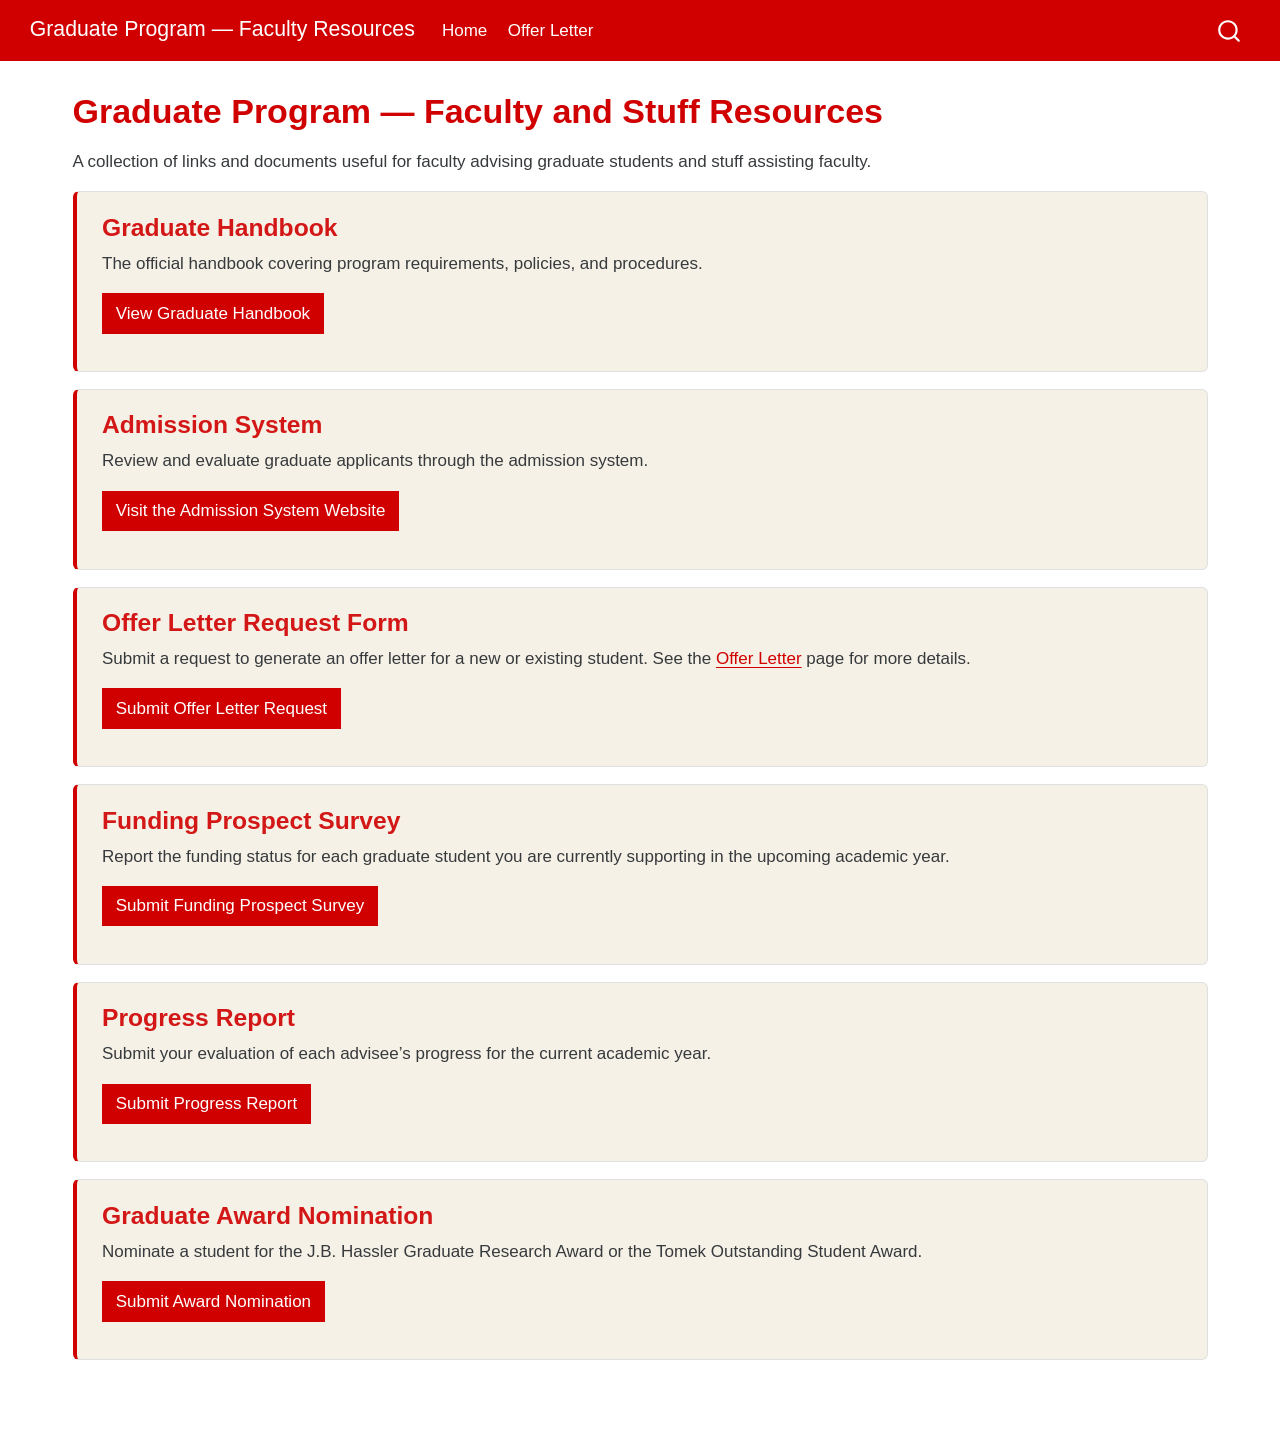
<file: docs/index.html>
<!DOCTYPE html>
<html xmlns="http://www.w3.org/1999/xhtml" lang="en" xml:lang="en"><head>

<meta charset="utf-8">
<meta name="generator" content="quarto-1.7.32">

<meta name="viewport" content="width=device-width, initial-scale=1.0, user-scalable=yes">


<title>Graduate Program — Faculty and Stuff Resources – Graduate Program — Faculty Resources</title>
<style>
code{white-space: pre-wrap;}
span.smallcaps{font-variant: small-caps;}
div.columns{display: flex; gap: min(4vw, 1.5em);}
div.column{flex: auto; overflow-x: auto;}
div.hanging-indent{margin-left: 1.5em; text-indent: -1.5em;}
ul.task-list{list-style: none;}
ul.task-list li input[type="checkbox"] {
  width: 0.8em;
  margin: 0 0.8em 0.2em -1em; /* quarto-specific, see https://github.com/quarto-dev/quarto-cli/issues/4556 */ 
  vertical-align: middle;
}
</style>


<script src="site_libs/quarto-nav/quarto-nav.js"></script>
<script src="site_libs/quarto-nav/headroom.min.js"></script>
<script src="site_libs/clipboard/clipboard.min.js"></script>
<script src="site_libs/quarto-search/autocomplete.umd.js"></script>
<script src="site_libs/quarto-search/fuse.min.js"></script>
<script src="site_libs/quarto-search/quarto-search.js"></script>
<meta name="quarto:offset" content="./">
<script src="site_libs/quarto-html/quarto.js" type="module"></script>
<script src="site_libs/quarto-html/tabsets/tabsets.js" type="module"></script>
<script src="site_libs/quarto-html/popper.min.js"></script>
<script src="site_libs/quarto-html/tippy.umd.min.js"></script>
<script src="site_libs/quarto-html/anchor.min.js"></script>
<link href="site_libs/quarto-html/tippy.css" rel="stylesheet">
<link href="site_libs/quarto-html/quarto-syntax-highlighting-37eea08aefeeee20ff55810ff984fec1.css" rel="stylesheet" id="quarto-text-highlighting-styles">
<script src="site_libs/bootstrap/bootstrap.min.js"></script>
<link href="site_libs/bootstrap/bootstrap-icons.css" rel="stylesheet">
<link href="site_libs/bootstrap/bootstrap-75c5edff197cda3cdc5ed9a841f1afc7.min.css" rel="stylesheet" append-hash="true" id="quarto-bootstrap" data-mode="light">
<script id="quarto-search-options" type="application/json">{
  "location": "navbar",
  "copy-button": false,
  "collapse-after": 3,
  "panel-placement": "end",
  "type": "overlay",
  "limit": 50,
  "keyboard-shortcut": [
    "f",
    "/",
    "s"
  ],
  "show-item-context": false,
  "language": {
    "search-no-results-text": "No results",
    "search-matching-documents-text": "matching documents",
    "search-copy-link-title": "Copy link to search",
    "search-hide-matches-text": "Hide additional matches",
    "search-more-match-text": "more match in this document",
    "search-more-matches-text": "more matches in this document",
    "search-clear-button-title": "Clear",
    "search-text-placeholder": "",
    "search-detached-cancel-button-title": "Cancel",
    "search-submit-button-title": "Submit",
    "search-label": "Search"
  }
}</script>


<meta property="og:title" content="Graduate Program — Faculty and Stuff Resources – Graduate Program — Faculty Resources">
<meta property="og:description" content="">
<meta property="og:site_name" content="Graduate Program — Faculty Resources">
</head>

<body class="nav-fixed quarto-light">

<div id="quarto-search-results"></div>
  <header id="quarto-header" class="headroom fixed-top">
    <nav class="navbar navbar-expand-lg " data-bs-theme="dark">
      <div class="navbar-container container-fluid">
      <div class="navbar-brand-container mx-auto">
    <a class="navbar-brand" href="./index.html">
    <span class="navbar-title">Graduate Program — Faculty Resources</span>
    </a>
  </div>
            <div id="quarto-search" class="" title="Search"></div>
          <button class="navbar-toggler" type="button" data-bs-toggle="collapse" data-bs-target="#navbarCollapse" aria-controls="navbarCollapse" role="menu" aria-expanded="false" aria-label="Toggle navigation" onclick="if (window.quartoToggleHeadroom) { window.quartoToggleHeadroom(); }">
  <span class="navbar-toggler-icon"></span>
</button>
          <div class="collapse navbar-collapse" id="navbarCollapse">
            <ul class="navbar-nav navbar-nav-scroll me-auto">
  <li class="nav-item">
    <a class="nav-link active" href="./index.html" aria-current="page"> 
<span class="menu-text">Home</span></a>
  </li>  
  <li class="nav-item">
    <a class="nav-link" href="./offer-letter.html"> 
<span class="menu-text">Offer Letter</span></a>
  </li>  
</ul>
          </div> <!-- /navcollapse -->
            <div class="quarto-navbar-tools">
</div>
      </div> <!-- /container-fluid -->
    </nav>
</header>
<!-- content -->
<div id="quarto-content" class="quarto-container page-columns page-rows-contents page-layout-full page-navbar">
<!-- sidebar -->
<!-- margin-sidebar -->
    
<!-- main -->
<main class="content column-page" id="quarto-document-content">

<header id="title-block-header" class="quarto-title-block default">
<div class="quarto-title">
<h1 class="title">Graduate Program — Faculty and Stuff Resources</h1>
</div>



<div class="quarto-title-meta column-page">

    
  
    
  </div>
  


</header>


<p>A collection of links and documents useful for faculty advising graduate students and stuff assisting faculty.</p>
<section id="graduate-handbook" class="level3 resource-card">
<h3 class="anchored" data-anchor-id="graduate-handbook">Graduate Handbook</h3>
<p>The official handbook covering program requirements, policies, and procedures.</p>
<p><a href="handbook/index.html" class="btn btn-primary">View Graduate Handbook</a></p>
</section>
<section id="admission-system" class="level3 resource-card">
<h3 class="anchored" data-anchor-id="admission-system">Admission System</h3>
<p>Review and evaluate graduate applicants through the admission system.</p>
<p><a href="http://go.unl.edu/grad-admit" class="btn btn-primary">Visit the Admission System Website</a></p>
</section>
<section id="offer-letter-request-form" class="level3 resource-card">
<h3 class="anchored" data-anchor-id="offer-letter-request-form">Offer Letter Request Form</h3>
<p>Submit a request to generate an offer letter for a new or existing student. See the <a href="./offer-letter.html">Offer Letter</a> page for more details.</p>
<p><a href="https://script.google.com/macros/s/AKfycbyHAvpu_tH0o9gO7aVUkWvyAjfIdNLRA--xH2B9jdLjE8R2g6spRIekLAWOMuSr9ptrMQ/exec" class="btn btn-primary">Submit Offer Letter Request</a></p>
</section>
<section id="funding-prospect-survey" class="level3 resource-card">
<h3 class="anchored" data-anchor-id="funding-prospect-survey">Funding Prospect Survey</h3>
<p>Report the funding status for each graduate student you are currently supporting in the upcoming academic year.</p>
<p><a href="https://script.google.com/macros/s/AKfycbzyhNea_V7bQaQnw_u6R6zon5amTZ_Pv9pOFje_9Xn8S6-_i98ggy11B7zNRjfDlcwp/exec" class="btn btn-primary">Submit Funding Prospect Survey</a></p>
</section>
<section id="progress-report" class="level3 resource-card">
<h3 class="anchored" data-anchor-id="progress-report">Progress Report</h3>
<p>Submit your evaluation of each advisee’s progress for the current academic year.</p>
<p><a href="https://script.google.com/macros/s/AKfycbxddpNMGXCWcf2VDLYydbAhO1SJfTt8M5uQpdWJ19H9t_Z2EggouKkk31lokQe4N_AfJw/exec" class="btn btn-primary">Submit Progress Report</a></p>
</section>
<section id="graduate-award-nomination" class="level3 resource-card">
<h3 class="anchored" data-anchor-id="graduate-award-nomination">Graduate Award Nomination</h3>
<p>Nominate a student for the J.B. Hassler Graduate Research Award or the Tomek Outstanding Student Award.</p>
<p><a href="https://script.google.com/macros/s/AKfycbxa7hXmOCkZhOEdfNa3gT23Lsm--2WcBTDQEy_qBX-O3TXoO_pQ0bZqVoCAgNmN1bB6hQ/exec" class="btn btn-primary">Submit Award Nomination</a></p>
</section>



</main> <!-- /main -->
<script id="quarto-html-after-body" type="application/javascript">
  window.document.addEventListener("DOMContentLoaded", function (event) {
    const icon = "";
    const anchorJS = new window.AnchorJS();
    anchorJS.options = {
      placement: 'right',
      icon: icon
    };
    anchorJS.add('.anchored');
    const isCodeAnnotation = (el) => {
      for (const clz of el.classList) {
        if (clz.startsWith('code-annotation-')) {                     
          return true;
        }
      }
      return false;
    }
    const onCopySuccess = function(e) {
      // button target
      const button = e.trigger;
      // don't keep focus
      button.blur();
      // flash "checked"
      button.classList.add('code-copy-button-checked');
      var currentTitle = button.getAttribute("title");
      button.setAttribute("title", "Copied!");
      let tooltip;
      if (window.bootstrap) {
        button.setAttribute("data-bs-toggle", "tooltip");
        button.setAttribute("data-bs-placement", "left");
        button.setAttribute("data-bs-title", "Copied!");
        tooltip = new bootstrap.Tooltip(button, 
          { trigger: "manual", 
            customClass: "code-copy-button-tooltip",
            offset: [0, -8]});
        tooltip.show();    
      }
      setTimeout(function() {
        if (tooltip) {
          tooltip.hide();
          button.removeAttribute("data-bs-title");
          button.removeAttribute("data-bs-toggle");
          button.removeAttribute("data-bs-placement");
        }
        button.setAttribute("title", currentTitle);
        button.classList.remove('code-copy-button-checked');
      }, 1000);
      // clear code selection
      e.clearSelection();
    }
    const getTextToCopy = function(trigger) {
        const codeEl = trigger.previousElementSibling.cloneNode(true);
        for (const childEl of codeEl.children) {
          if (isCodeAnnotation(childEl)) {
            childEl.remove();
          }
        }
        return codeEl.innerText;
    }
    const clipboard = new window.ClipboardJS('.code-copy-button:not([data-in-quarto-modal])', {
      text: getTextToCopy
    });
    clipboard.on('success', onCopySuccess);
    if (window.document.getElementById('quarto-embedded-source-code-modal')) {
      const clipboardModal = new window.ClipboardJS('.code-copy-button[data-in-quarto-modal]', {
        text: getTextToCopy,
        container: window.document.getElementById('quarto-embedded-source-code-modal')
      });
      clipboardModal.on('success', onCopySuccess);
    }
      var localhostRegex = new RegExp(/^(?:http|https):\/\/localhost\:?[0-9]*\//);
      var mailtoRegex = new RegExp(/^mailto:/);
        var filterRegex = new RegExp('/' + window.location.host + '/');
      var isInternal = (href) => {
          return filterRegex.test(href) || localhostRegex.test(href) || mailtoRegex.test(href);
      }
      // Inspect non-navigation links and adorn them if external
     var links = window.document.querySelectorAll('a[href]:not(.nav-link):not(.navbar-brand):not(.toc-action):not(.sidebar-link):not(.sidebar-item-toggle):not(.pagination-link):not(.no-external):not([aria-hidden]):not(.dropdown-item):not(.quarto-navigation-tool):not(.about-link)');
      for (var i=0; i<links.length; i++) {
        const link = links[i];
        if (!isInternal(link.href)) {
          // undo the damage that might have been done by quarto-nav.js in the case of
          // links that we want to consider external
          if (link.dataset.originalHref !== undefined) {
            link.href = link.dataset.originalHref;
          }
        }
      }
    function tippyHover(el, contentFn, onTriggerFn, onUntriggerFn) {
      const config = {
        allowHTML: true,
        maxWidth: 500,
        delay: 100,
        arrow: false,
        appendTo: function(el) {
            return el.parentElement;
        },
        interactive: true,
        interactiveBorder: 10,
        theme: 'quarto',
        placement: 'bottom-start',
      };
      if (contentFn) {
        config.content = contentFn;
      }
      if (onTriggerFn) {
        config.onTrigger = onTriggerFn;
      }
      if (onUntriggerFn) {
        config.onUntrigger = onUntriggerFn;
      }
      window.tippy(el, config); 
    }
    const noterefs = window.document.querySelectorAll('a[role="doc-noteref"]');
    for (var i=0; i<noterefs.length; i++) {
      const ref = noterefs[i];
      tippyHover(ref, function() {
        // use id or data attribute instead here
        let href = ref.getAttribute('data-footnote-href') || ref.getAttribute('href');
        try { href = new URL(href).hash; } catch {}
        const id = href.replace(/^#\/?/, "");
        const note = window.document.getElementById(id);
        if (note) {
          return note.innerHTML;
        } else {
          return "";
        }
      });
    }
    const xrefs = window.document.querySelectorAll('a.quarto-xref');
    const processXRef = (id, note) => {
      // Strip column container classes
      const stripColumnClz = (el) => {
        el.classList.remove("page-full", "page-columns");
        if (el.children) {
          for (const child of el.children) {
            stripColumnClz(child);
          }
        }
      }
      stripColumnClz(note)
      if (id === null || id.startsWith('sec-')) {
        // Special case sections, only their first couple elements
        const container = document.createElement("div");
        if (note.children && note.children.length > 2) {
          container.appendChild(note.children[0].cloneNode(true));
          for (let i = 1; i < note.children.length; i++) {
            const child = note.children[i];
            if (child.tagName === "P" && child.innerText === "") {
              continue;
            } else {
              container.appendChild(child.cloneNode(true));
              break;
            }
          }
          if (window.Quarto?.typesetMath) {
            window.Quarto.typesetMath(container);
          }
          return container.innerHTML
        } else {
          if (window.Quarto?.typesetMath) {
            window.Quarto.typesetMath(note);
          }
          return note.innerHTML;
        }
      } else {
        // Remove any anchor links if they are present
        const anchorLink = note.querySelector('a.anchorjs-link');
        if (anchorLink) {
          anchorLink.remove();
        }
        if (window.Quarto?.typesetMath) {
          window.Quarto.typesetMath(note);
        }
        if (note.classList.contains("callout")) {
          return note.outerHTML;
        } else {
          return note.innerHTML;
        }
      }
    }
    for (var i=0; i<xrefs.length; i++) {
      const xref = xrefs[i];
      tippyHover(xref, undefined, function(instance) {
        instance.disable();
        let url = xref.getAttribute('href');
        let hash = undefined; 
        if (url.startsWith('#')) {
          hash = url;
        } else {
          try { hash = new URL(url).hash; } catch {}
        }
        if (hash) {
          const id = hash.replace(/^#\/?/, "");
          const note = window.document.getElementById(id);
          if (note !== null) {
            try {
              const html = processXRef(id, note.cloneNode(true));
              instance.setContent(html);
            } finally {
              instance.enable();
              instance.show();
            }
          } else {
            // See if we can fetch this
            fetch(url.split('#')[0])
            .then(res => res.text())
            .then(html => {
              const parser = new DOMParser();
              const htmlDoc = parser.parseFromString(html, "text/html");
              const note = htmlDoc.getElementById(id);
              if (note !== null) {
                const html = processXRef(id, note);
                instance.setContent(html);
              } 
            }).finally(() => {
              instance.enable();
              instance.show();
            });
          }
        } else {
          // See if we can fetch a full url (with no hash to target)
          // This is a special case and we should probably do some content thinning / targeting
          fetch(url)
          .then(res => res.text())
          .then(html => {
            const parser = new DOMParser();
            const htmlDoc = parser.parseFromString(html, "text/html");
            const note = htmlDoc.querySelector('main.content');
            if (note !== null) {
              // This should only happen for chapter cross references
              // (since there is no id in the URL)
              // remove the first header
              if (note.children.length > 0 && note.children[0].tagName === "HEADER") {
                note.children[0].remove();
              }
              const html = processXRef(null, note);
              instance.setContent(html);
            } 
          }).finally(() => {
            instance.enable();
            instance.show();
          });
        }
      }, function(instance) {
      });
    }
        let selectedAnnoteEl;
        const selectorForAnnotation = ( cell, annotation) => {
          let cellAttr = 'data-code-cell="' + cell + '"';
          let lineAttr = 'data-code-annotation="' +  annotation + '"';
          const selector = 'span[' + cellAttr + '][' + lineAttr + ']';
          return selector;
        }
        const selectCodeLines = (annoteEl) => {
          const doc = window.document;
          const targetCell = annoteEl.getAttribute("data-target-cell");
          const targetAnnotation = annoteEl.getAttribute("data-target-annotation");
          const annoteSpan = window.document.querySelector(selectorForAnnotation(targetCell, targetAnnotation));
          const lines = annoteSpan.getAttribute("data-code-lines").split(",");
          const lineIds = lines.map((line) => {
            return targetCell + "-" + line;
          })
          let top = null;
          let height = null;
          let parent = null;
          if (lineIds.length > 0) {
              //compute the position of the single el (top and bottom and make a div)
              const el = window.document.getElementById(lineIds[0]);
              top = el.offsetTop;
              height = el.offsetHeight;
              parent = el.parentElement.parentElement;
            if (lineIds.length > 1) {
              const lastEl = window.document.getElementById(lineIds[lineIds.length - 1]);
              const bottom = lastEl.offsetTop + lastEl.offsetHeight;
              height = bottom - top;
            }
            if (top !== null && height !== null && parent !== null) {
              // cook up a div (if necessary) and position it 
              let div = window.document.getElementById("code-annotation-line-highlight");
              if (div === null) {
                div = window.document.createElement("div");
                div.setAttribute("id", "code-annotation-line-highlight");
                div.style.position = 'absolute';
                parent.appendChild(div);
              }
              div.style.top = top - 2 + "px";
              div.style.height = height + 4 + "px";
              div.style.left = 0;
              let gutterDiv = window.document.getElementById("code-annotation-line-highlight-gutter");
              if (gutterDiv === null) {
                gutterDiv = window.document.createElement("div");
                gutterDiv.setAttribute("id", "code-annotation-line-highlight-gutter");
                gutterDiv.style.position = 'absolute';
                const codeCell = window.document.getElementById(targetCell);
                const gutter = codeCell.querySelector('.code-annotation-gutter');
                gutter.appendChild(gutterDiv);
              }
              gutterDiv.style.top = top - 2 + "px";
              gutterDiv.style.height = height + 4 + "px";
            }
            selectedAnnoteEl = annoteEl;
          }
        };
        const unselectCodeLines = () => {
          const elementsIds = ["code-annotation-line-highlight", "code-annotation-line-highlight-gutter"];
          elementsIds.forEach((elId) => {
            const div = window.document.getElementById(elId);
            if (div) {
              div.remove();
            }
          });
          selectedAnnoteEl = undefined;
        };
          // Handle positioning of the toggle
      window.addEventListener(
        "resize",
        throttle(() => {
          elRect = undefined;
          if (selectedAnnoteEl) {
            selectCodeLines(selectedAnnoteEl);
          }
        }, 10)
      );
      function throttle(fn, ms) {
      let throttle = false;
      let timer;
        return (...args) => {
          if(!throttle) { // first call gets through
              fn.apply(this, args);
              throttle = true;
          } else { // all the others get throttled
              if(timer) clearTimeout(timer); // cancel #2
              timer = setTimeout(() => {
                fn.apply(this, args);
                timer = throttle = false;
              }, ms);
          }
        };
      }
        // Attach click handler to the DT
        const annoteDls = window.document.querySelectorAll('dt[data-target-cell]');
        for (const annoteDlNode of annoteDls) {
          annoteDlNode.addEventListener('click', (event) => {
            const clickedEl = event.target;
            if (clickedEl !== selectedAnnoteEl) {
              unselectCodeLines();
              const activeEl = window.document.querySelector('dt[data-target-cell].code-annotation-active');
              if (activeEl) {
                activeEl.classList.remove('code-annotation-active');
              }
              selectCodeLines(clickedEl);
              clickedEl.classList.add('code-annotation-active');
            } else {
              // Unselect the line
              unselectCodeLines();
              clickedEl.classList.remove('code-annotation-active');
            }
          });
        }
    const findCites = (el) => {
      const parentEl = el.parentElement;
      if (parentEl) {
        const cites = parentEl.dataset.cites;
        if (cites) {
          return {
            el,
            cites: cites.split(' ')
          };
        } else {
          return findCites(el.parentElement)
        }
      } else {
        return undefined;
      }
    };
    var bibliorefs = window.document.querySelectorAll('a[role="doc-biblioref"]');
    for (var i=0; i<bibliorefs.length; i++) {
      const ref = bibliorefs[i];
      const citeInfo = findCites(ref);
      if (citeInfo) {
        tippyHover(citeInfo.el, function() {
          var popup = window.document.createElement('div');
          citeInfo.cites.forEach(function(cite) {
            var citeDiv = window.document.createElement('div');
            citeDiv.classList.add('hanging-indent');
            citeDiv.classList.add('csl-entry');
            var biblioDiv = window.document.getElementById('ref-' + cite);
            if (biblioDiv) {
              citeDiv.innerHTML = biblioDiv.innerHTML;
            }
            popup.appendChild(citeDiv);
          });
          return popup.innerHTML;
        });
      }
    }
  });
  </script>
</div> <!-- /content -->




</body></html>
</file>
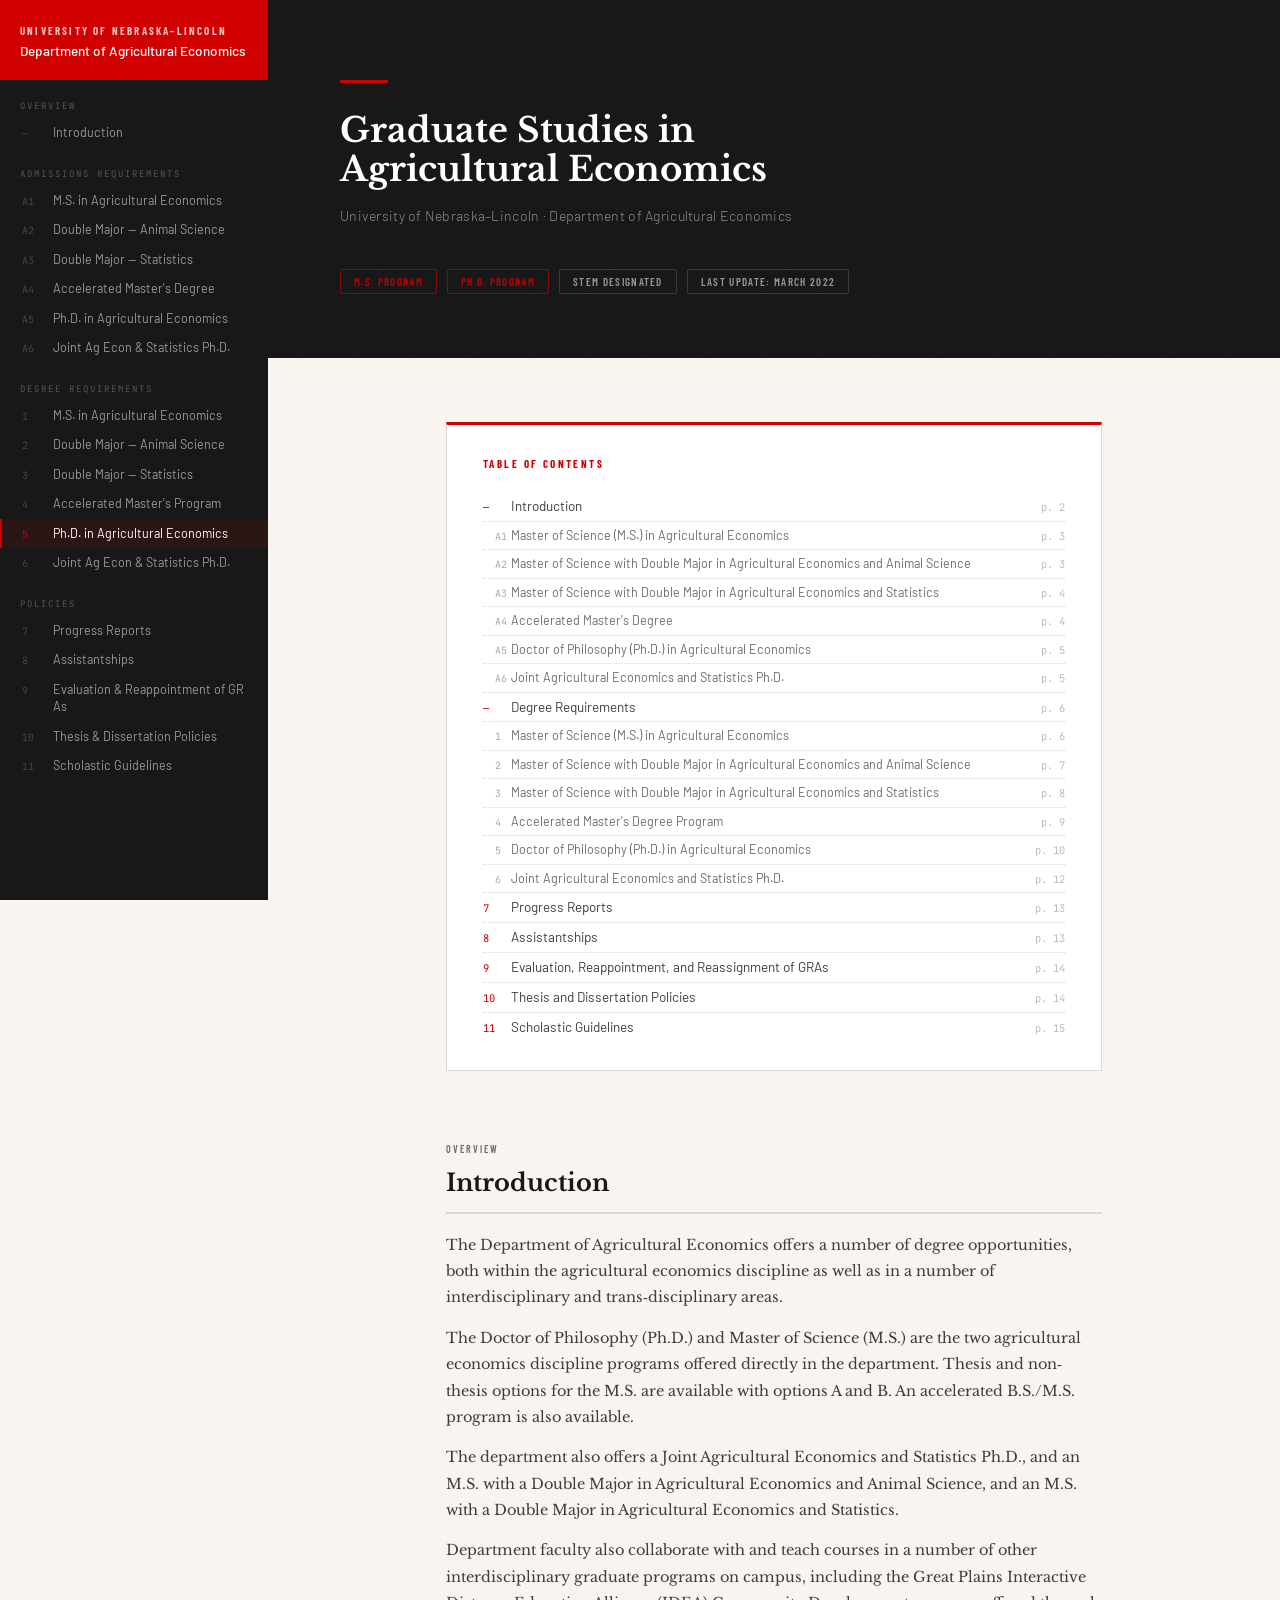
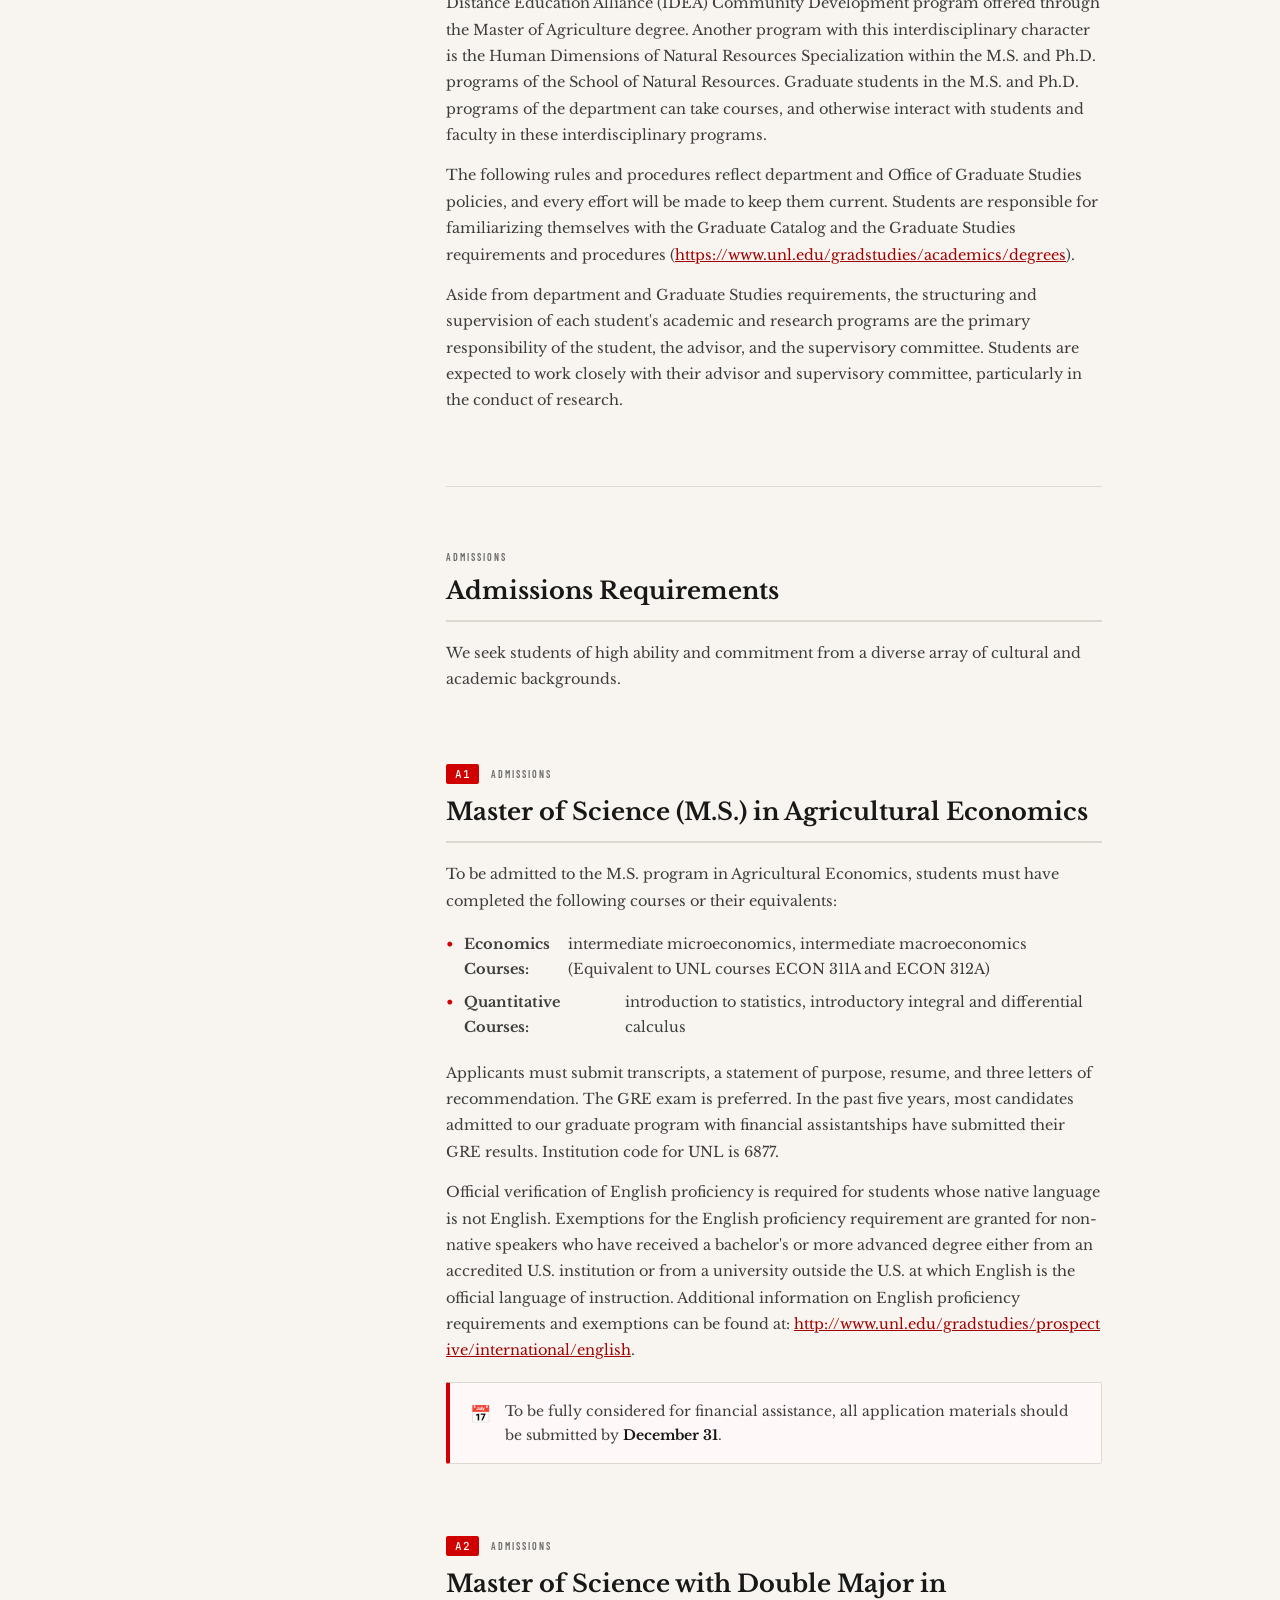
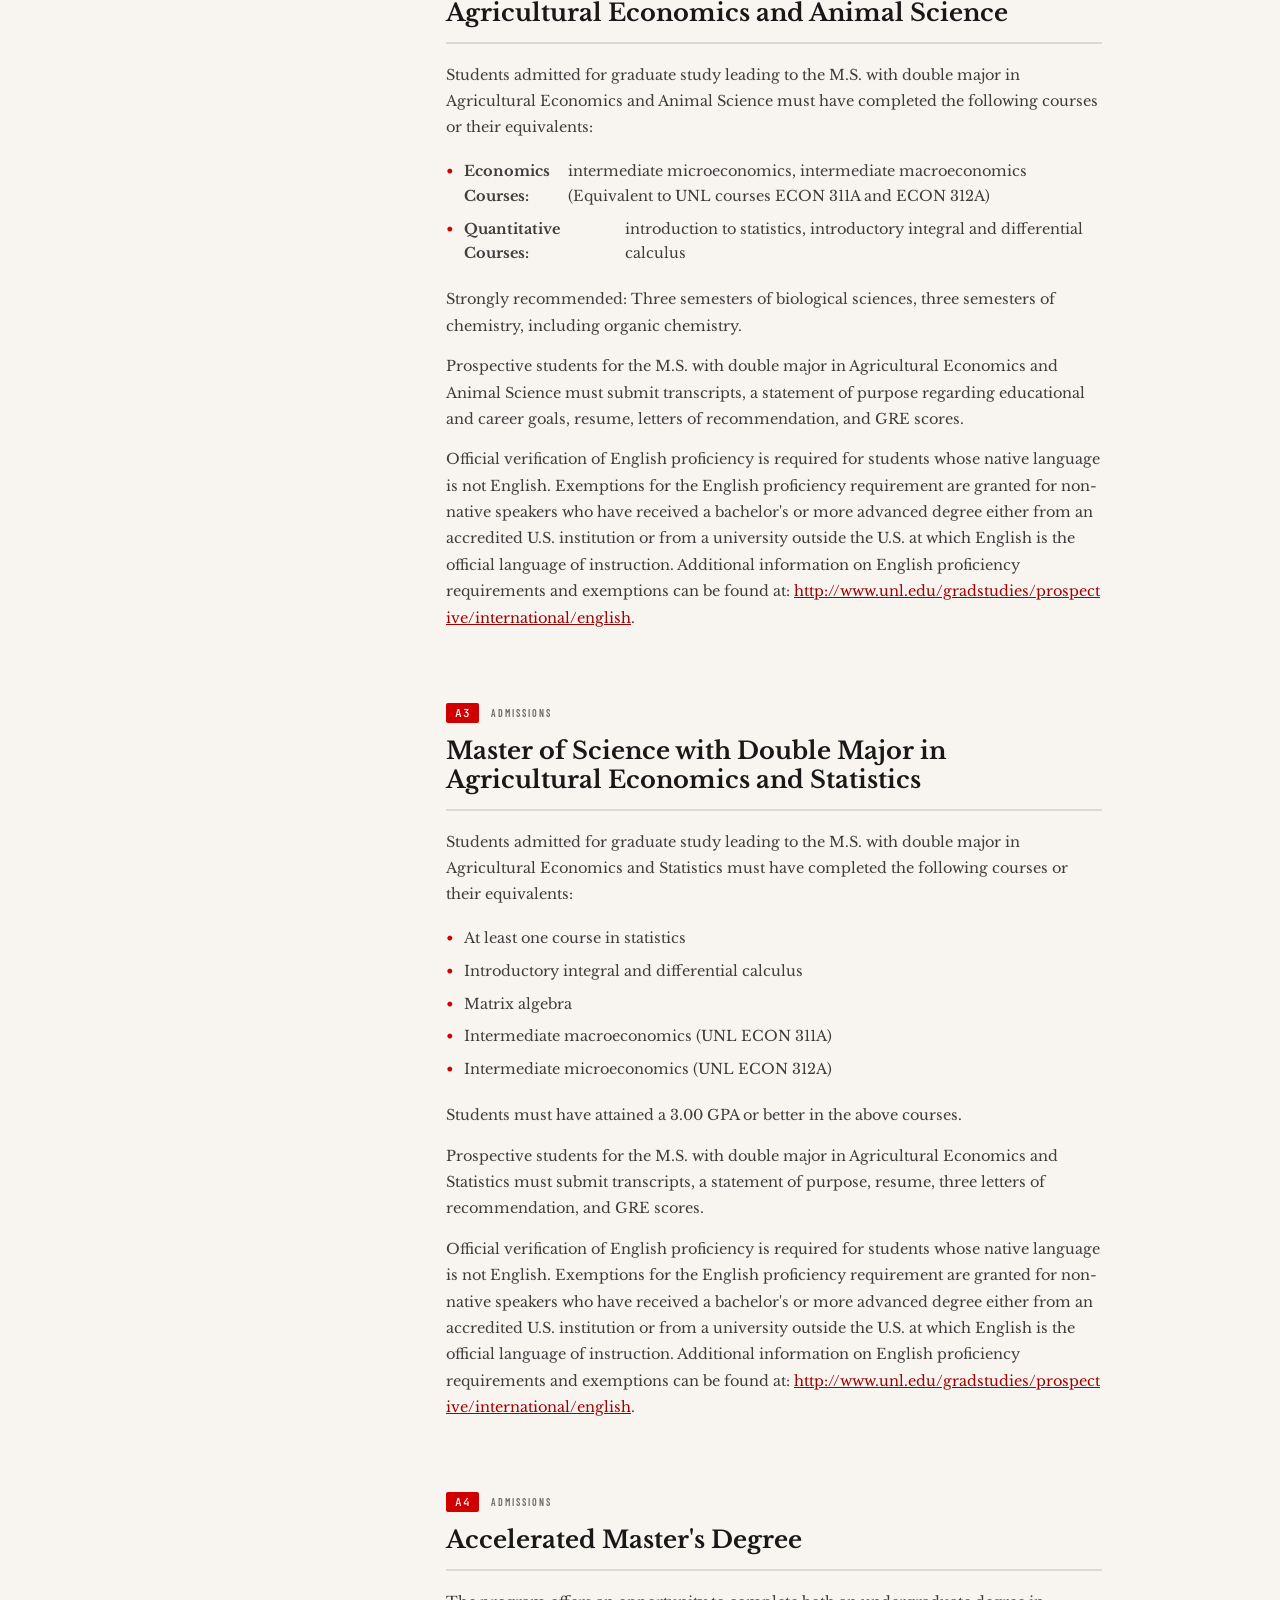
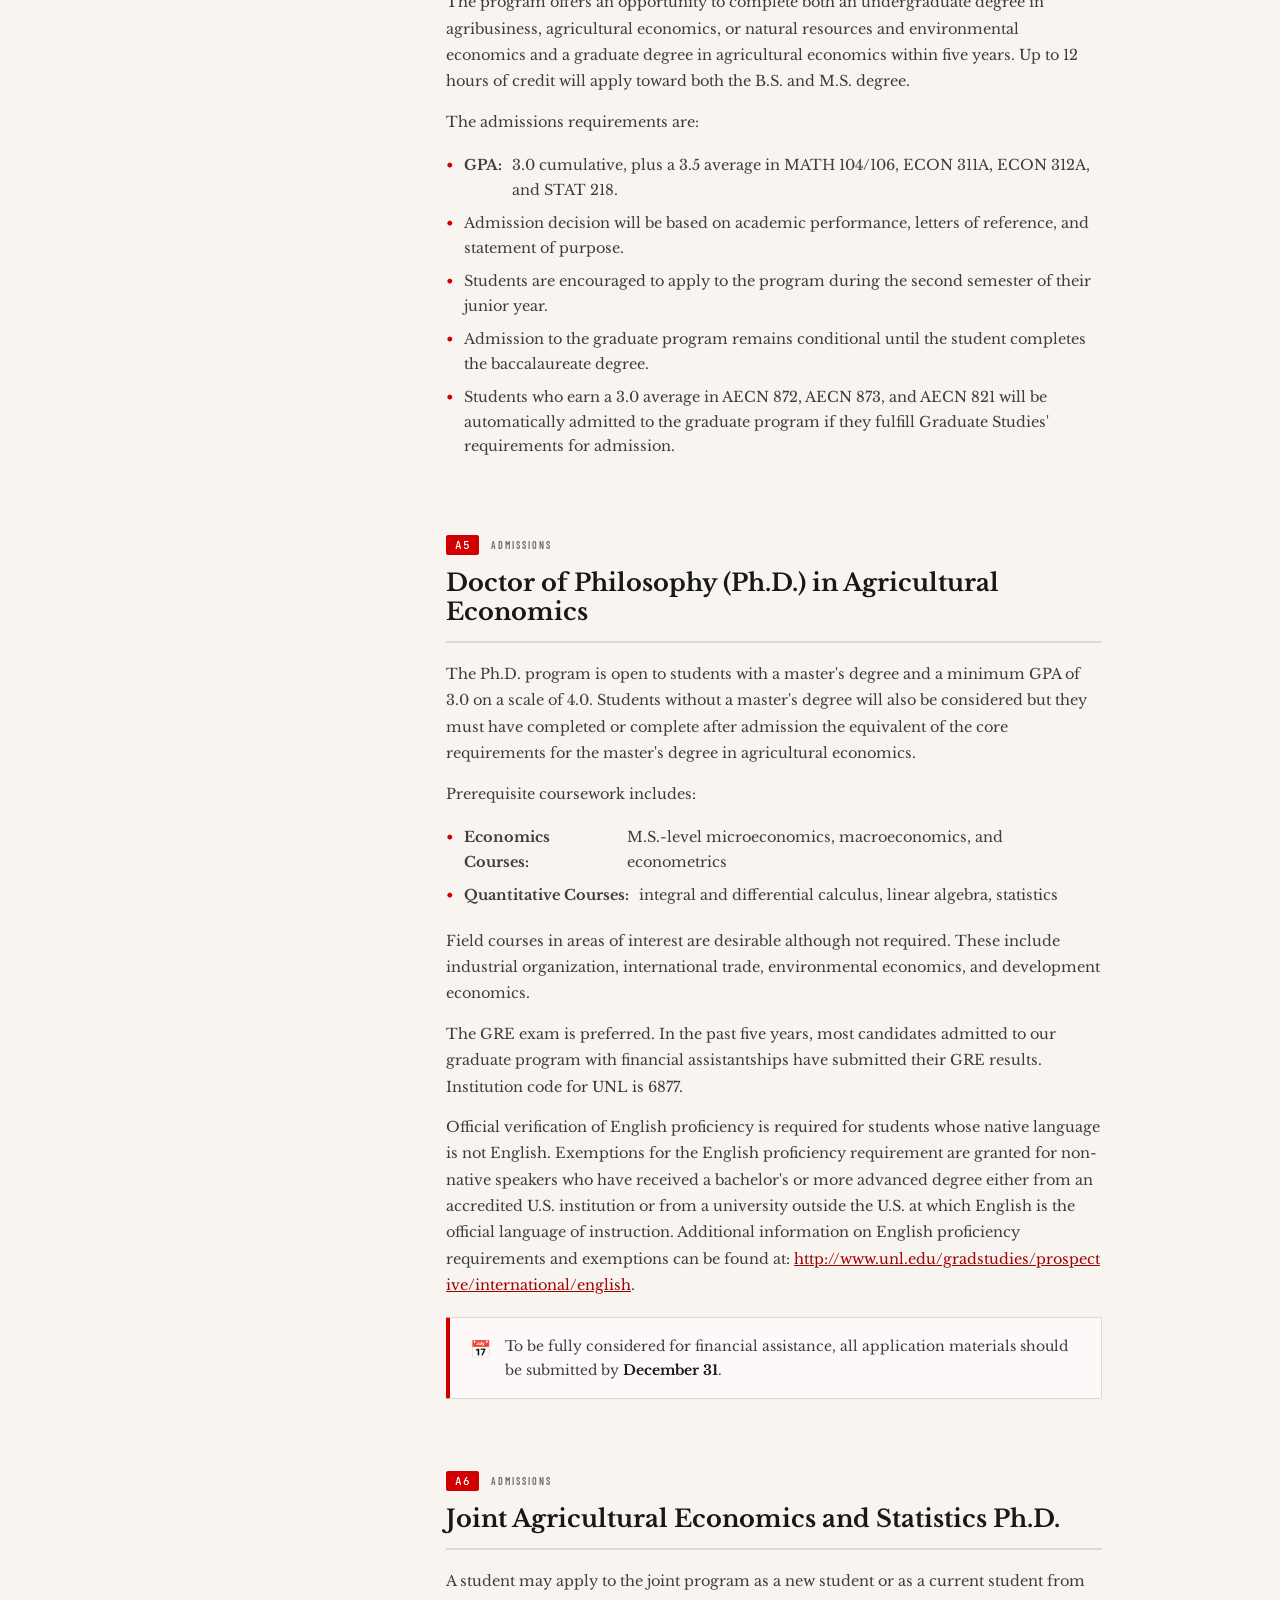
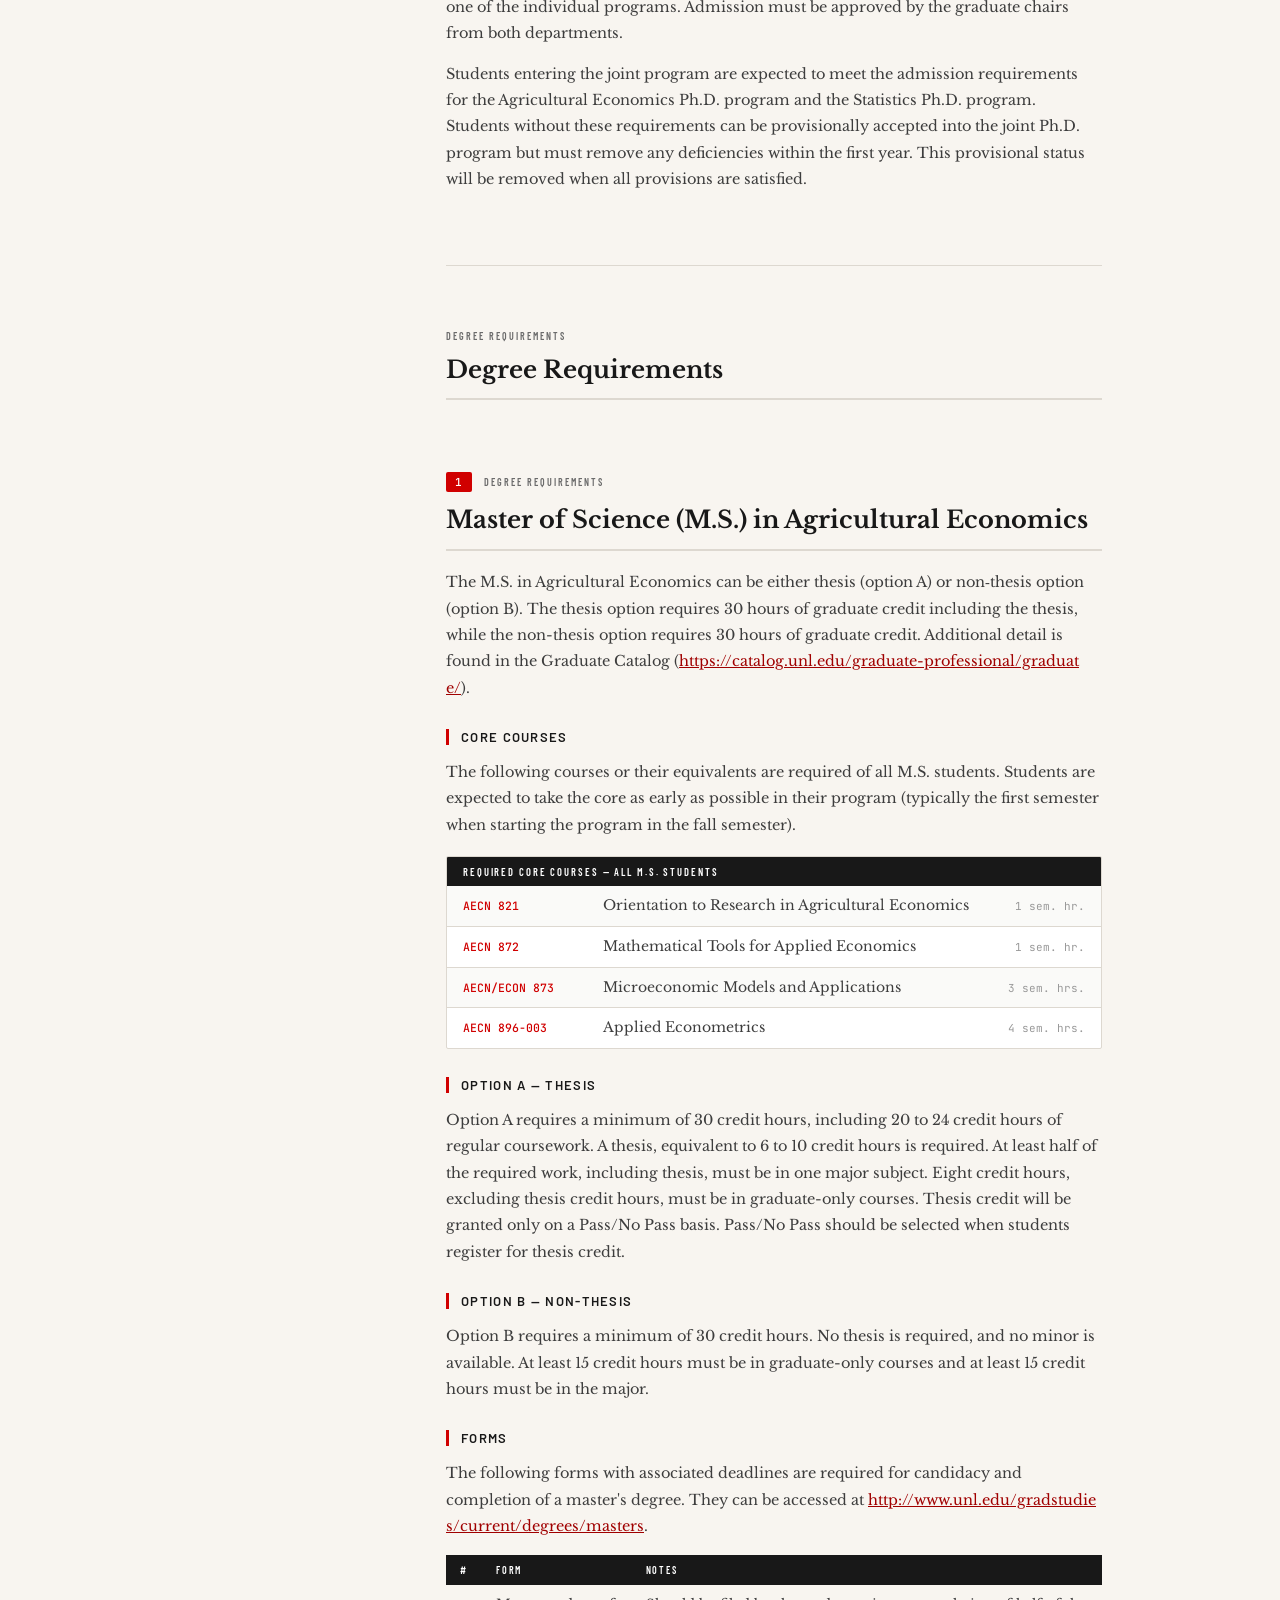
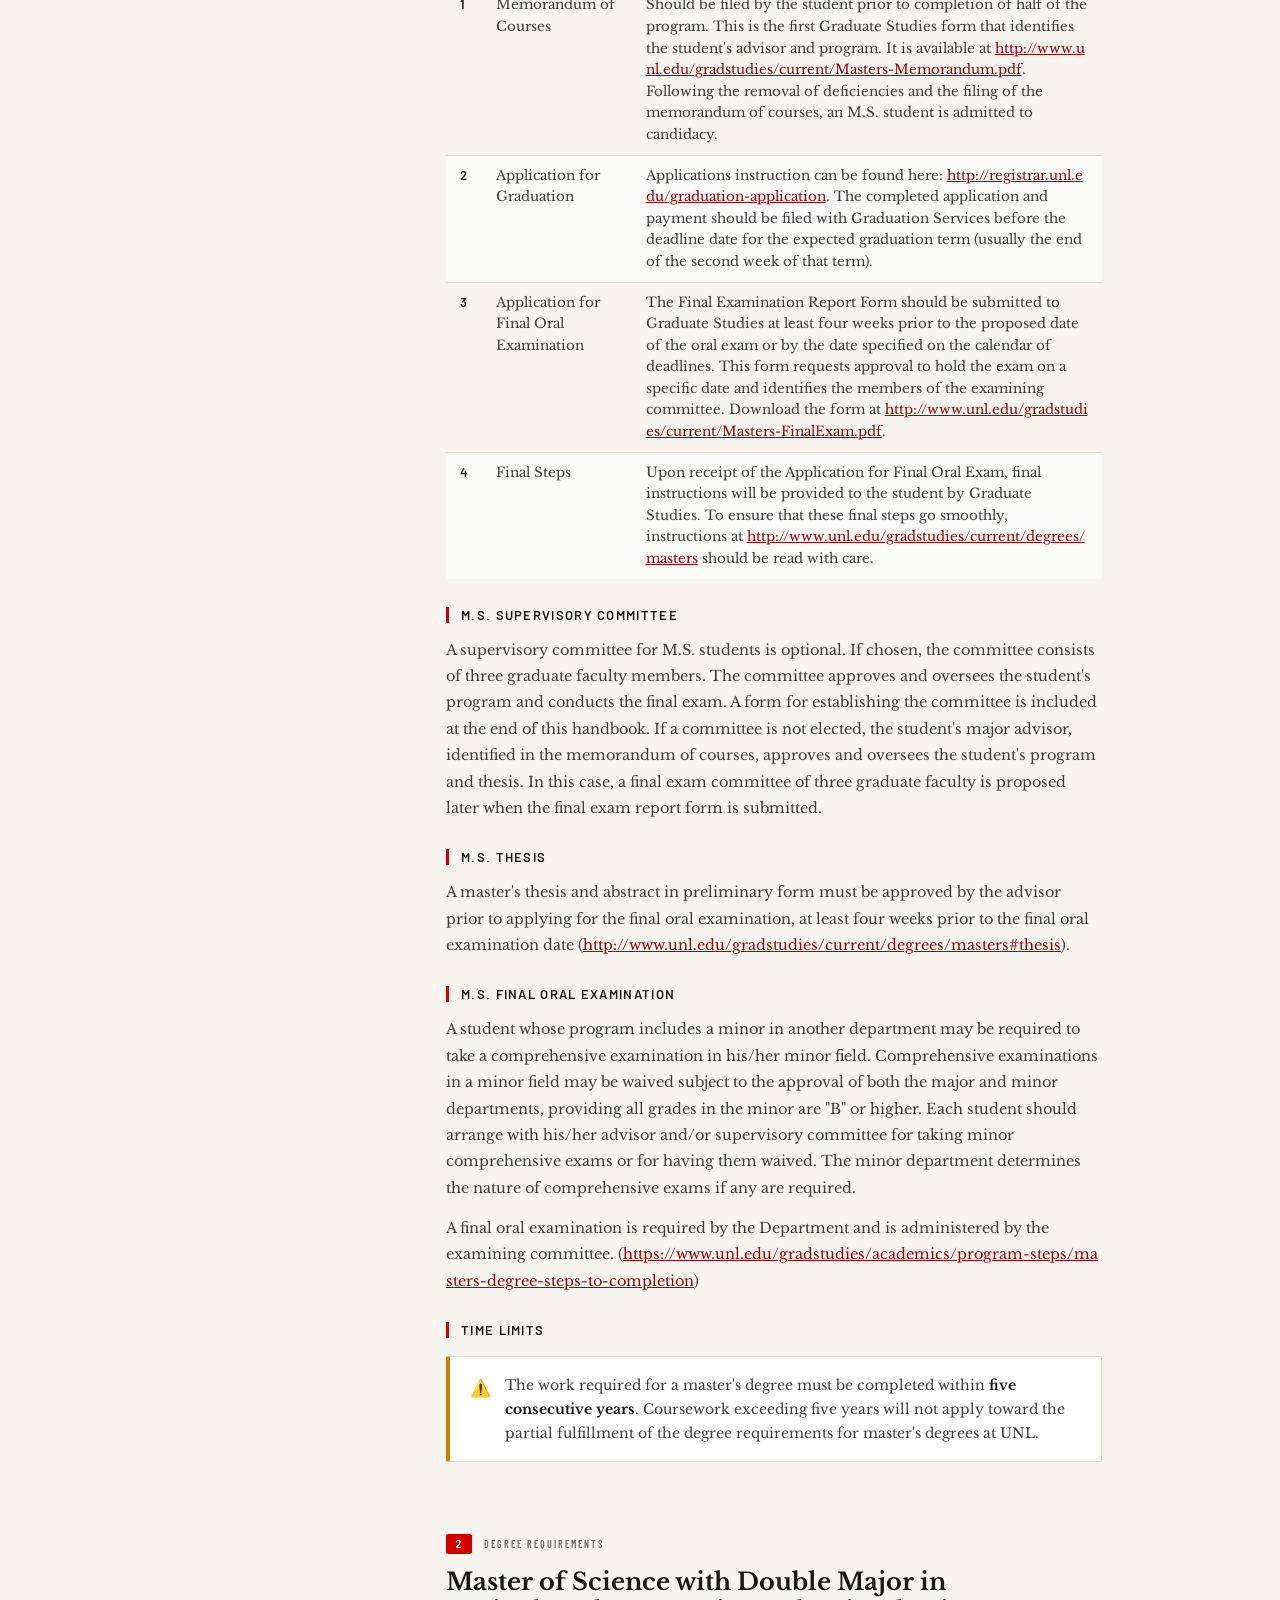
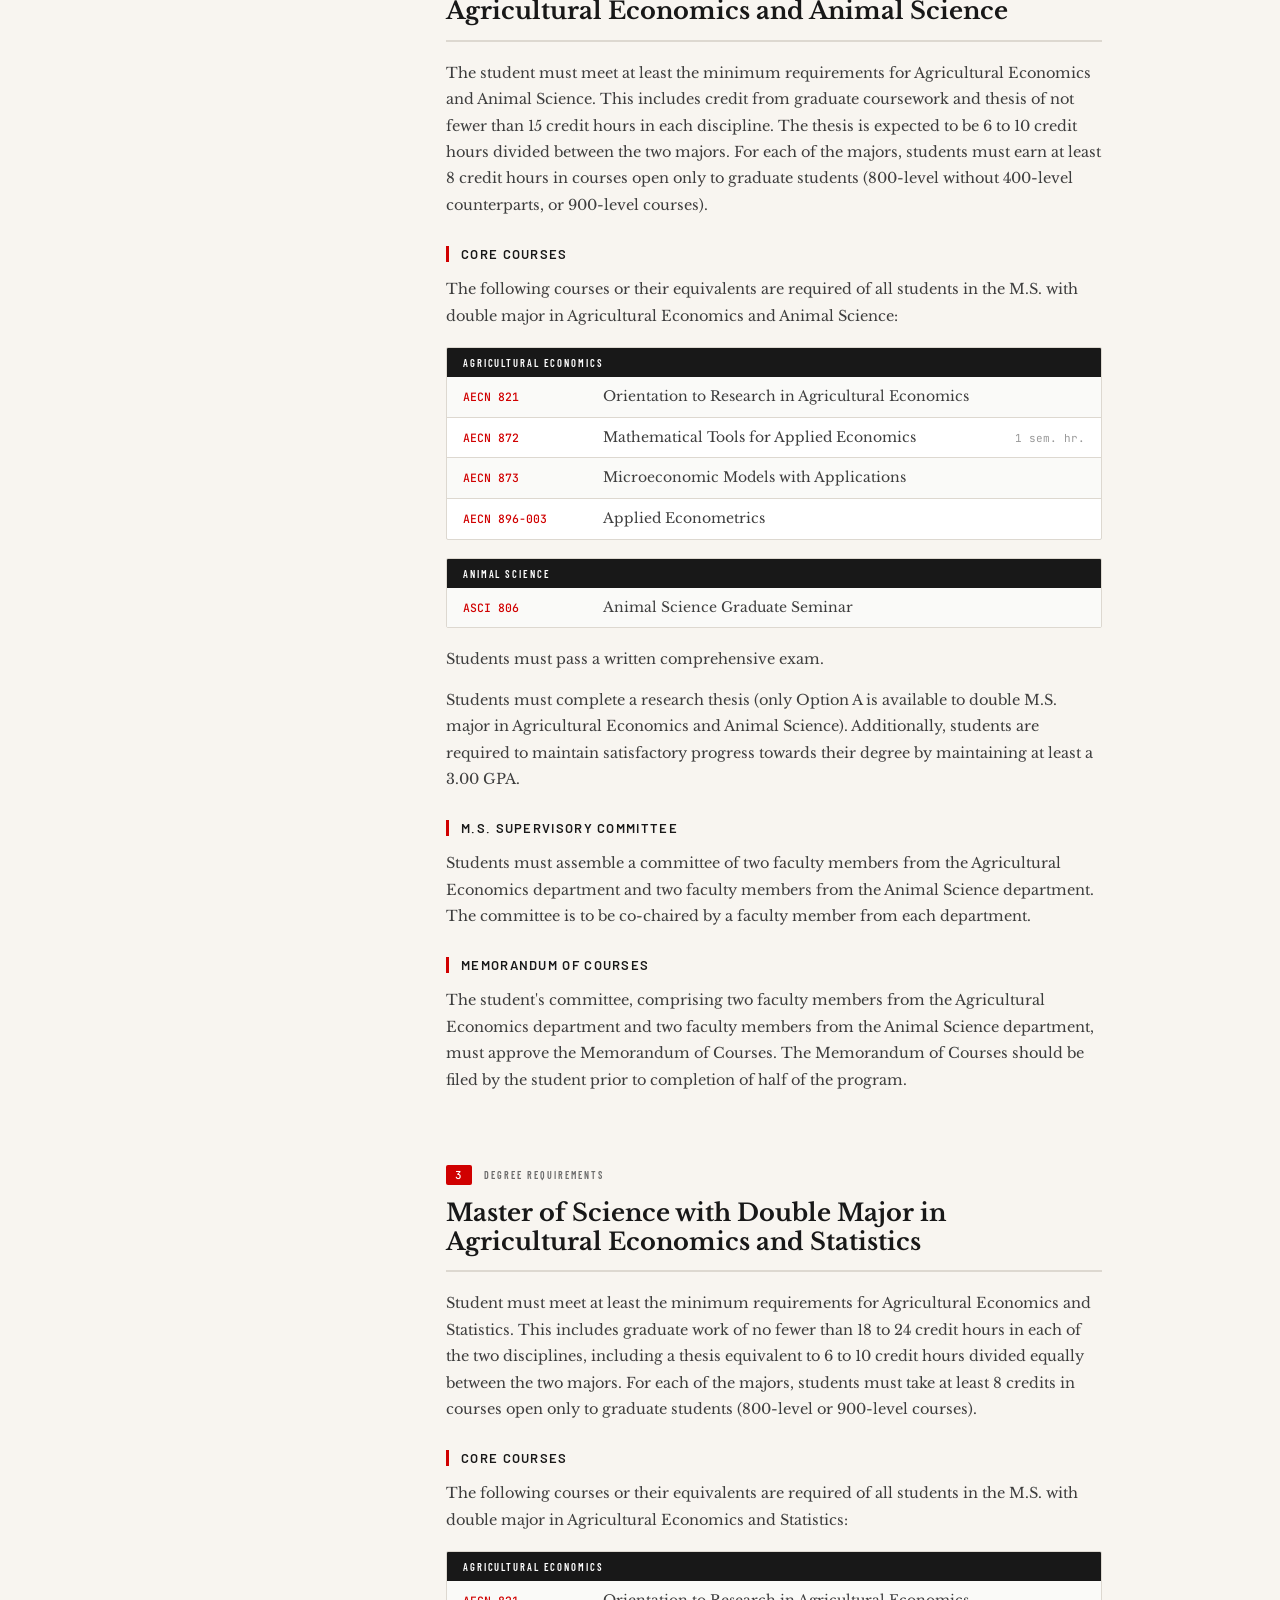
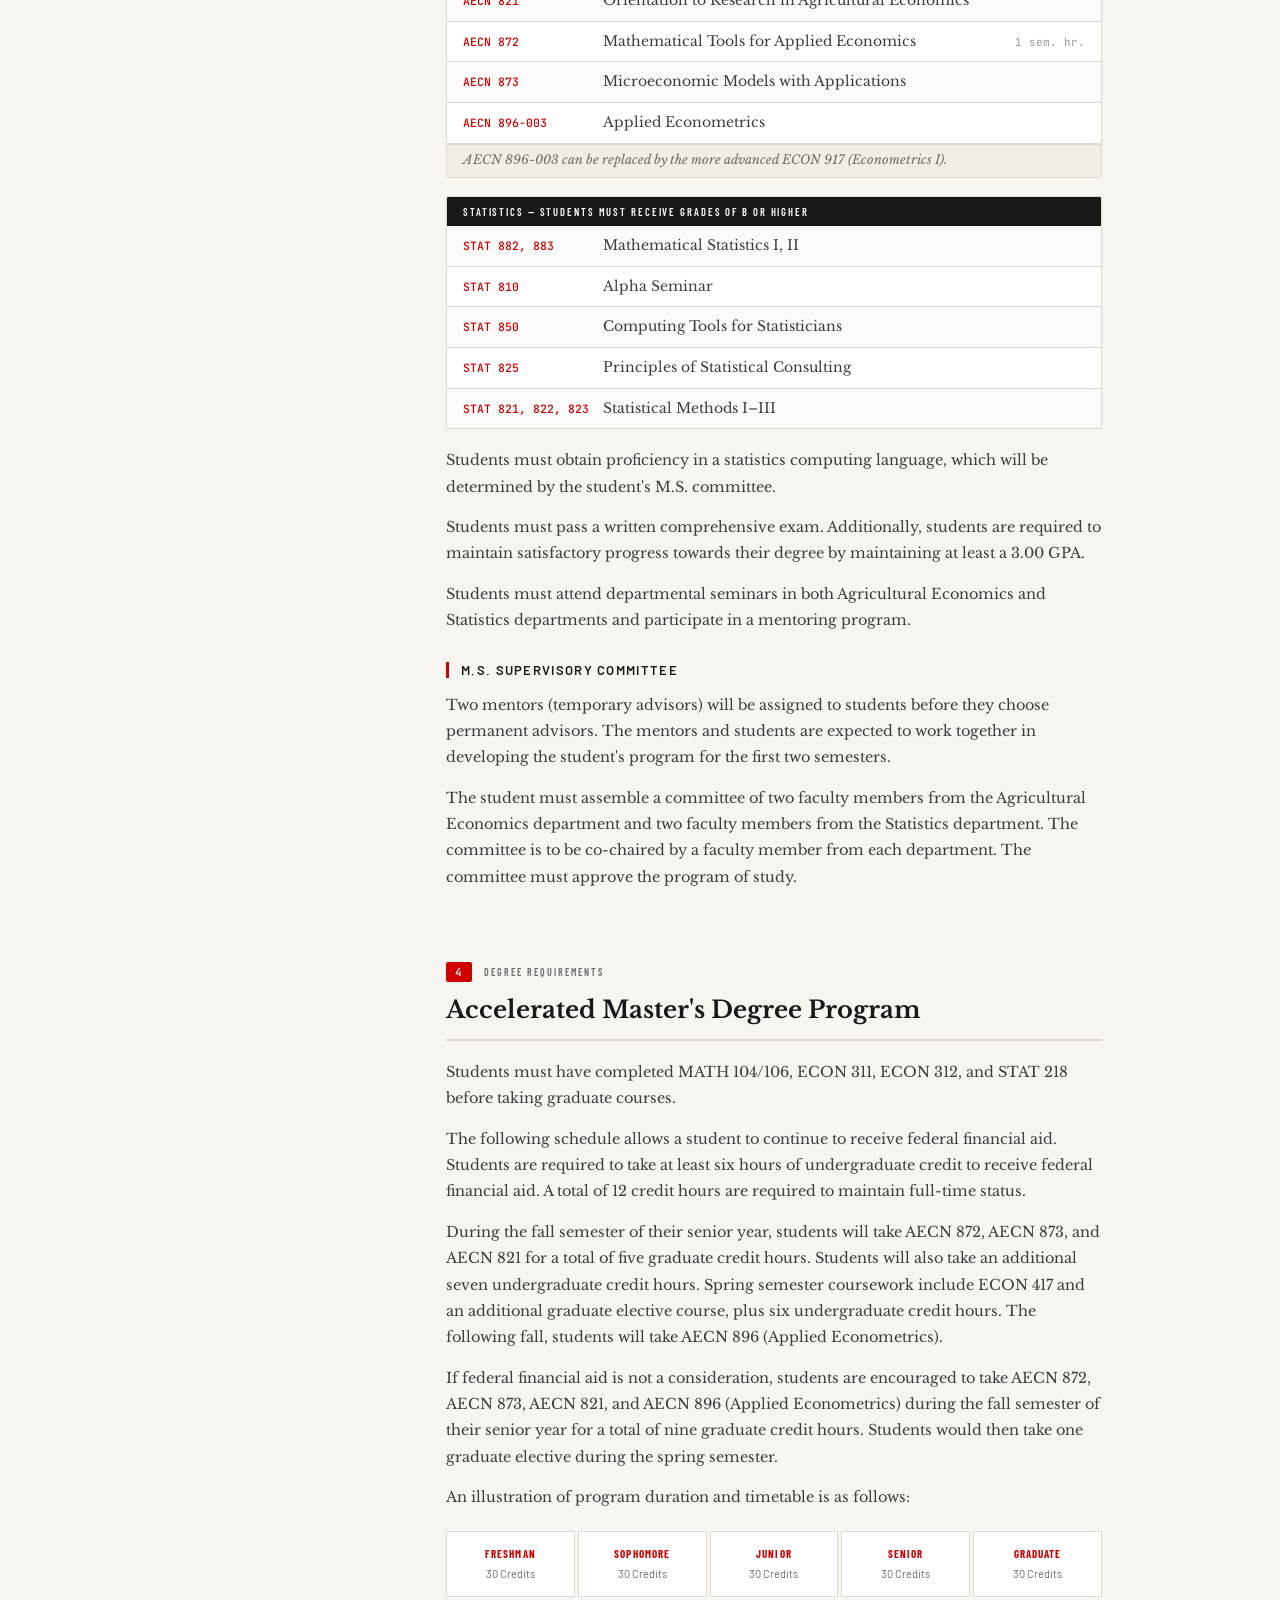
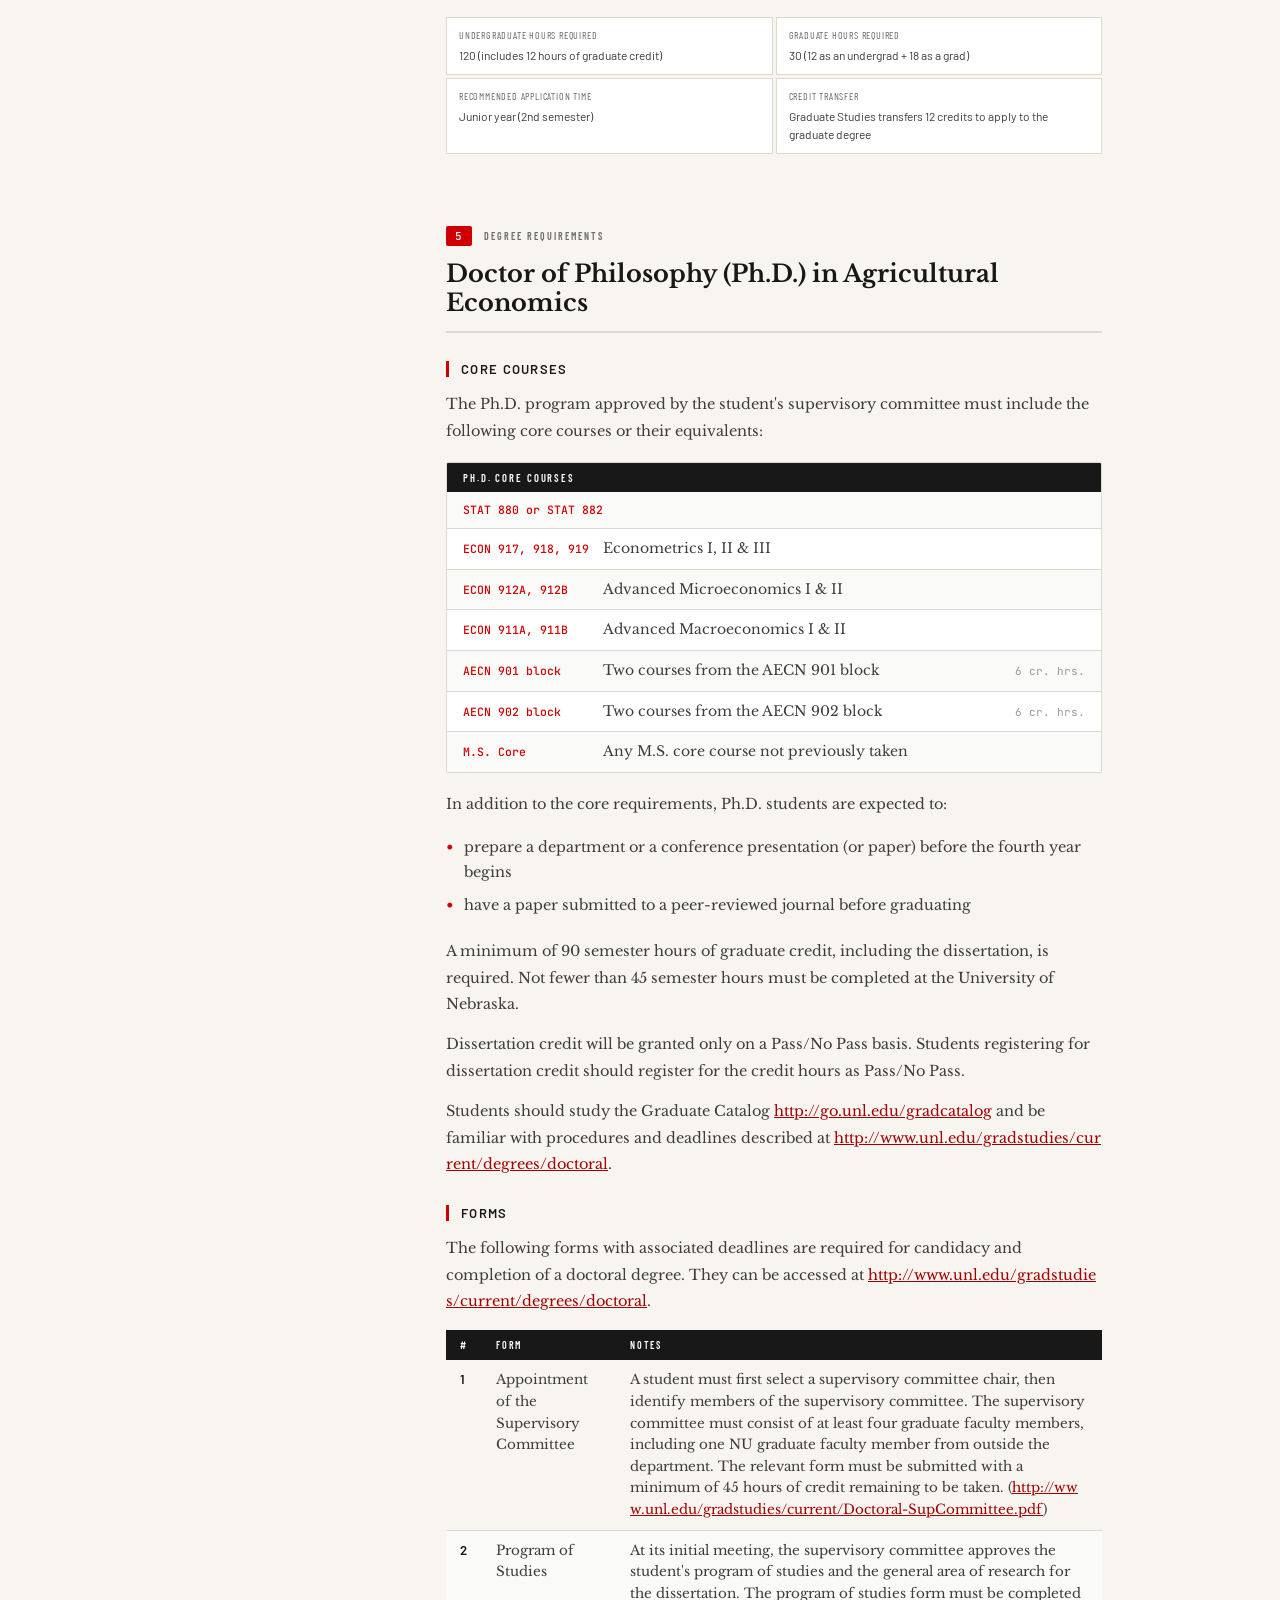
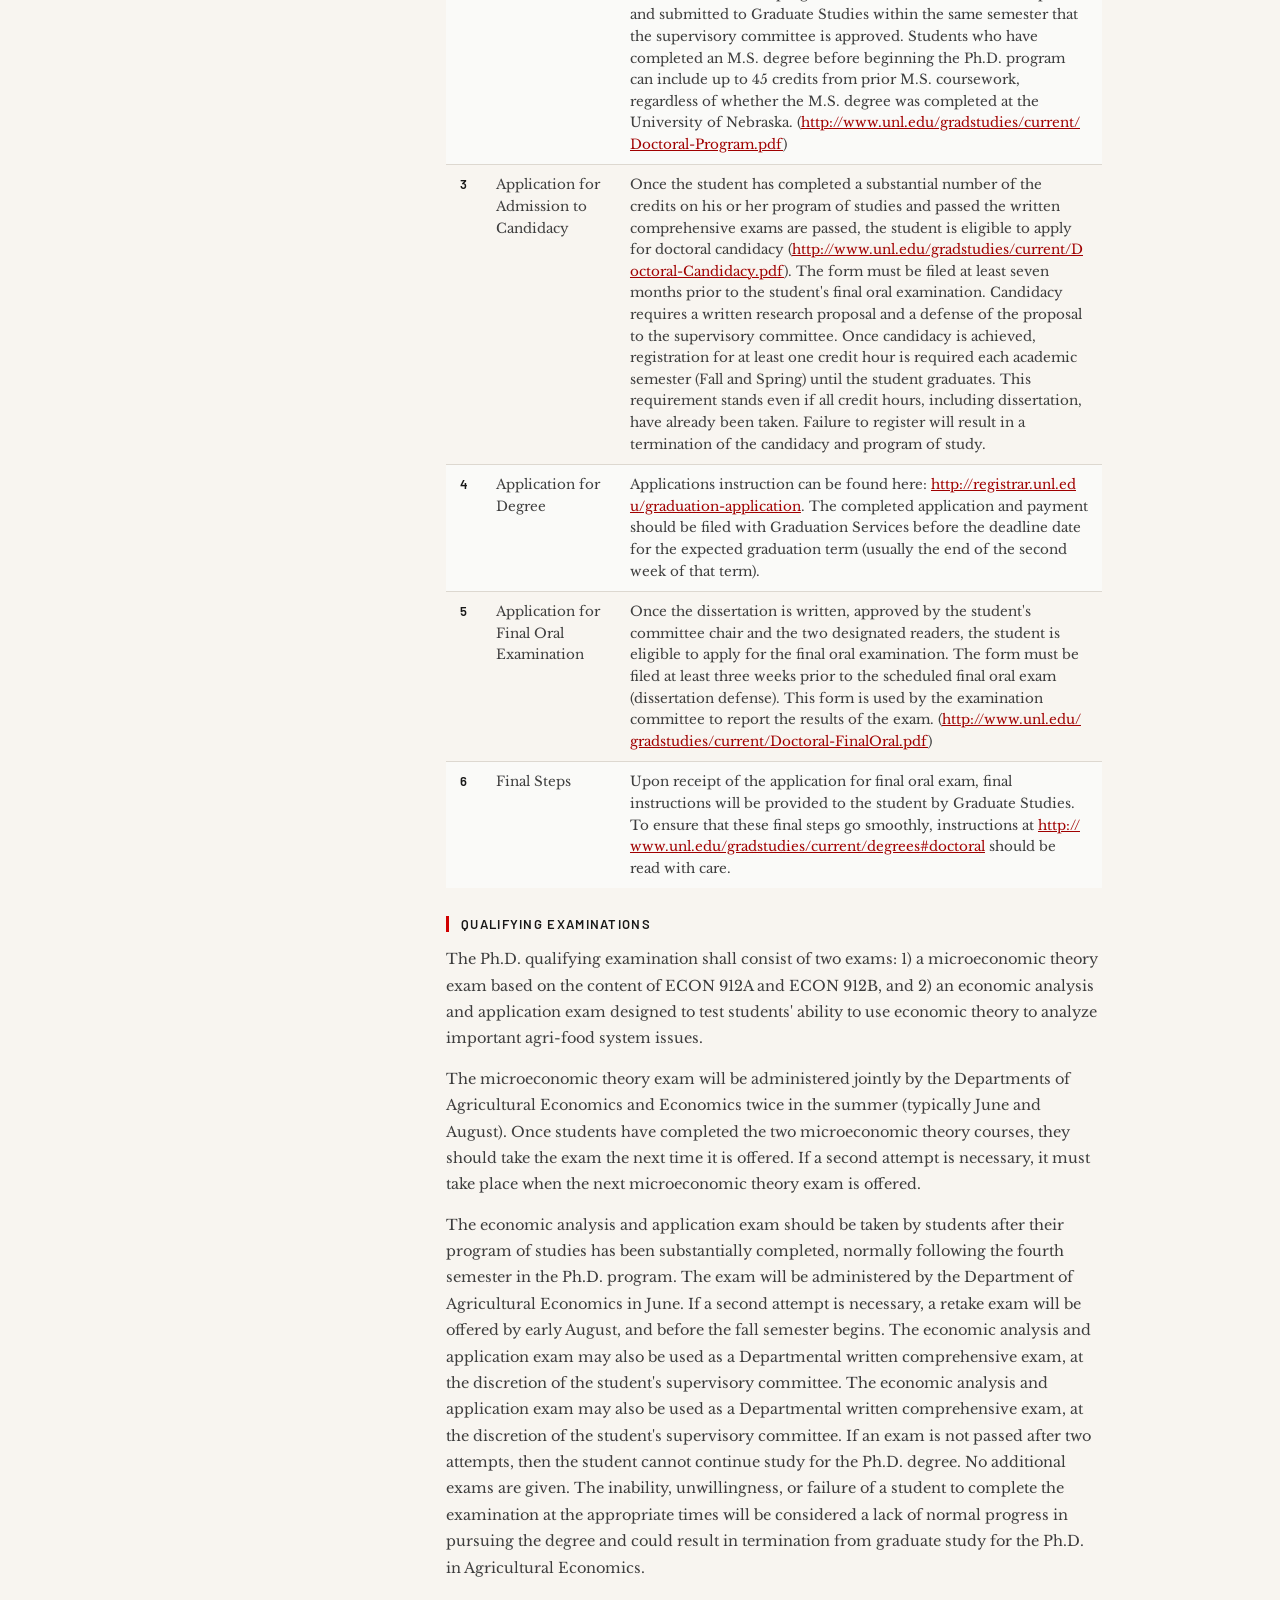
<file: handbook/index.html>
<!DOCTYPE html>
<html lang="en">
<head>
<meta charset="UTF-8">
<meta name="viewport" content="width=device-width, initial-scale=1.0">
<title>Graduate Studies in Agricultural Economics — University of Nebraska–Lincoln</title>
<link href="https://fonts.googleapis.com/css2?family=Libre+Baskerville:ital,wght@0,400;0,700;1,400&family=Barlow:wght@300;400;500;600&family=Barlow+Condensed:wght@500;600;700&family=JetBrains+Mono:wght@400;500&display=swap" rel="stylesheet">
<style>
  :root {
    --scarlet: #D00000;
    --scarlet-dark: #A00000;
    --cream: #F8F5F0;
    --white: #FFFFFF;
    --ink: #181818;
    --mid: #3D3D3D;
    --muted: #6B6B6B;
    --rule: #DDD8D0;
    --accent-bg: #F2EDE5;
    --sidebar-w: 268px;
  }

  *, *::before, *::after { box-sizing: border-box; margin: 0; padding: 0; }
  html { scroll-behavior: smooth; font-size: 16px; }

  body {
    font-family: 'Libre Baskerville', Georgia, serif;
    background: var(--cream);
    color: var(--ink);
    display: flex;
  }

  /* SIDEBAR */
  #sidebar {
    position: fixed;
    top: 0; left: 0;
    width: var(--sidebar-w);
    height: 100vh;
    background: var(--ink);
    overflow-y: auto;
    z-index: 200;
    display: flex;
    flex-direction: column;
  }
  #sidebar::-webkit-scrollbar { width: 3px; }
  #sidebar::-webkit-scrollbar-thumb { background: #444; }

  .sb-brand {
    background: var(--scarlet);
    padding: 24px 20px 20px;
    flex-shrink: 0;
  }
  .sb-brand .unl {
    font-family: 'Barlow Condensed', sans-serif;
    font-weight: 700;
    font-size: 11px;
    letter-spacing: 0.2em;
    text-transform: uppercase;
    color: rgba(255,255,255,0.75);
    margin-bottom: 5px;
  }
  .sb-brand .dept {
    font-family: 'Barlow', sans-serif;
    font-size: 13.5px;
    font-weight: 500;
    color: #fff;
    line-height: 1.35;
  }

  .sb-label {
    font-family: 'JetBrains Mono', monospace;
    font-size: 9px;
    letter-spacing: 0.22em;
    text-transform: uppercase;
    color: #555;
    padding: 20px 20px 6px;
  }

  #sidebar a {
    display: flex;
    align-items: baseline;
    gap: 9px;
    padding: 6px 20px;
    font-family: 'Barlow', sans-serif;
    font-size: 12.5px;
    font-weight: 400;
    color: #999;
    text-decoration: none;
    border-left: 2px solid transparent;
    line-height: 1.4;
    transition: color 0.12s, border-color 0.12s, background 0.12s;
  }
  #sidebar a .n {
    font-family: 'JetBrains Mono', monospace;
    font-size: 10px;
    color: #444;
    flex-shrink: 0;
    min-width: 22px;
  }
  #sidebar a:hover { color: #fff; background: rgba(255,255,255,0.05); border-left-color: #555; }
  #sidebar a.active { color: #fff; border-left-color: var(--scarlet); background: rgba(208,0,0,0.1); }
  #sidebar a.active .n { color: var(--scarlet); }

  /* MAIN */
  #main { margin-left: var(--sidebar-w); flex: 1; min-width: 0; }

  /* COVER */
  #cover {
    background: var(--ink);
    padding: 80px 72px 64px;
    position: relative;
    overflow: hidden;
  }
  #cover::after {
    content: '';
    position: absolute;
    inset: 0;
    background: repeating-linear-gradient(-45deg, transparent, transparent 40px, rgba(255,255,255,0.015) 40px, rgba(255,255,255,0.015) 41px);
    pointer-events: none;
  }
  .cover-rule { width: 48px; height: 3px; background: var(--scarlet); margin-bottom: 28px; }
  #cover h1 {
    font-family: 'Libre Baskerville', serif;
    font-size: 34px;
    font-weight: 700;
    color: #fff;
    line-height: 1.15;
    max-width: 560px;
    margin-bottom: 14px;
  }
  #cover .cover-sub {
    font-family: 'Barlow', sans-serif;
    font-size: 14px;
    font-weight: 300;
    color: rgba(255,255,255,0.5);
    margin-bottom: 40px;
    letter-spacing: 0.02em;
  }
  .cover-pills { display: flex; flex-wrap: wrap; gap: 10px; }
  .pill {
    font-family: 'Barlow Condensed', sans-serif;
    font-size: 11px;
    font-weight: 600;
    letter-spacing: 0.12em;
    text-transform: uppercase;
    padding: 5px 13px;
    border: 1px solid rgba(255,255,255,0.15);
    color: rgba(255,255,255,0.55);
    border-radius: 2px;
  }
  .pill.red { border-color: rgba(208,0,0,0.6); color: rgba(208,0,0,0.85); }

  /* CONTENT */
  #content { max-width: 800px; margin: 0 auto; padding: 64px 72px 100px; }

  /* TOC */
  .toc {
    border: 1px solid var(--rule);
    border-top: 3px solid var(--scarlet);
    background: var(--white);
    padding: 32px 36px 28px;
    margin-bottom: 72px;
  }
  .toc-heading {
    font-family: 'Barlow Condensed', sans-serif;
    font-size: 11px;
    font-weight: 700;
    letter-spacing: 0.22em;
    text-transform: uppercase;
    color: var(--scarlet);
    margin-bottom: 22px;
  }
  .toc ol { list-style: none; }
  .toc-item {
    display: flex;
    align-items: baseline;
    padding: 5px 0;
    border-bottom: 1px dotted var(--rule);
  }
  .toc-item:last-child { border-bottom: none; }
  .toc-num {
    font-family: 'JetBrains Mono', monospace;
    font-size: 10.5px;
    color: var(--scarlet);
    min-width: 28px;
    flex-shrink: 0;
  }
  .toc-item a {
    font-family: 'Barlow', sans-serif;
    font-size: 13.5px;
    font-weight: 400;
    color: var(--mid);
    text-decoration: none;
    flex: 1;
    line-height: 1.4;
  }
  .toc-item a:hover { color: var(--scarlet); }
  .toc-pg {
    font-family: 'JetBrains Mono', monospace;
    font-size: 10.5px;
    color: #bbb;
    margin-left: 12px;
    flex-shrink: 0;
  }
  .toc-sub .toc-num { color: #aaa; font-size: 10px; padding-left: 12px; }
  .toc-sub a { font-size: 12.5px; color: var(--muted); }

  /* SECTIONS */
  .section { margin-bottom: 72px; scroll-margin-top: 24px; }

  .sec-eyebrow { display: flex; align-items: center; gap: 12px; margin-bottom: 14px; }
  .sec-num {
    font-family: 'JetBrains Mono', monospace;
    font-size: 11px;
    font-weight: 500;
    color: var(--white);
    background: var(--scarlet);
    padding: 3px 9px;
    border-radius: 2px;
    letter-spacing: 0.06em;
  }
  .sec-tag {
    font-family: 'Barlow Condensed', sans-serif;
    font-size: 10px;
    font-weight: 600;
    letter-spacing: 0.2em;
    text-transform: uppercase;
    color: var(--muted);
  }

  .section > h2 {
    font-family: 'Libre Baskerville', serif;
    font-size: 24px;
    font-weight: 700;
    color: var(--ink);
    line-height: 1.2;
    margin-bottom: 18px;
    padding-bottom: 14px;
    border-bottom: 2px solid var(--rule);
  }

  .subsection { margin: 28px 0 0; }
  .subsection h3 {
    font-family: 'Barlow', sans-serif;
    font-size: 13px;
    font-weight: 600;
    letter-spacing: 0.1em;
    text-transform: uppercase;
    color: var(--ink);
    margin-bottom: 14px;
    padding-left: 12px;
    border-left: 3px solid var(--scarlet);
  }

  /* BODY TEXT */
  p {
    font-size: 14.5px;
    line-height: 1.82;
    color: var(--mid);
    margin-bottom: 14px;
  }
  p:last-child { margin-bottom: 0; }
  a { color: var(--scarlet-dark); word-break: break-all; }
  a:hover { text-decoration: underline; }

  /* BULLET LISTS */
  .doc-list { list-style: none; margin: 12px 0 16px; }
  .doc-list li {
    display: flex;
    gap: 10px;
    align-items: flex-start;
    font-size: 14.5px;
    line-height: 1.72;
    color: var(--mid);
    padding: 4px 0;
  }
  .doc-list li::before {
    content: '•';
    color: var(--scarlet);
    font-size: 16px;
    line-height: 1.55;
    flex-shrink: 0;
  }
  .doc-list.numbered { counter-reset: item; }
  .doc-list.numbered li::before {
    content: counter(item) ')';
    counter-increment: item;
    font-family: 'JetBrains Mono', monospace;
    font-size: 11px;
    color: var(--scarlet);
    min-width: 20px;
    padding-top: 3px;
    line-height: 1.9;
  }

  /* COURSE BOX */
  .course-box { border: 1px solid var(--rule); background: var(--white); margin: 18px 0; overflow: hidden; border-radius: 2px; }
  .course-box-head {
    background: var(--ink);
    color: white;
    font-family: 'Barlow Condensed', sans-serif;
    font-size: 10.5px;
    font-weight: 600;
    letter-spacing: 0.18em;
    text-transform: uppercase;
    padding: 8px 16px;
  }
  .course-row {
    display: flex;
    gap: 0;
    align-items: baseline;
    padding: 9px 16px;
    border-bottom: 1px solid var(--rule);
    font-size: 14px;
    line-height: 1.55;
  }
  .course-row:last-child { border-bottom: none; }
  .course-row:nth-child(even) { background: #FAFAF8; }
  .course-code {
    font-family: 'JetBrains Mono', monospace;
    font-size: 11.5px;
    font-weight: 500;
    color: var(--scarlet);
    min-width: 140px;
    flex-shrink: 0;
  }
  .course-title { color: var(--mid); flex: 1; }
  .course-cr {
    font-family: 'JetBrains Mono', monospace;
    font-size: 11px;
    color: #999;
    margin-left: 12px;
    flex-shrink: 0;
    white-space: nowrap;
  }
  .course-note {
    font-size: 12.5px;
    color: var(--muted);
    font-style: italic;
    padding: 7px 16px 10px;
    border-top: 1px solid var(--rule);
    background: var(--accent-bg);
  }

  /* CALLOUT */
  .callout {
    display: flex;
    gap: 14px;
    padding: 16px 20px;
    margin: 18px 0;
    border-radius: 2px;
    border: 1px solid var(--rule);
    background: var(--white);
    font-size: 14px;
    line-height: 1.72;
    color: var(--mid);
  }
  .callout.warn { border-left: 4px solid #D08000; }
  .callout.deadline { border-left: 4px solid var(--scarlet); background: #FFF8F8; }
  .callout-icon { font-size: 17px; flex-shrink: 0; margin-top: 1px; }
  .callout strong { color: var(--ink); }

  /* FORMS TABLE */
  .forms-table { width: 100%; border-collapse: collapse; font-size: 13.5px; margin: 16px 0; }
  .forms-table th {
    background: var(--ink);
    color: white;
    font-family: 'Barlow Condensed', sans-serif;
    font-size: 10px;
    letter-spacing: 0.18em;
    text-transform: uppercase;
    font-weight: 600;
    padding: 9px 14px;
    text-align: left;
  }
  .forms-table td {
    padding: 9px 14px;
    border-bottom: 1px solid var(--rule);
    color: var(--mid);
    line-height: 1.6;
    vertical-align: top;
    font-size: 13.5px;
  }
  .forms-table tr:last-child td { border-bottom: none; }
  .forms-table tr:nth-child(even) td { background: #FAFAF8; }
  .forms-table td:first-child {
    font-family: 'Barlow', sans-serif;
    font-weight: 600;
    color: var(--ink);
    white-space: nowrap;
    font-size: 13px;
  }

  /* PROGRAM GRID */
  .program-grid { display: grid; grid-template-columns: repeat(5, 1fr); gap: 3px; margin: 20px 0; }
  .pg-cell {
    background: var(--white);
    border: 1px solid var(--rule);
    padding: 14px 10px;
    font-family: 'Barlow', sans-serif;
    font-size: 12px;
    text-align: center;
    line-height: 1.4;
  }
  .pg-cell .yr {
    font-family: 'Barlow Condensed', sans-serif;
    font-weight: 700;
    font-size: 11px;
    letter-spacing: 0.1em;
    text-transform: uppercase;
    color: var(--scarlet);
    display: block;
    margin-bottom: 4px;
  }
  .pg-cell .cr { color: var(--muted); font-size: 11px; }
  .pg-sub {
    display: grid;
    grid-template-columns: 1fr 1fr;
    gap: 3px;
    margin-top: 3px;
  }
  .pg-sub-item {
    background: var(--white);
    border: 1px solid var(--rule);
    padding: 10px 12px;
    font-family: 'Barlow', sans-serif;
    font-size: 12px;
    color: var(--mid);
    line-height: 1.5;
  }
  .pg-sub-item .label {
    font-size: 10px;
    color: var(--muted);
    display: block;
    font-family: 'Barlow Condensed', sans-serif;
    letter-spacing: 0.08em;
    text-transform: uppercase;
    margin-bottom: 3px;
  }

  /* DIVIDER */
  .sdiv { border: none; border-top: 1px solid var(--rule); margin: 64px 0; }

  /* FOOTER */
  #footer {
    background: var(--ink);
    margin-left: var(--sidebar-w);
    padding: 36px 72px;
    font-family: 'Barlow', sans-serif;
    font-size: 12px;
    color: #555;
    line-height: 1.7;
  }
  #footer strong { color: #999; }
  #footer a { color: #777; word-break: break-all; }

  @media (max-width: 880px) {
    :root { --sidebar-w: 0px; }
    #sidebar { display: none; }
    #main { margin-left: 0; }
    #footer { margin-left: 0; }
    #content { padding: 40px 24px 80px; }
    #cover { padding: 48px 24px 44px; }
  }
</style>
</head>
<body>

<aside id="sidebar">
  <div class="sb-brand">
    <div class="unl">University of Nebraska–Lincoln</div>
    <div class="dept">Department of Agricultural Economics</div>
  </div>

  <div class="sb-label">Overview</div>
  <a href="#intro"><span class="n">—</span>Introduction</a>

  <div class="sb-label">Admissions Requirements</div>
  <a href="#adm-ms"><span class="n">A1</span>M.S. in Agricultural Economics</a>
  <a href="#adm-double-as"><span class="n">A2</span>Double Major — Animal Science</a>
  <a href="#adm-double-stat"><span class="n">A3</span>Double Major — Statistics</a>
  <a href="#adm-accel"><span class="n">A4</span>Accelerated Master's Degree</a>
  <a href="#adm-phd"><span class="n">A5</span>Ph.D. in Agricultural Economics</a>
  <a href="#adm-joint"><span class="n">A6</span>Joint Ag Econ &amp; Statistics Ph.D.</a>

  <div class="sb-label">Degree Requirements</div>
  <a href="#req-ms"><span class="n">1</span>M.S. in Agricultural Economics</a>
  <a href="#req-double-as"><span class="n">2</span>Double Major — Animal Science</a>
  <a href="#req-double-stat"><span class="n">3</span>Double Major — Statistics</a>
  <a href="#req-accel"><span class="n">4</span>Accelerated Master's Program</a>
  <a href="#req-phd"><span class="n">5</span>Ph.D. in Agricultural Economics</a>
  <a href="#req-joint"><span class="n">6</span>Joint Ag Econ &amp; Statistics Ph.D.</a>

  <div class="sb-label">Policies</div>
  <a href="#progress"><span class="n">7</span>Progress Reports</a>
  <a href="#assistantships"><span class="n">8</span>Assistantships</a>
  <a href="#evaluation"><span class="n">9</span>Evaluation &amp; Reappointment of GRAs</a>
  <a href="#thesis-policies"><span class="n">10</span>Thesis &amp; Dissertation Policies</a>
  <a href="#scholastic"><span class="n">11</span>Scholastic Guidelines</a>
</aside>

<div id="main">

  <header id="cover">
    <div class="cover-rule"></div>
    <h1>Graduate Studies in Agricultural Economics</h1>
    <p class="cover-sub">University of Nebraska–Lincoln · Department of Agricultural Economics</p>
    <div class="cover-pills">
      <div class="pill red">M.S. Program</div>
      <div class="pill red">Ph.D. Program</div>
      <div class="pill">STEM Designated</div>
      <div class="pill">Last Update: March 2022</div>
    </div>
  </header>

  <div id="content">

    <!-- TABLE OF CONTENTS -->
    <div class="toc" id="toc">
      <div class="toc-heading">Table of Contents</div>
      <ol>
        <li class="toc-item"><span class="toc-num">—</span><a href="#intro">Introduction</a><span class="toc-pg">p. 2</span></li>
        <li class="toc-item toc-sub"><span class="toc-num">A1</span><a href="#adm-ms">Master of Science (M.S.) in Agricultural Economics</a><span class="toc-pg">p. 3</span></li>
        <li class="toc-item toc-sub"><span class="toc-num">A2</span><a href="#adm-double-as">Master of Science with Double Major in Agricultural Economics and Animal Science</a><span class="toc-pg">p. 3</span></li>
        <li class="toc-item toc-sub"><span class="toc-num">A3</span><a href="#adm-double-stat">Master of Science with Double Major in Agricultural Economics and Statistics</a><span class="toc-pg">p. 4</span></li>
        <li class="toc-item toc-sub"><span class="toc-num">A4</span><a href="#adm-accel">Accelerated Master's Degree</a><span class="toc-pg">p. 4</span></li>
        <li class="toc-item toc-sub"><span class="toc-num">A5</span><a href="#adm-phd">Doctor of Philosophy (Ph.D.) in Agricultural Economics</a><span class="toc-pg">p. 5</span></li>
        <li class="toc-item toc-sub"><span class="toc-num">A6</span><a href="#adm-joint">Joint Agricultural Economics and Statistics Ph.D.</a><span class="toc-pg">p. 5</span></li>
        <li class="toc-item"><span class="toc-num">—</span><a href="#degree-req-header">Degree Requirements</a><span class="toc-pg">p. 6</span></li>
        <li class="toc-item toc-sub"><span class="toc-num">1</span><a href="#req-ms">Master of Science (M.S.) in Agricultural Economics</a><span class="toc-pg">p. 6</span></li>
        <li class="toc-item toc-sub"><span class="toc-num">2</span><a href="#req-double-as">Master of Science with Double Major in Agricultural Economics and Animal Science</a><span class="toc-pg">p. 7</span></li>
        <li class="toc-item toc-sub"><span class="toc-num">3</span><a href="#req-double-stat">Master of Science with Double Major in Agricultural Economics and Statistics</a><span class="toc-pg">p. 8</span></li>
        <li class="toc-item toc-sub"><span class="toc-num">4</span><a href="#req-accel">Accelerated Master's Degree Program</a><span class="toc-pg">p. 9</span></li>
        <li class="toc-item toc-sub"><span class="toc-num">5</span><a href="#req-phd">Doctor of Philosophy (Ph.D.) in Agricultural Economics</a><span class="toc-pg">p. 10</span></li>
        <li class="toc-item toc-sub"><span class="toc-num">6</span><a href="#req-joint">Joint Agricultural Economics and Statistics Ph.D.</a><span class="toc-pg">p. 12</span></li>
        <li class="toc-item"><span class="toc-num">7</span><a href="#progress">Progress Reports</a><span class="toc-pg">p. 13</span></li>
        <li class="toc-item"><span class="toc-num">8</span><a href="#assistantships">Assistantships</a><span class="toc-pg">p. 13</span></li>
        <li class="toc-item"><span class="toc-num">9</span><a href="#evaluation">Evaluation, Reappointment, and Reassignment of GRAs</a><span class="toc-pg">p. 14</span></li>
        <li class="toc-item"><span class="toc-num">10</span><a href="#thesis-policies">Thesis and Dissertation Policies</a><span class="toc-pg">p. 14</span></li>
        <li class="toc-item"><span class="toc-num">11</span><a href="#scholastic">Scholastic Guidelines</a><span class="toc-pg">p. 15</span></li>
      </ol>
    </div>

    <!-- INTRODUCTION -->
    <section class="section" id="intro">
      <div class="sec-eyebrow"><span class="sec-tag">Overview</span></div>
      <h2>Introduction</h2>
      <p>The Department of Agricultural Economics offers a number of degree opportunities, both within the agricultural economics discipline as well as in a number of interdisciplinary and trans‐disciplinary areas.</p>
      <p>The Doctor of Philosophy (Ph.D.) and Master of Science (M.S.) are the two agricultural economics discipline programs offered directly in the department. Thesis and non‐thesis options for the M.S. are available with options A and B. An accelerated B.S./M.S. program is also available.</p>
      <p>The department also offers a Joint Agricultural Economics and Statistics Ph.D., and an M.S. with a Double Major in Agricultural Economics and Animal Science, and an M.S. with a Double Major in Agricultural Economics and Statistics.</p>
      <p>Department faculty also collaborate with and teach courses in a number of other interdisciplinary graduate programs on campus, including the Great Plains Interactive Distance Education Alliance (IDEA) Community Development program offered through the Master of Agriculture degree. Another program with this interdisciplinary character is the Human Dimensions of Natural Resources Specialization within the M.S. and Ph.D. programs of the School of Natural Resources. Graduate students in the M.S. and Ph.D. programs of the department can take courses, and otherwise interact with students and faculty in these interdisciplinary programs.</p>
      <p>The following rules and procedures reflect department and Office of Graduate Studies policies, and every effort will be made to keep them current. Students are responsible for familiarizing themselves with the Graduate Catalog and the Graduate Studies requirements and procedures (<a href="https://www.unl.edu/gradstudies/academics/degrees">https://www.unl.edu/gradstudies/academics/degrees</a>).</p>
      <p>Aside from department and Graduate Studies requirements, the structuring and supervision of each student's academic and research programs are the primary responsibility of the student, the advisor, and the supervisory committee. Students are expected to work closely with their advisor and supervisory committee, particularly in the conduct of research.</p>
    </section>

    <hr class="sdiv">

    <!-- ADMISSIONS HEADER -->
    <section class="section" id="admissions-header">
      <div class="sec-eyebrow"><span class="sec-tag">Admissions</span></div>
      <h2>Admissions Requirements</h2>
      <p>We seek students of high ability and commitment from a diverse array of cultural and academic backgrounds.</p>
    </section>

    <!-- A1 -->
    <section class="section" id="adm-ms">
      <div class="sec-eyebrow"><span class="sec-num">A1</span><span class="sec-tag">Admissions</span></div>
      <h2>Master of Science (M.S.) in Agricultural Economics</h2>
      <p>To be admitted to the M.S. program in Agricultural Economics, students must have completed the following courses or their equivalents:</p>
      <ul class="doc-list">
        <li><strong>Economics Courses:</strong> intermediate microeconomics, intermediate macroeconomics (Equivalent to UNL courses ECON 311A and ECON 312A)</li>
        <li><strong>Quantitative Courses:</strong> introduction to statistics, introductory integral and differential calculus</li>
      </ul>
      <p>Applicants must submit transcripts, a statement of purpose, resume, and three letters of recommendation. The GRE exam is preferred. In the past five years, most candidates admitted to our graduate program with financial assistantships have submitted their GRE results. Institution code for UNL is 6877.</p>
      <p>Official verification of English proficiency is required for students whose native language is not English. Exemptions for the English proficiency requirement are granted for non-native speakers who have received a bachelor's or more advanced degree either from an accredited U.S. institution or from a university outside the U.S. at which English is the official language of instruction. Additional information on English proficiency requirements and exemptions can be found at: <a href="http://www.unl.edu/gradstudies/prospective/international/english">http://www.unl.edu/gradstudies/prospective/international/english</a>.</p>
      <div class="callout deadline"><span class="callout-icon">📅</span><span>To be fully considered for financial assistance, all application materials should be submitted by <strong>December 31</strong>.</span></div>
    </section>

    <!-- A2 -->
    <section class="section" id="adm-double-as">
      <div class="sec-eyebrow"><span class="sec-num">A2</span><span class="sec-tag">Admissions</span></div>
      <h2>Master of Science with Double Major in Agricultural Economics and Animal Science</h2>
      <p>Students admitted for graduate study leading to the M.S. with double major in Agricultural Economics and Animal Science must have completed the following courses or their equivalents:</p>
      <ul class="doc-list">
        <li><strong>Economics Courses:</strong> intermediate microeconomics, intermediate macroeconomics (Equivalent to UNL courses ECON 311A and ECON 312A)</li>
        <li><strong>Quantitative Courses:</strong> introduction to statistics, introductory integral and differential calculus</li>
      </ul>
      <p>Strongly recommended: Three semesters of biological sciences, three semesters of chemistry, including organic chemistry.</p>
      <p>Prospective students for the M.S. with double major in Agricultural Economics and Animal Science must submit transcripts, a statement of purpose regarding educational and career goals, resume, letters of recommendation, and GRE scores.</p>
      <p>Official verification of English proficiency is required for students whose native language is not English. Exemptions for the English proficiency requirement are granted for non-native speakers who have received a bachelor's or more advanced degree either from an accredited U.S. institution or from a university outside the U.S. at which English is the official language of instruction. Additional information on English proficiency requirements and exemptions can be found at: <a href="http://www.unl.edu/gradstudies/prospective/international/english">http://www.unl.edu/gradstudies/prospective/international/english</a>.</p>
    </section>

    <!-- A3 -->
    <section class="section" id="adm-double-stat">
      <div class="sec-eyebrow"><span class="sec-num">A3</span><span class="sec-tag">Admissions</span></div>
      <h2>Master of Science with Double Major in Agricultural Economics and Statistics</h2>
      <p>Students admitted for graduate study leading to the M.S. with double major in Agricultural Economics and Statistics must have completed the following courses or their equivalents:</p>
      <ul class="doc-list">
        <li>At least one course in statistics</li>
        <li>Introductory integral and differential calculus</li>
        <li>Matrix algebra</li>
        <li>Intermediate macroeconomics (UNL ECON 311A)</li>
        <li>Intermediate microeconomics (UNL ECON 312A)</li>
      </ul>
      <p>Students must have attained a 3.00 GPA or better in the above courses.</p>
      <p>Prospective students for the M.S. with double major in Agricultural Economics and Statistics must submit transcripts, a statement of purpose, resume, three letters of recommendation, and GRE scores.</p>
      <p>Official verification of English proficiency is required for students whose native language is not English. Exemptions for the English proficiency requirement are granted for non-native speakers who have received a bachelor's or more advanced degree either from an accredited U.S. institution or from a university outside the U.S. at which English is the official language of instruction. Additional information on English proficiency requirements and exemptions can be found at: <a href="http://www.unl.edu/gradstudies/prospective/international/english">http://www.unl.edu/gradstudies/prospective/international/english</a>.</p>
    </section>

    <!-- A4 -->
    <section class="section" id="adm-accel">
      <div class="sec-eyebrow"><span class="sec-num">A4</span><span class="sec-tag">Admissions</span></div>
      <h2>Accelerated Master's Degree</h2>
      <p>The program offers an opportunity to complete both an undergraduate degree in agribusiness, agricultural economics, or natural resources and environmental economics and a graduate degree in agricultural economics within five years. Up to 12 hours of credit will apply toward both the B.S. and M.S. degree.</p>
      <p>The admissions requirements are:</p>
      <ul class="doc-list">
        <li><strong>GPA:</strong> 3.0 cumulative, plus a 3.5 average in MATH 104/106, ECON 311A, ECON 312A, and STAT 218.</li>
        <li>Admission decision will be based on academic performance, letters of reference, and statement of purpose.</li>
        <li>Students are encouraged to apply to the program during the second semester of their junior year.</li>
        <li>Admission to the graduate program remains conditional until the student completes the baccalaureate degree.</li>
        <li>Students who earn a 3.0 average in AECN 872, AECN 873, and AECN 821 will be automatically admitted to the graduate program if they fulfill Graduate Studies' requirements for admission.</li>
      </ul>
    </section>

    <!-- A5 -->
    <section class="section" id="adm-phd">
      <div class="sec-eyebrow"><span class="sec-num">A5</span><span class="sec-tag">Admissions</span></div>
      <h2>Doctor of Philosophy (Ph.D.) in Agricultural Economics</h2>
      <p>The Ph.D. program is open to students with a master's degree and a minimum GPA of 3.0 on a scale of 4.0. Students without a master's degree will also be considered but they must have completed or complete after admission the equivalent of the core requirements for the master's degree in agricultural economics.</p>
      <p>Prerequisite coursework includes:</p>
      <ul class="doc-list">
        <li><strong>Economics Courses:</strong> M.S.-level microeconomics, macroeconomics, and econometrics</li>
        <li><strong>Quantitative Courses:</strong> integral and differential calculus, linear algebra, statistics</li>
      </ul>
      <p>Field courses in areas of interest are desirable although not required. These include industrial organization, international trade, environmental economics, and development economics.</p>
      <p>The GRE exam is preferred. In the past five years, most candidates admitted to our graduate program with financial assistantships have submitted their GRE results. Institution code for UNL is 6877.</p>
      <p>Official verification of English proficiency is required for students whose native language is not English. Exemptions for the English proficiency requirement are granted for non-native speakers who have received a bachelor's or more advanced degree either from an accredited U.S. institution or from a university outside the U.S. at which English is the official language of instruction. Additional information on English proficiency requirements and exemptions can be found at: <a href="http://www.unl.edu/gradstudies/prospective/international/english">http://www.unl.edu/gradstudies/prospective/international/english</a>.</p>
      <div class="callout deadline"><span class="callout-icon">📅</span><span>To be fully considered for financial assistance, all application materials should be submitted by <strong>December 31</strong>.</span></div>
    </section>

    <!-- A6 -->
    <section class="section" id="adm-joint">
      <div class="sec-eyebrow"><span class="sec-num">A6</span><span class="sec-tag">Admissions</span></div>
      <h2>Joint Agricultural Economics and Statistics Ph.D.</h2>
      <p>A student may apply to the joint program as a new student or as a current student from one of the individual programs. Admission must be approved by the graduate chairs from both departments.</p>
      <p>Students entering the joint program are expected to meet the admission requirements for the Agricultural Economics Ph.D. program and the Statistics Ph.D. program. Students without these requirements can be provisionally accepted into the joint Ph.D. program but must remove any deficiencies within the first year. This provisional status will be removed when all provisions are satisfied.</p>
    </section>

    <hr class="sdiv">

    <!-- DEGREE REQUIREMENTS HEADER -->
    <section class="section" id="degree-req-header">
      <div class="sec-eyebrow"><span class="sec-tag">Degree Requirements</span></div>
      <h2>Degree Requirements</h2>
    </section>

    <!-- 1 -->
    <section class="section" id="req-ms">
      <div class="sec-eyebrow"><span class="sec-num">1</span><span class="sec-tag">Degree Requirements</span></div>
      <h2>Master of Science (M.S.) in Agricultural Economics</h2>
      <p>The M.S. in Agricultural Economics can be either thesis (option A) or non‐thesis option (option B). The thesis option requires 30 hours of graduate credit including the thesis, while the non-thesis option requires 30 hours of graduate credit. Additional detail is found in the Graduate Catalog (<a href="https://catalog.unl.edu/graduate-professional/graduate/">https://catalog.unl.edu/graduate-professional/graduate/</a>).</p>

      <div class="subsection">
        <h3>Core Courses</h3>
        <p>The following courses or their equivalents are required of all M.S. students. Students are expected to take the core as early as possible in their program (typically the first semester when starting the program in the fall semester).</p>
        <div class="course-box">
          <div class="course-box-head">Required Core Courses — All M.S. Students</div>
          <div class="course-row"><span class="course-code">AECN 821</span><span class="course-title">Orientation to Research in Agricultural Economics</span><span class="course-cr">1 sem. hr.</span></div>
          <div class="course-row"><span class="course-code">AECN 872</span><span class="course-title">Mathematical Tools for Applied Economics</span><span class="course-cr">1 sem. hr.</span></div>
          <div class="course-row"><span class="course-code">AECN/ECON 873</span><span class="course-title">Microeconomic Models and Applications</span><span class="course-cr">3 sem. hrs.</span></div>
          <div class="course-row"><span class="course-code">AECN 896-003</span><span class="course-title">Applied Econometrics</span><span class="course-cr">4 sem. hrs.</span></div>
        </div>
      </div>

      <div class="subsection">
        <h3>Option A — Thesis</h3>
        <p>Option A requires a minimum of 30 credit hours, including 20 to 24 credit hours of regular coursework. A thesis, equivalent to 6 to 10 credit hours is required. At least half of the required work, including thesis, must be in one major subject. Eight credit hours, excluding thesis credit hours, must be in graduate-only courses. Thesis credit will be granted only on a Pass/No Pass basis. Pass/No Pass should be selected when students register for thesis credit.</p>
      </div>

      <div class="subsection">
        <h3>Option B — Non-Thesis</h3>
        <p>Option B requires a minimum of 30 credit hours. No thesis is required, and no minor is available. At least 15 credit hours must be in graduate-only courses and at least 15 credit hours must be in the major.</p>
      </div>

      <div class="subsection">
        <h3>Forms</h3>
        <p>The following forms with associated deadlines are required for candidacy and completion of a master's degree. They can be accessed at <a href="http://www.unl.edu/gradstudies/current/degrees/masters">http://www.unl.edu/gradstudies/current/degrees/masters</a>.</p>
        <table class="forms-table">
          <thead><tr><th>#</th><th>Form</th><th>Notes</th></tr></thead>
          <tbody>
            <tr><td>1</td><td>Memorandum of Courses</td><td>Should be filed by the student prior to completion of half of the program. This is the first Graduate Studies form that identifies the student's advisor and program. It is available at <a href="http://www.unl.edu/gradstudies/current/Masters-Memorandum.pdf">http://www.unl.edu/gradstudies/current/Masters-Memorandum.pdf</a>. Following the removal of deficiencies and the filing of the memorandum of courses, an M.S. student is admitted to candidacy.</td></tr>
            <tr><td>2</td><td>Application for Graduation</td><td>Applications instruction can be found here: <a href="http://registrar.unl.edu/graduation-application">http://registrar.unl.edu/graduation-application</a>. The completed application and payment should be filed with Graduation Services before the deadline date for the expected graduation term (usually the end of the second week of that term).</td></tr>
            <tr><td>3</td><td>Application for Final Oral Examination</td><td>The Final Examination Report Form should be submitted to Graduate Studies at least four weeks prior to the proposed date of the oral exam or by the date specified on the calendar of deadlines. This form requests approval to hold the exam on a specific date and identifies the members of the examining committee. Download the form at <a href="http://www.unl.edu/gradstudies/current/Masters-FinalExam.pdf">http://www.unl.edu/gradstudies/current/Masters-FinalExam.pdf</a>.</td></tr>
            <tr><td>4</td><td>Final Steps</td><td>Upon receipt of the Application for Final Oral Exam, final instructions will be provided to the student by Graduate Studies. To ensure that these final steps go smoothly, instructions at <a href="http://www.unl.edu/gradstudies/current/degrees/masters">http://www.unl.edu/gradstudies/current/degrees/masters</a> should be read with care.</td></tr>
          </tbody>
        </table>
      </div>

      <div class="subsection">
        <h3>M.S. Supervisory Committee</h3>
        <p>A supervisory committee for M.S. students is optional. If chosen, the committee consists of three graduate faculty members. The committee approves and oversees the student's program and conducts the final exam. A form for establishing the committee is included at the end of this handbook. If a committee is not elected, the student's major advisor, identified in the memorandum of courses, approves and oversees the student's program and thesis. In this case, a final exam committee of three graduate faculty is proposed later when the final exam report form is submitted.</p>
      </div>

      <div class="subsection">
        <h3>M.S. Thesis</h3>
        <p>A master's thesis and abstract in preliminary form must be approved by the advisor prior to applying for the final oral examination, at least four weeks prior to the final oral examination date (<a href="http://www.unl.edu/gradstudies/current/degrees/masters#thesis">http://www.unl.edu/gradstudies/current/degrees/masters#thesis</a>).</p>
      </div>

      <div class="subsection">
        <h3>M.S. Final Oral Examination</h3>
        <p>A student whose program includes a minor in another department may be required to take a comprehensive examination in his/her minor field. Comprehensive examinations in a minor field may be waived subject to the approval of both the major and minor departments, providing all grades in the minor are "B" or higher. Each student should arrange with his/her advisor and/or supervisory committee for taking minor comprehensive exams or for having them waived. The minor department determines the nature of comprehensive exams if any are required.</p>
        <p>A final oral examination is required by the Department and is administered by the examining committee. (<a href="https://www.unl.edu/gradstudies/academics/program-steps/masters-degree-steps-to-completion">https://www.unl.edu/gradstudies/academics/program-steps/masters-degree-steps-to-completion</a>)</p>
      </div>

      <div class="subsection">
        <h3>Time Limits</h3>
        <div class="callout warn"><span class="callout-icon">⚠️</span><span>The work required for a master's degree must be completed within <strong>five consecutive years</strong>. Coursework exceeding five years will not apply toward the partial fulfillment of the degree requirements for master's degrees at UNL.</span></div>
      </div>
    </section>

    <!-- 2 -->
    <section class="section" id="req-double-as">
      <div class="sec-eyebrow"><span class="sec-num">2</span><span class="sec-tag">Degree Requirements</span></div>
      <h2>Master of Science with Double Major in Agricultural Economics and Animal Science</h2>
      <p>The student must meet at least the minimum requirements for Agricultural Economics and Animal Science. This includes credit from graduate coursework and thesis of not fewer than 15 credit hours in each discipline. The thesis is expected to be 6 to 10 credit hours divided between the two majors. For each of the majors, students must earn at least 8 credit hours in courses open only to graduate students (800-level without 400-level counterparts, or 900-level courses).</p>

      <div class="subsection">
        <h3>Core Courses</h3>
        <p>The following courses or their equivalents are required of all students in the M.S. with double major in Agricultural Economics and Animal Science:</p>
        <div class="course-box">
          <div class="course-box-head">Agricultural Economics</div>
          <div class="course-row"><span class="course-code">AECN 821</span><span class="course-title">Orientation to Research in Agricultural Economics</span></div>
          <div class="course-row"><span class="course-code">AECN 872</span><span class="course-title">Mathematical Tools for Applied Economics</span><span class="course-cr">1 sem. hr.</span></div>
          <div class="course-row"><span class="course-code">AECN 873</span><span class="course-title">Microeconomic Models with Applications</span></div>
          <div class="course-row"><span class="course-code">AECN 896-003</span><span class="course-title">Applied Econometrics</span></div>
        </div>
        <div class="course-box">
          <div class="course-box-head">Animal Science</div>
          <div class="course-row"><span class="course-code">ASCI 806</span><span class="course-title">Animal Science Graduate Seminar</span></div>
        </div>
      </div>

      <p>Students must pass a written comprehensive exam.</p>
      <p>Students must complete a research thesis (only Option A is available to double M.S. major in Agricultural Economics and Animal Science). Additionally, students are required to maintain satisfactory progress towards their degree by maintaining at least a 3.00 GPA.</p>

      <div class="subsection">
        <h3>M.S. Supervisory Committee</h3>
        <p>Students must assemble a committee of two faculty members from the Agricultural Economics department and two faculty members from the Animal Science department. The committee is to be co-chaired by a faculty member from each department.</p>
      </div>

      <div class="subsection">
        <h3>Memorandum of Courses</h3>
        <p>The student's committee, comprising two faculty members from the Agricultural Economics department and two faculty members from the Animal Science department, must approve the Memorandum of Courses. The Memorandum of Courses should be filed by the student prior to completion of half of the program.</p>
      </div>
    </section>

    <!-- 3 -->
    <section class="section" id="req-double-stat">
      <div class="sec-eyebrow"><span class="sec-num">3</span><span class="sec-tag">Degree Requirements</span></div>
      <h2>Master of Science with Double Major in Agricultural Economics and Statistics</h2>
      <p>Student must meet at least the minimum requirements for Agricultural Economics and Statistics. This includes graduate work of no fewer than 18 to 24 credit hours in each of the two disciplines, including a thesis equivalent to 6 to 10 credit hours divided equally between the two majors. For each of the majors, students must take at least 8 credits in courses open only to graduate students (800-level or 900-level courses).</p>

      <div class="subsection">
        <h3>Core Courses</h3>
        <p>The following courses or their equivalents are required of all students in the M.S. with double major in Agricultural Economics and Statistics:</p>
        <div class="course-box">
          <div class="course-box-head">Agricultural Economics</div>
          <div class="course-row"><span class="course-code">AECN 821</span><span class="course-title">Orientation to Research in Agricultural Economics</span></div>
          <div class="course-row"><span class="course-code">AECN 872</span><span class="course-title">Mathematical Tools for Applied Economics</span><span class="course-cr">1 sem. hr.</span></div>
          <div class="course-row"><span class="course-code">AECN 873</span><span class="course-title">Microeconomic Models with Applications</span></div>
          <div class="course-row"><span class="course-code">AECN 896-003</span><span class="course-title">Applied Econometrics</span></div>
          <div class="course-note">AECN 896-003 can be replaced by the more advanced ECON 917 (Econometrics I).</div>
        </div>
        <div class="course-box">
          <div class="course-box-head">Statistics — Students must receive grades of B or higher</div>
          <div class="course-row"><span class="course-code">STAT 882, 883</span><span class="course-title">Mathematical Statistics I, II</span></div>
          <div class="course-row"><span class="course-code">STAT 810</span><span class="course-title">Alpha Seminar</span></div>
          <div class="course-row"><span class="course-code">STAT 850</span><span class="course-title">Computing Tools for Statisticians</span></div>
          <div class="course-row"><span class="course-code">STAT 825</span><span class="course-title">Principles of Statistical Consulting</span></div>
          <div class="course-row"><span class="course-code">STAT 821, 822, 823</span><span class="course-title">Statistical Methods I–III</span></div>
        </div>
      </div>

      <p>Students must obtain proficiency in a statistics computing language, which will be determined by the student's M.S. committee.</p>
      <p>Students must pass a written comprehensive exam. Additionally, students are required to maintain satisfactory progress towards their degree by maintaining at least a 3.00 GPA.</p>
      <p>Students must attend departmental seminars in both Agricultural Economics and Statistics departments and participate in a mentoring program.</p>

      <div class="subsection">
        <h3>M.S. Supervisory Committee</h3>
        <p>Two mentors (temporary advisors) will be assigned to students before they choose permanent advisors. The mentors and students are expected to work together in developing the student's program for the first two semesters.</p>
        <p>The student must assemble a committee of two faculty members from the Agricultural Economics department and two faculty members from the Statistics department. The committee is to be co-chaired by a faculty member from each department. The committee must approve the program of study.</p>
      </div>
    </section>

    <!-- 4 -->
    <section class="section" id="req-accel">
      <div class="sec-eyebrow"><span class="sec-num">4</span><span class="sec-tag">Degree Requirements</span></div>
      <h2>Accelerated Master's Degree Program</h2>
      <p>Students must have completed MATH 104/106, ECON 311, ECON 312, and STAT 218 before taking graduate courses.</p>
      <p>The following schedule allows a student to continue to receive federal financial aid. Students are required to take at least six hours of undergraduate credit to receive federal financial aid. A total of 12 credit hours are required to maintain full-time status.</p>
      <p>During the fall semester of their senior year, students will take AECN 872, AECN 873, and AECN 821 for a total of five graduate credit hours. Students will also take an additional seven undergraduate credit hours. Spring semester coursework include ECON 417 and an additional graduate elective course, plus six undergraduate credit hours. The following fall, students will take AECN 896 (Applied Econometrics).</p>
      <p>If federal financial aid is not a consideration, students are encouraged to take AECN 872, AECN 873, AECN 821, and AECN 896 (Applied Econometrics) during the fall semester of their senior year for a total of nine graduate credit hours. Students would then take one graduate elective during the spring semester.</p>
      <p>An illustration of program duration and timetable is as follows:</p>

      <div class="program-grid">
        <div class="pg-cell"><span class="yr">Freshman</span><span class="cr">30 Credits</span></div>
        <div class="pg-cell"><span class="yr">Sophomore</span><span class="cr">30 Credits</span></div>
        <div class="pg-cell"><span class="yr">Junior</span><span class="cr">30 Credits</span></div>
        <div class="pg-cell"><span class="yr">Senior</span><span class="cr">30 Credits</span></div>
        <div class="pg-cell"><span class="yr">Graduate</span><span class="cr">30 Credits</span></div>
      </div>
      <div class="pg-sub">
        <div class="pg-sub-item"><span class="label">Undergraduate hours required</span>120 (includes 12 hours of graduate credit)</div>
        <div class="pg-sub-item"><span class="label">Graduate hours required</span>30 (12 as an undergrad + 18 as a grad)</div>
        <div class="pg-sub-item"><span class="label">Recommended application time</span>Junior year (2nd semester)</div>
        <div class="pg-sub-item"><span class="label">Credit transfer</span>Graduate Studies transfers 12 credits to apply to the graduate degree</div>
      </div>
    </section>

    <!-- 5 -->
    <section class="section" id="req-phd">
      <div class="sec-eyebrow"><span class="sec-num">5</span><span class="sec-tag">Degree Requirements</span></div>
      <h2>Doctor of Philosophy (Ph.D.) in Agricultural Economics</h2>

      <div class="subsection">
        <h3>Core Courses</h3>
        <p>The Ph.D. program approved by the student's supervisory committee must include the following core courses or their equivalents:</p>
        <div class="course-box">
          <div class="course-box-head">Ph.D. Core Courses</div>
          <div class="course-row"><span class="course-code">STAT 880 or STAT 882</span><span class="course-title"></span></div>
          <div class="course-row"><span class="course-code">ECON 917, 918, 919</span><span class="course-title">Econometrics I, II &amp; III</span></div>
          <div class="course-row"><span class="course-code">ECON 912A, 912B</span><span class="course-title">Advanced Microeconomics I &amp; II</span></div>
          <div class="course-row"><span class="course-code">ECON 911A, 911B</span><span class="course-title">Advanced Macroeconomics I &amp; II</span></div>
          <div class="course-row"><span class="course-code">AECN 901 block</span><span class="course-title">Two courses from the AECN 901 block</span><span class="course-cr">6 cr. hrs.</span></div>
          <div class="course-row"><span class="course-code">AECN 902 block</span><span class="course-title">Two courses from the AECN 902 block</span><span class="course-cr">6 cr. hrs.</span></div>
          <div class="course-row"><span class="course-code">M.S. Core</span><span class="course-title">Any M.S. core course not previously taken</span></div>
        </div>
      </div>

      <p>In addition to the core requirements, Ph.D. students are expected to:</p>
      <ul class="doc-list">
        <li>prepare a department or a conference presentation (or paper) before the fourth year begins</li>
        <li>have a paper submitted to a peer-reviewed journal before graduating</li>
      </ul>

      <p>A minimum of 90 semester hours of graduate credit, including the dissertation, is required. Not fewer than 45 semester hours must be completed at the University of Nebraska.</p>
      <p>Dissertation credit will be granted only on a Pass/No Pass basis. Students registering for dissertation credit should register for the credit hours as Pass/No Pass.</p>
      <p>Students should study the Graduate Catalog <a href="http://go.unl.edu/gradcatalog">http://go.unl.edu/gradcatalog</a> and be familiar with procedures and deadlines described at <a href="http://www.unl.edu/gradstudies/current/degrees/doctoral">http://www.unl.edu/gradstudies/current/degrees/doctoral</a>.</p>

      <div class="subsection">
        <h3>Forms</h3>
        <p>The following forms with associated deadlines are required for candidacy and completion of a doctoral degree. They can be accessed at <a href="http://www.unl.edu/gradstudies/current/degrees/doctoral">http://www.unl.edu/gradstudies/current/degrees/doctoral</a>.</p>
        <table class="forms-table">
          <thead><tr><th>#</th><th>Form</th><th>Notes</th></tr></thead>
          <tbody>
            <tr><td>1</td><td>Appointment of the Supervisory Committee</td><td>A student must first select a supervisory committee chair, then identify members of the supervisory committee. The supervisory committee must consist of at least four graduate faculty members, including one NU graduate faculty member from outside the department. The relevant form must be submitted with a minimum of 45 hours of credit remaining to be taken. (<a href="http://www.unl.edu/gradstudies/current/Doctoral-SupCommittee.pdf">http://www.unl.edu/gradstudies/current/Doctoral-SupCommittee.pdf</a>)</td></tr>
            <tr><td>2</td><td>Program of Studies</td><td>At its initial meeting, the supervisory committee approves the student's program of studies and the general area of research for the dissertation. The program of studies form must be completed and submitted to Graduate Studies within the same semester that the supervisory committee is approved. Students who have completed an M.S. degree before beginning the Ph.D. program can include up to 45 credits from prior M.S. coursework, regardless of whether the M.S. degree was completed at the University of Nebraska. (<a href="http://www.unl.edu/gradstudies/current/Doctoral-Program.pdf">http://www.unl.edu/gradstudies/current/Doctoral-Program.pdf</a>)</td></tr>
            <tr><td>3</td><td>Application for Admission to Candidacy</td><td>Once the student has completed a substantial number of the credits on his or her program of studies and passed the written comprehensive exams are passed, the student is eligible to apply for doctoral candidacy (<a href="http://www.unl.edu/gradstudies/current/Doctoral-Candidacy.pdf">http://www.unl.edu/gradstudies/current/Doctoral-Candidacy.pdf</a>). The form must be filed at least seven months prior to the student's final oral examination. Candidacy requires a written research proposal and a defense of the proposal to the supervisory committee. Once candidacy is achieved, registration for at least one credit hour is required each academic semester (Fall and Spring) until the student graduates. This requirement stands even if all credit hours, including dissertation, have already been taken. Failure to register will result in a termination of the candidacy and program of study.</td></tr>
            <tr><td>4</td><td>Application for Degree</td><td>Applications instruction can be found here: <a href="http://registrar.unl.edu/graduation-application">http://registrar.unl.edu/graduation-application</a>. The completed application and payment should be filed with Graduation Services before the deadline date for the expected graduation term (usually the end of the second week of that term).</td></tr>
            <tr><td>5</td><td>Application for Final Oral Examination</td><td>Once the dissertation is written, approved by the student's committee chair and the two designated readers, the student is eligible to apply for the final oral examination. The form must be filed at least three weeks prior to the scheduled final oral exam (dissertation defense). This form is used by the examination committee to report the results of the exam. (<a href="http://www.unl.edu/gradstudies/current/Doctoral-FinalOral.pdf">http://www.unl.edu/gradstudies/current/Doctoral-FinalOral.pdf</a>)</td></tr>
            <tr><td>6</td><td>Final Steps</td><td>Upon receipt of the application for final oral exam, final instructions will be provided to the student by Graduate Studies. To ensure that these final steps go smoothly, instructions at <a href="http://www.unl.edu/gradstudies/current/degrees#doctoral">http://www.unl.edu/gradstudies/current/degrees#doctoral</a> should be read with care.</td></tr>
          </tbody>
        </table>
      </div>

      <div class="subsection">
        <h3>Qualifying Examinations</h3>
        <p>The Ph.D. qualifying examination shall consist of two exams: 1) a microeconomic theory exam based on the content of ECON 912A and ECON 912B, and 2) an economic analysis and application exam designed to test students' ability to use economic theory to analyze important agri-food system issues.</p>
        <p>The microeconomic theory exam will be administered jointly by the Departments of Agricultural Economics and Economics twice in the summer (typically June and August). Once students have completed the two microeconomic theory courses, they should take the exam the next time it is offered. If a second attempt is necessary, it must take place when the next microeconomic theory exam is offered.</p>
        <p>The economic analysis and application exam should be taken by students after their program of studies has been substantially completed, normally following the fourth semester in the Ph.D. program. The exam will be administered by the Department of Agricultural Economics in June. If a second attempt is necessary, a retake exam will be offered by early August, and before the fall semester begins. The economic analysis and application exam may also be used as a Departmental written comprehensive exam, at the discretion of the student's supervisory committee. The economic analysis and application exam may also be used as a Departmental written comprehensive exam, at the discretion of the student's supervisory committee. If an exam is not passed after two attempts, then the student cannot continue study for the Ph.D. degree. No additional exams are given. The inability, unwillingness, or failure of a student to complete the examination at the appropriate times will be considered a lack of normal progress in pursuing the degree and could result in termination from graduate study for the Ph.D. in Agricultural Economics.</p>
      </div>

      <div class="subsection">
        <h3>Comprehensive Examination</h3>
        <p>Students must pass a written comprehensive examination after their program of studies has been substantially completed, as mandated by Graduate Studies (<a href="https://catalog.unl.edu/graduateprofessional/graduate/degrees/doctoral/#exam">https://catalog.unl.edu/graduateprofessional/graduate/degrees/doctoral/#exam</a>). The examination is administered by the student's supervisory committee and may include an oral exam at the discretion of the supervisory committee. If the student has a minor, the minor department normally administers a comprehensive exam in its field.</p>
        <p>The student's supervisory committee may elect the qualifying examinations as the written component of the student's comprehensive exam.</p>
      </div>

      <div class="subsection">
        <h3>Final Oral Examination (Dissertation Defense)</h3>
        <p>The student's supervisory committee conducts the final oral examination, which normally consists of a dissertation defense. It is open to members of the university and the public, while at the end of the public hearing there will be a closed questioning portion of the exam (<a href="https://catalog.unl.edu/graduateprofessional/graduate/degrees/doctoral/#dissertation">https://catalog.unl.edu/graduateprofessional/graduate/degrees/doctoral/#dissertation</a>).</p>
      </div>
    </section>

    <!-- 6 -->
    <section class="section" id="req-joint">
      <div class="sec-eyebrow"><span class="sec-num">6</span><span class="sec-tag">Degree Requirements</span></div>
      <h2>Joint Agricultural Economics and Statistics Ph.D.</h2>

      <div class="subsection">
        <h3>Supervisory Committee</h3>
        <p>Equal numbers of faculty from each department must serve on the committee. This committee consists of two advisors and two readers, where each department needs to be represented by an advisor and a reader. A faculty member cannot serve as both an advisor and a reader. The committee composition needs to be approved by the graduate chairs from both departments.</p>
      </div>

      <div class="subsection">
        <h3>Program of Studies</h3>
        <p>The following courses must be included on the Program of Studies:</p>
        <ul class="doc-list">
          <li><strong>Statistics:</strong> All core courses from the M.S. in Statistics program; 15 additional credit hours of 900-level courses, excluding STAT 997 and STAT 999</li>
          <li><strong>Agricultural Economics:</strong> ECON 917, 918, 919, 912A, 912B, 911A, and 911B; two courses from the AECN 901 offerings and two courses from the AECN 902 offerings</li>
        </ul>
      </div>

      <div class="subsection">
        <h3>Dissertation</h3>
        <p>The dissertation will be developed under the supervision of the advisors on a topic approved by the student's supervisory committee. Students are expected to make meaningful research contributions to both agricultural economics and statistics.</p>
      </div>

      <div class="subsection">
        <h3>Examinations</h3>
        <p>Students need to pass the following exams:</p>
        <ul class="doc-list">
          <li>The Ph.D. Qualifying and Ph.D. Comprehensive Exams required for a Statistics-only major and for an Agricultural Economics-only major</li>
          <li>The final oral exam over the dissertation research</li>
        </ul>
      </div>
    </section>

    <hr class="sdiv">

    <!-- 7 -->
    <section class="section" id="progress">
      <div class="sec-eyebrow"><span class="sec-num">7</span><span class="sec-tag">Policies</span></div>
      <h2>Progress Reports</h2>
      <p>All students are required to file yearly progress reports, normally at the end of the spring semester. These reports will include courses taken, grades received, a summary of research, teaching and extension activities, and a status report regarding whether various milestones have been achieved, such as: selection of major professor, appointment of supervisory committee, filing of memorandum of courses, qualifying exams completed, and comprehensive exams/admission to candidacy status. This information must be submitted by the student through their advisor, who is responsible for forwarding it to the graduate committee.</p>
    </section>

    <!-- 8 -->
    <section class="section" id="assistantships">
      <div class="sec-eyebrow"><span class="sec-num">8</span><span class="sec-tag">Policies</span></div>
      <h2>Assistantships</h2>
      <p>Graduate research assistantships (GRA) are awarded to full‐time students, normally on an annual basis, either from departmental funds which include Agricultural Research Division (ARD) funds or funds obtained by individual faculty from grants or other sources. GRAs require students to work for a specified number of assistantship hours per week and may or may not entail tuition remission.</p>
      <p>All GRAs are assigned a research advisor by the graduate committee and department head. The research advisor assigns and supervises their research responsibilities and may also advise on academic issues.</p>
      <p>Students may choose a major advisor or supervisory committee chair different from their current research advisor. GRAs report on their assistantship activities in their annual report to the graduate committee. Reports from those students receiving ARD funds are forwarded to the chair of the graduate committee, who is responsible for monitoring the use of ARD resources.</p>
      <p>Students interested in changing to a different advisor are encouraged to visit with the graduate committee chair. The committee graduate chair will work with each student and his/her advisors to implement the change, subject to the approval of the advisor to whom the student wishes to transfer.</p>
      <p>Assistantship responsibilities may or may not relate directly to the desired topic of thesis or dissertation research. Master's students are expected to choose a major advisor prior to or at the completion of half of the master's program and work closely with the major professor to prepare the thesis proposal. Ph.D. students are expected to choose a supervisory committee chair prior to or at the completion of more than half of the post‐bachelor's program of study (including transfer credits) and work with the major professor to prepare the dissertation proposal.</p>
      <p>Most graduate students in the Department of Agricultural Economics receive financial assistantships, through either grant or ARD funding. This funding may or may not be for work directly related to a student's MS thesis or dissertation research. The following provides some guidance about work expectations for ARD funding. These guidelines were developed with the expectations of a 12-month assistantship in mind.</p>
      <p>Assistantships that are provided through grants are managed through the faculty supervisor. While faculty members may use these same guidelines, students should confirm expectations with the faculty supervisor.</p>
      <ul class="doc-list numbered">
        <li>Assistantships are based on an expectation of 19.6 hours of work per week for the duration of the assistantship (typically 12 months).</li>
        <li>Within reason, there is some flexibility for a student to reduce work hours during critical periods (e.g., final exams, qualifiers) with an expectation that the reduced hours are made up during a period without classes (e.g., winter break, summer break). A student should discuss any need for flexibility with his/her supervisor.</li>
        <li>In addition to the week between Christmas and New Year's Day (the university is closed for this week), students are permitted up to three weeks of vacation away from Lincoln each year. Any additional time away may result in a reduction of funding.</li>
        <li>Students are expected to get approval from their supervisor when making travel plans in advance of booking tickets.</li>
        <li>Students are expected to discuss additional research, teaching, and outside opportunities with their supervisor before applying for them.</li>
        <li>Time away from Lincoln for other research opportunities (e.g., internships) may require a reduction in assistantship funding for the duration of the other opportunity.</li>
        <li>In the case of extenuating circumstances, students should discuss their leave needs with their supervisor and the graduate committee chair.</li>
        <li>For students on ARD assistantships, accommodations are available for medical reasons, including (but not limited to): birth of a child, serious health condition of student or spouse, child, or parent, hospitalization, and surgery (see the reasons for taking leave under the UNL FMLA guidelines at <a href="https://hr.unl.edu/er/fmla/">https://hr.unl.edu/er/fmla/</a>). Students on grant-funded assistantships should discuss funding and the situation with their supervisor. All students are expected to maintain communication about such needs with their supervisor.</li>
      </ul>
      <p>Once a thesis or dissertation proposal is approved, assistantship efforts are typically credited for the thesis or dissertation research. Guidelines for graduate assistantships are updated by the Office of Graduate Studies annually. See current guidelines at <a href="http://www.unl.edu/gradstudies/current/funding">http://www.unl.edu/gradstudies/current/funding</a>.</p>
    </section>

    <!-- 9 -->
    <section class="section" id="evaluation">
      <div class="sec-eyebrow"><span class="sec-num">9</span><span class="sec-tag">Policies</span></div>
      <h2>Evaluation, Reappointment, and Reassignment of GRAs</h2>
      <p>The graduate committee will consider reappointment of graduate assistants after progress reports are submitted at the end of the spring semester, with results announced by early summer. Reappointments will be based on the student's academic record, progress reports, and an evaluation of the research assistant by the research supervisor. M.S. students on ARD funds will automatically be considered for a renewal for a second and final year subject to funding and satisfactory performance. Ph.D. students on ARD funds will be considered for renewal up to a maximum of a fourth year, subject to funding and satisfactory performance. M.S. and Ph.D. students on grant-funded GRAs are eligible for ARD assistantships when grant funding expires if they were recommended by the graduate committee for assistantships upon admission. These students will be eligible for five years total of funding. Normally, renewal of grant-funded GRAs is at the discretion of the faculty member who obtained the grant.</p>
    </section>

    <!-- 10 -->
    <section class="section" id="thesis-policies">
      <div class="sec-eyebrow"><span class="sec-num">10</span><span class="sec-tag">Policies</span></div>
      <h2>Thesis and Dissertation Policies</h2>
      <p>Final versions of the thesis or dissertation must be submitted to ProQuest and to UNL Digital Commons. See the steps to completion (Master's Degree or PhD Degree) for more information.</p>

      <div class="subsection">
        <h3>Academic Leave of Absence</h3>
        <p>Military leave of up to two weeks per year with pay is granted. If the duration of the leave is more than two weeks, the additional leave is granted as leave without pay. The student is responsible for scheduling any make‐up work with his/her advisor.</p>
        <p>Students should inform their advisors in advance of their leave intentions. Their advisor must approve annual leave for students on assistantship in advance. Failure to do so may result in leave without pay.</p>
      </div>
    </section>

    <!-- 11 -->
    <section class="section" id="scholastic">
      <div class="sec-eyebrow"><span class="sec-num">11</span><span class="sec-tag">Policies</span></div>
      <h2>Scholastic Guidelines</h2>
      <p>The department's graduate program is designed to help students to further their understanding about the science and philosophy of economics, as well as its practical applications. Students are expected to read widely in the scholarly literature, including journal articles, books, and other related material, during the program. Students are also expected to be good departmental citizens and actively participate in research seminars and related scholarly activities. The graduate program is largely about self‐study on the part of each student, which is enabled by courses that also draw on this same scholarly literature. In terms of specific courses, the goal is to improve student understanding of the science behind each course, as reflected in materials referenced and otherwise made available to students during the course. One indicator of student progress in this quest is given by the grades earned in each course and the overall GPA maintained throughout the program.</p>
      <p>The graduate committee will assess progress in annual reviews of grades and research accomplishments. Students are expected to maintain a GPA of 3.0 for all graduate courses taken. Even if the GPA is 3.0 or better, however, if grades of less than B are earned in core courses, the student is expected to study these materials on their own, and perhaps even go through such courses a second time, to develop the proficiency needed in these key areas.</p>
      <p>All students will be placed on probation the first semester that the overall GPA falls below 3.0. After a second consecutive semester with a GPA below 3.0, a student will generally be dismissed from the program after review by the Graduate Committee. The student who is on a GRA or other funding source will also generally lose financial support at this time. Any student who has been dropped from the program may apply to the graduate committee for reinstatement. Reinstatement requires evidence of potential for satisfactory performance. The recommendation of the student's advisor will be a major factor when considering reinstatement.</p>
    </section>

  </div><!-- /content -->

  <footer id="footer">
    <strong>Graduate Studies in Agricultural Economics</strong> · University of Nebraska–Lincoln<br>
    The University of Nebraska does not discriminate based upon any protected status. Please see <a href="https://go.unl.edu/nondiscrimination">go.unl.edu/nondiscrimination</a>.<br>
    Last Update: March 2022
  </footer>

</div><!-- /main -->

<script>
  const sections = document.querySelectorAll('.section[id]');
  const links = document.querySelectorAll('#sidebar a[href^="#"]');
  const observer = new IntersectionObserver(entries => {
    entries.forEach(e => {
      if (e.isIntersecting) {
        links.forEach(l => l.classList.remove('active'));
        const match = document.querySelector(`#sidebar a[href="#${e.target.id}"]`);
        if (match) match.classList.add('active');
      }
    });
  }, { rootMargin: '-15% 0px -75% 0px' });
  sections.forEach(s => observer.observe(s));
</script>
</body>
</html>
</file>
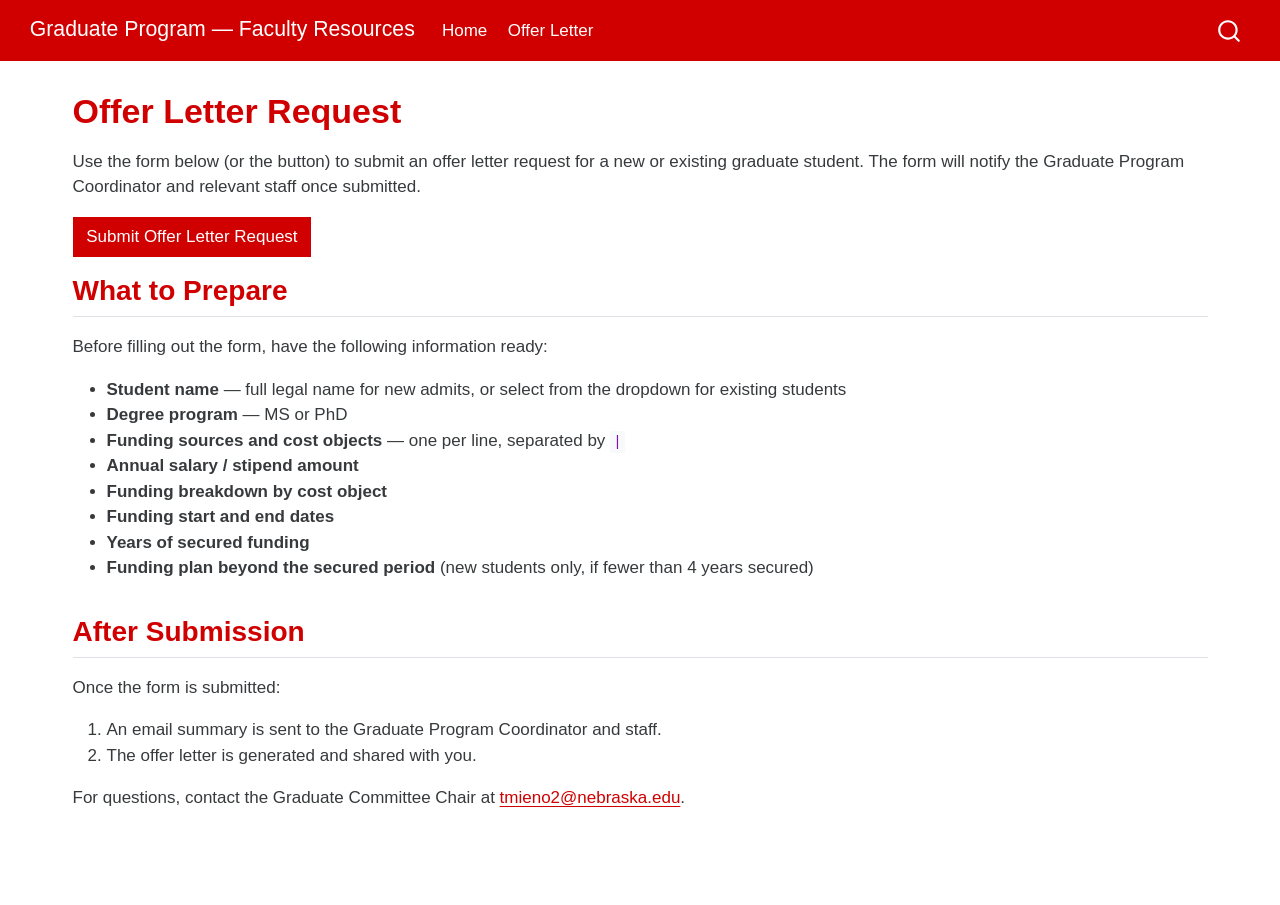
<file: docs/offer-letter.html>
<!DOCTYPE html>
<html xmlns="http://www.w3.org/1999/xhtml" lang="en" xml:lang="en"><head>

<meta charset="utf-8">
<meta name="generator" content="quarto-1.7.32">

<meta name="viewport" content="width=device-width, initial-scale=1.0, user-scalable=yes">


<title>Offer Letter Request – Graduate Program — Faculty Resources</title>
<style>
code{white-space: pre-wrap;}
span.smallcaps{font-variant: small-caps;}
div.columns{display: flex; gap: min(4vw, 1.5em);}
div.column{flex: auto; overflow-x: auto;}
div.hanging-indent{margin-left: 1.5em; text-indent: -1.5em;}
ul.task-list{list-style: none;}
ul.task-list li input[type="checkbox"] {
  width: 0.8em;
  margin: 0 0.8em 0.2em -1em; /* quarto-specific, see https://github.com/quarto-dev/quarto-cli/issues/4556 */ 
  vertical-align: middle;
}
</style>


<script src="site_libs/quarto-nav/quarto-nav.js"></script>
<script src="site_libs/quarto-nav/headroom.min.js"></script>
<script src="site_libs/clipboard/clipboard.min.js"></script>
<script src="site_libs/quarto-search/autocomplete.umd.js"></script>
<script src="site_libs/quarto-search/fuse.min.js"></script>
<script src="site_libs/quarto-search/quarto-search.js"></script>
<meta name="quarto:offset" content="./">
<script src="site_libs/quarto-html/quarto.js" type="module"></script>
<script src="site_libs/quarto-html/tabsets/tabsets.js" type="module"></script>
<script src="site_libs/quarto-html/popper.min.js"></script>
<script src="site_libs/quarto-html/tippy.umd.min.js"></script>
<script src="site_libs/quarto-html/anchor.min.js"></script>
<link href="site_libs/quarto-html/tippy.css" rel="stylesheet">
<link href="site_libs/quarto-html/quarto-syntax-highlighting-37eea08aefeeee20ff55810ff984fec1.css" rel="stylesheet" id="quarto-text-highlighting-styles">
<script src="site_libs/bootstrap/bootstrap.min.js"></script>
<link href="site_libs/bootstrap/bootstrap-icons.css" rel="stylesheet">
<link href="site_libs/bootstrap/bootstrap-75c5edff197cda3cdc5ed9a841f1afc7.min.css" rel="stylesheet" append-hash="true" id="quarto-bootstrap" data-mode="light">
<script id="quarto-search-options" type="application/json">{
  "location": "navbar",
  "copy-button": false,
  "collapse-after": 3,
  "panel-placement": "end",
  "type": "overlay",
  "limit": 50,
  "keyboard-shortcut": [
    "f",
    "/",
    "s"
  ],
  "show-item-context": false,
  "language": {
    "search-no-results-text": "No results",
    "search-matching-documents-text": "matching documents",
    "search-copy-link-title": "Copy link to search",
    "search-hide-matches-text": "Hide additional matches",
    "search-more-match-text": "more match in this document",
    "search-more-matches-text": "more matches in this document",
    "search-clear-button-title": "Clear",
    "search-text-placeholder": "",
    "search-detached-cancel-button-title": "Cancel",
    "search-submit-button-title": "Submit",
    "search-label": "Search"
  }
}</script>


<meta property="og:title" content="Offer Letter Request – Graduate Program — Faculty Resources">
<meta property="og:description" content="">
<meta property="og:site_name" content="Graduate Program — Faculty Resources">
</head>

<body class="nav-fixed quarto-light">

<div id="quarto-search-results"></div>
  <header id="quarto-header" class="headroom fixed-top">
    <nav class="navbar navbar-expand-lg " data-bs-theme="dark">
      <div class="navbar-container container-fluid">
      <div class="navbar-brand-container mx-auto">
    <a class="navbar-brand" href="./index.html">
    <span class="navbar-title">Graduate Program — Faculty Resources</span>
    </a>
  </div>
            <div id="quarto-search" class="" title="Search"></div>
          <button class="navbar-toggler" type="button" data-bs-toggle="collapse" data-bs-target="#navbarCollapse" aria-controls="navbarCollapse" role="menu" aria-expanded="false" aria-label="Toggle navigation" onclick="if (window.quartoToggleHeadroom) { window.quartoToggleHeadroom(); }">
  <span class="navbar-toggler-icon"></span>
</button>
          <div class="collapse navbar-collapse" id="navbarCollapse">
            <ul class="navbar-nav navbar-nav-scroll me-auto">
  <li class="nav-item">
    <a class="nav-link" href="./index.html"> 
<span class="menu-text">Home</span></a>
  </li>  
  <li class="nav-item">
    <a class="nav-link active" href="./offer-letter.html" aria-current="page"> 
<span class="menu-text">Offer Letter</span></a>
  </li>  
</ul>
          </div> <!-- /navcollapse -->
            <div class="quarto-navbar-tools">
</div>
      </div> <!-- /container-fluid -->
    </nav>
</header>
<!-- content -->
<div id="quarto-content" class="quarto-container page-columns page-rows-contents page-layout-full page-navbar">
<!-- sidebar -->
<!-- margin-sidebar -->
    
<!-- main -->
<main class="content column-page" id="quarto-document-content">

<header id="title-block-header" class="quarto-title-block default">
<div class="quarto-title">
<h1 class="title">Offer Letter Request</h1>
</div>



<div class="quarto-title-meta column-page">

    
  
    
  </div>
  


</header>


<p>Use the form below (or the button) to submit an offer letter request for a new or existing graduate student. The form will notify the Graduate Program Coordinator and relevant staff once submitted.</p>
<p><a href="https://docs.google.com/forms/d/e/1FAIpQLSeupuR_eY2r1kgI58g_GwN_kWPKI2zisCxuJLwsuDWDa9odgg/viewform" class="btn btn-primary">Submit Offer Letter Request</a></p>
<section id="what-to-prepare" class="level2">
<h2 class="anchored" data-anchor-id="what-to-prepare">What to Prepare</h2>
<p>Before filling out the form, have the following information ready:</p>
<ul>
<li><strong>Student name</strong> — full legal name for new admits, or select from the dropdown for existing students</li>
<li><strong>Degree program</strong> — MS or PhD</li>
<li><strong>Funding sources and cost objects</strong> — one per line, separated by <code>|</code></li>
<li><strong>Annual salary / stipend amount</strong></li>
<li><strong>Funding breakdown by cost object</strong></li>
<li><strong>Funding start and end dates</strong></li>
<li><strong>Years of secured funding</strong></li>
<li><strong>Funding plan beyond the secured period</strong> (new students only, if fewer than 4 years secured)</li>
</ul>
</section>
<section id="after-submission" class="level2">
<h2 class="anchored" data-anchor-id="after-submission">After Submission</h2>
<p>Once the form is submitted:</p>
<ol type="1">
<li>An email summary is sent to the Graduate Program Coordinator and staff.</li>
<li>The offer letter is generated and shared with you.</li>
</ol>
<p>For questions, contact the Graduate Committee Chair at <a href="mailto:tmieno2@nebraska.edu">tmieno2@nebraska.edu</a>.</p>


</section>

</main> <!-- /main -->
<script id="quarto-html-after-body" type="application/javascript">
  window.document.addEventListener("DOMContentLoaded", function (event) {
    const icon = "";
    const anchorJS = new window.AnchorJS();
    anchorJS.options = {
      placement: 'right',
      icon: icon
    };
    anchorJS.add('.anchored');
    const isCodeAnnotation = (el) => {
      for (const clz of el.classList) {
        if (clz.startsWith('code-annotation-')) {                     
          return true;
        }
      }
      return false;
    }
    const onCopySuccess = function(e) {
      // button target
      const button = e.trigger;
      // don't keep focus
      button.blur();
      // flash "checked"
      button.classList.add('code-copy-button-checked');
      var currentTitle = button.getAttribute("title");
      button.setAttribute("title", "Copied!");
      let tooltip;
      if (window.bootstrap) {
        button.setAttribute("data-bs-toggle", "tooltip");
        button.setAttribute("data-bs-placement", "left");
        button.setAttribute("data-bs-title", "Copied!");
        tooltip = new bootstrap.Tooltip(button, 
          { trigger: "manual", 
            customClass: "code-copy-button-tooltip",
            offset: [0, -8]});
        tooltip.show();    
      }
      setTimeout(function() {
        if (tooltip) {
          tooltip.hide();
          button.removeAttribute("data-bs-title");
          button.removeAttribute("data-bs-toggle");
          button.removeAttribute("data-bs-placement");
        }
        button.setAttribute("title", currentTitle);
        button.classList.remove('code-copy-button-checked');
      }, 1000);
      // clear code selection
      e.clearSelection();
    }
    const getTextToCopy = function(trigger) {
        const codeEl = trigger.previousElementSibling.cloneNode(true);
        for (const childEl of codeEl.children) {
          if (isCodeAnnotation(childEl)) {
            childEl.remove();
          }
        }
        return codeEl.innerText;
    }
    const clipboard = new window.ClipboardJS('.code-copy-button:not([data-in-quarto-modal])', {
      text: getTextToCopy
    });
    clipboard.on('success', onCopySuccess);
    if (window.document.getElementById('quarto-embedded-source-code-modal')) {
      const clipboardModal = new window.ClipboardJS('.code-copy-button[data-in-quarto-modal]', {
        text: getTextToCopy,
        container: window.document.getElementById('quarto-embedded-source-code-modal')
      });
      clipboardModal.on('success', onCopySuccess);
    }
      var localhostRegex = new RegExp(/^(?:http|https):\/\/localhost\:?[0-9]*\//);
      var mailtoRegex = new RegExp(/^mailto:/);
        var filterRegex = new RegExp('/' + window.location.host + '/');
      var isInternal = (href) => {
          return filterRegex.test(href) || localhostRegex.test(href) || mailtoRegex.test(href);
      }
      // Inspect non-navigation links and adorn them if external
     var links = window.document.querySelectorAll('a[href]:not(.nav-link):not(.navbar-brand):not(.toc-action):not(.sidebar-link):not(.sidebar-item-toggle):not(.pagination-link):not(.no-external):not([aria-hidden]):not(.dropdown-item):not(.quarto-navigation-tool):not(.about-link)');
      for (var i=0; i<links.length; i++) {
        const link = links[i];
        if (!isInternal(link.href)) {
          // undo the damage that might have been done by quarto-nav.js in the case of
          // links that we want to consider external
          if (link.dataset.originalHref !== undefined) {
            link.href = link.dataset.originalHref;
          }
        }
      }
    function tippyHover(el, contentFn, onTriggerFn, onUntriggerFn) {
      const config = {
        allowHTML: true,
        maxWidth: 500,
        delay: 100,
        arrow: false,
        appendTo: function(el) {
            return el.parentElement;
        },
        interactive: true,
        interactiveBorder: 10,
        theme: 'quarto',
        placement: 'bottom-start',
      };
      if (contentFn) {
        config.content = contentFn;
      }
      if (onTriggerFn) {
        config.onTrigger = onTriggerFn;
      }
      if (onUntriggerFn) {
        config.onUntrigger = onUntriggerFn;
      }
      window.tippy(el, config); 
    }
    const noterefs = window.document.querySelectorAll('a[role="doc-noteref"]');
    for (var i=0; i<noterefs.length; i++) {
      const ref = noterefs[i];
      tippyHover(ref, function() {
        // use id or data attribute instead here
        let href = ref.getAttribute('data-footnote-href') || ref.getAttribute('href');
        try { href = new URL(href).hash; } catch {}
        const id = href.replace(/^#\/?/, "");
        const note = window.document.getElementById(id);
        if (note) {
          return note.innerHTML;
        } else {
          return "";
        }
      });
    }
    const xrefs = window.document.querySelectorAll('a.quarto-xref');
    const processXRef = (id, note) => {
      // Strip column container classes
      const stripColumnClz = (el) => {
        el.classList.remove("page-full", "page-columns");
        if (el.children) {
          for (const child of el.children) {
            stripColumnClz(child);
          }
        }
      }
      stripColumnClz(note)
      if (id === null || id.startsWith('sec-')) {
        // Special case sections, only their first couple elements
        const container = document.createElement("div");
        if (note.children && note.children.length > 2) {
          container.appendChild(note.children[0].cloneNode(true));
          for (let i = 1; i < note.children.length; i++) {
            const child = note.children[i];
            if (child.tagName === "P" && child.innerText === "") {
              continue;
            } else {
              container.appendChild(child.cloneNode(true));
              break;
            }
          }
          if (window.Quarto?.typesetMath) {
            window.Quarto.typesetMath(container);
          }
          return container.innerHTML
        } else {
          if (window.Quarto?.typesetMath) {
            window.Quarto.typesetMath(note);
          }
          return note.innerHTML;
        }
      } else {
        // Remove any anchor links if they are present
        const anchorLink = note.querySelector('a.anchorjs-link');
        if (anchorLink) {
          anchorLink.remove();
        }
        if (window.Quarto?.typesetMath) {
          window.Quarto.typesetMath(note);
        }
        if (note.classList.contains("callout")) {
          return note.outerHTML;
        } else {
          return note.innerHTML;
        }
      }
    }
    for (var i=0; i<xrefs.length; i++) {
      const xref = xrefs[i];
      tippyHover(xref, undefined, function(instance) {
        instance.disable();
        let url = xref.getAttribute('href');
        let hash = undefined; 
        if (url.startsWith('#')) {
          hash = url;
        } else {
          try { hash = new URL(url).hash; } catch {}
        }
        if (hash) {
          const id = hash.replace(/^#\/?/, "");
          const note = window.document.getElementById(id);
          if (note !== null) {
            try {
              const html = processXRef(id, note.cloneNode(true));
              instance.setContent(html);
            } finally {
              instance.enable();
              instance.show();
            }
          } else {
            // See if we can fetch this
            fetch(url.split('#')[0])
            .then(res => res.text())
            .then(html => {
              const parser = new DOMParser();
              const htmlDoc = parser.parseFromString(html, "text/html");
              const note = htmlDoc.getElementById(id);
              if (note !== null) {
                const html = processXRef(id, note);
                instance.setContent(html);
              } 
            }).finally(() => {
              instance.enable();
              instance.show();
            });
          }
        } else {
          // See if we can fetch a full url (with no hash to target)
          // This is a special case and we should probably do some content thinning / targeting
          fetch(url)
          .then(res => res.text())
          .then(html => {
            const parser = new DOMParser();
            const htmlDoc = parser.parseFromString(html, "text/html");
            const note = htmlDoc.querySelector('main.content');
            if (note !== null) {
              // This should only happen for chapter cross references
              // (since there is no id in the URL)
              // remove the first header
              if (note.children.length > 0 && note.children[0].tagName === "HEADER") {
                note.children[0].remove();
              }
              const html = processXRef(null, note);
              instance.setContent(html);
            } 
          }).finally(() => {
            instance.enable();
            instance.show();
          });
        }
      }, function(instance) {
      });
    }
        let selectedAnnoteEl;
        const selectorForAnnotation = ( cell, annotation) => {
          let cellAttr = 'data-code-cell="' + cell + '"';
          let lineAttr = 'data-code-annotation="' +  annotation + '"';
          const selector = 'span[' + cellAttr + '][' + lineAttr + ']';
          return selector;
        }
        const selectCodeLines = (annoteEl) => {
          const doc = window.document;
          const targetCell = annoteEl.getAttribute("data-target-cell");
          const targetAnnotation = annoteEl.getAttribute("data-target-annotation");
          const annoteSpan = window.document.querySelector(selectorForAnnotation(targetCell, targetAnnotation));
          const lines = annoteSpan.getAttribute("data-code-lines").split(",");
          const lineIds = lines.map((line) => {
            return targetCell + "-" + line;
          })
          let top = null;
          let height = null;
          let parent = null;
          if (lineIds.length > 0) {
              //compute the position of the single el (top and bottom and make a div)
              const el = window.document.getElementById(lineIds[0]);
              top = el.offsetTop;
              height = el.offsetHeight;
              parent = el.parentElement.parentElement;
            if (lineIds.length > 1) {
              const lastEl = window.document.getElementById(lineIds[lineIds.length - 1]);
              const bottom = lastEl.offsetTop + lastEl.offsetHeight;
              height = bottom - top;
            }
            if (top !== null && height !== null && parent !== null) {
              // cook up a div (if necessary) and position it 
              let div = window.document.getElementById("code-annotation-line-highlight");
              if (div === null) {
                div = window.document.createElement("div");
                div.setAttribute("id", "code-annotation-line-highlight");
                div.style.position = 'absolute';
                parent.appendChild(div);
              }
              div.style.top = top - 2 + "px";
              div.style.height = height + 4 + "px";
              div.style.left = 0;
              let gutterDiv = window.document.getElementById("code-annotation-line-highlight-gutter");
              if (gutterDiv === null) {
                gutterDiv = window.document.createElement("div");
                gutterDiv.setAttribute("id", "code-annotation-line-highlight-gutter");
                gutterDiv.style.position = 'absolute';
                const codeCell = window.document.getElementById(targetCell);
                const gutter = codeCell.querySelector('.code-annotation-gutter');
                gutter.appendChild(gutterDiv);
              }
              gutterDiv.style.top = top - 2 + "px";
              gutterDiv.style.height = height + 4 + "px";
            }
            selectedAnnoteEl = annoteEl;
          }
        };
        const unselectCodeLines = () => {
          const elementsIds = ["code-annotation-line-highlight", "code-annotation-line-highlight-gutter"];
          elementsIds.forEach((elId) => {
            const div = window.document.getElementById(elId);
            if (div) {
              div.remove();
            }
          });
          selectedAnnoteEl = undefined;
        };
          // Handle positioning of the toggle
      window.addEventListener(
        "resize",
        throttle(() => {
          elRect = undefined;
          if (selectedAnnoteEl) {
            selectCodeLines(selectedAnnoteEl);
          }
        }, 10)
      );
      function throttle(fn, ms) {
      let throttle = false;
      let timer;
        return (...args) => {
          if(!throttle) { // first call gets through
              fn.apply(this, args);
              throttle = true;
          } else { // all the others get throttled
              if(timer) clearTimeout(timer); // cancel #2
              timer = setTimeout(() => {
                fn.apply(this, args);
                timer = throttle = false;
              }, ms);
          }
        };
      }
        // Attach click handler to the DT
        const annoteDls = window.document.querySelectorAll('dt[data-target-cell]');
        for (const annoteDlNode of annoteDls) {
          annoteDlNode.addEventListener('click', (event) => {
            const clickedEl = event.target;
            if (clickedEl !== selectedAnnoteEl) {
              unselectCodeLines();
              const activeEl = window.document.querySelector('dt[data-target-cell].code-annotation-active');
              if (activeEl) {
                activeEl.classList.remove('code-annotation-active');
              }
              selectCodeLines(clickedEl);
              clickedEl.classList.add('code-annotation-active');
            } else {
              // Unselect the line
              unselectCodeLines();
              clickedEl.classList.remove('code-annotation-active');
            }
          });
        }
    const findCites = (el) => {
      const parentEl = el.parentElement;
      if (parentEl) {
        const cites = parentEl.dataset.cites;
        if (cites) {
          return {
            el,
            cites: cites.split(' ')
          };
        } else {
          return findCites(el.parentElement)
        }
      } else {
        return undefined;
      }
    };
    var bibliorefs = window.document.querySelectorAll('a[role="doc-biblioref"]');
    for (var i=0; i<bibliorefs.length; i++) {
      const ref = bibliorefs[i];
      const citeInfo = findCites(ref);
      if (citeInfo) {
        tippyHover(citeInfo.el, function() {
          var popup = window.document.createElement('div');
          citeInfo.cites.forEach(function(cite) {
            var citeDiv = window.document.createElement('div');
            citeDiv.classList.add('hanging-indent');
            citeDiv.classList.add('csl-entry');
            var biblioDiv = window.document.getElementById('ref-' + cite);
            if (biblioDiv) {
              citeDiv.innerHTML = biblioDiv.innerHTML;
            }
            popup.appendChild(citeDiv);
          });
          return popup.innerHTML;
        });
      }
    }
  });
  </script>
</div> <!-- /content -->




</body></html>
</file>
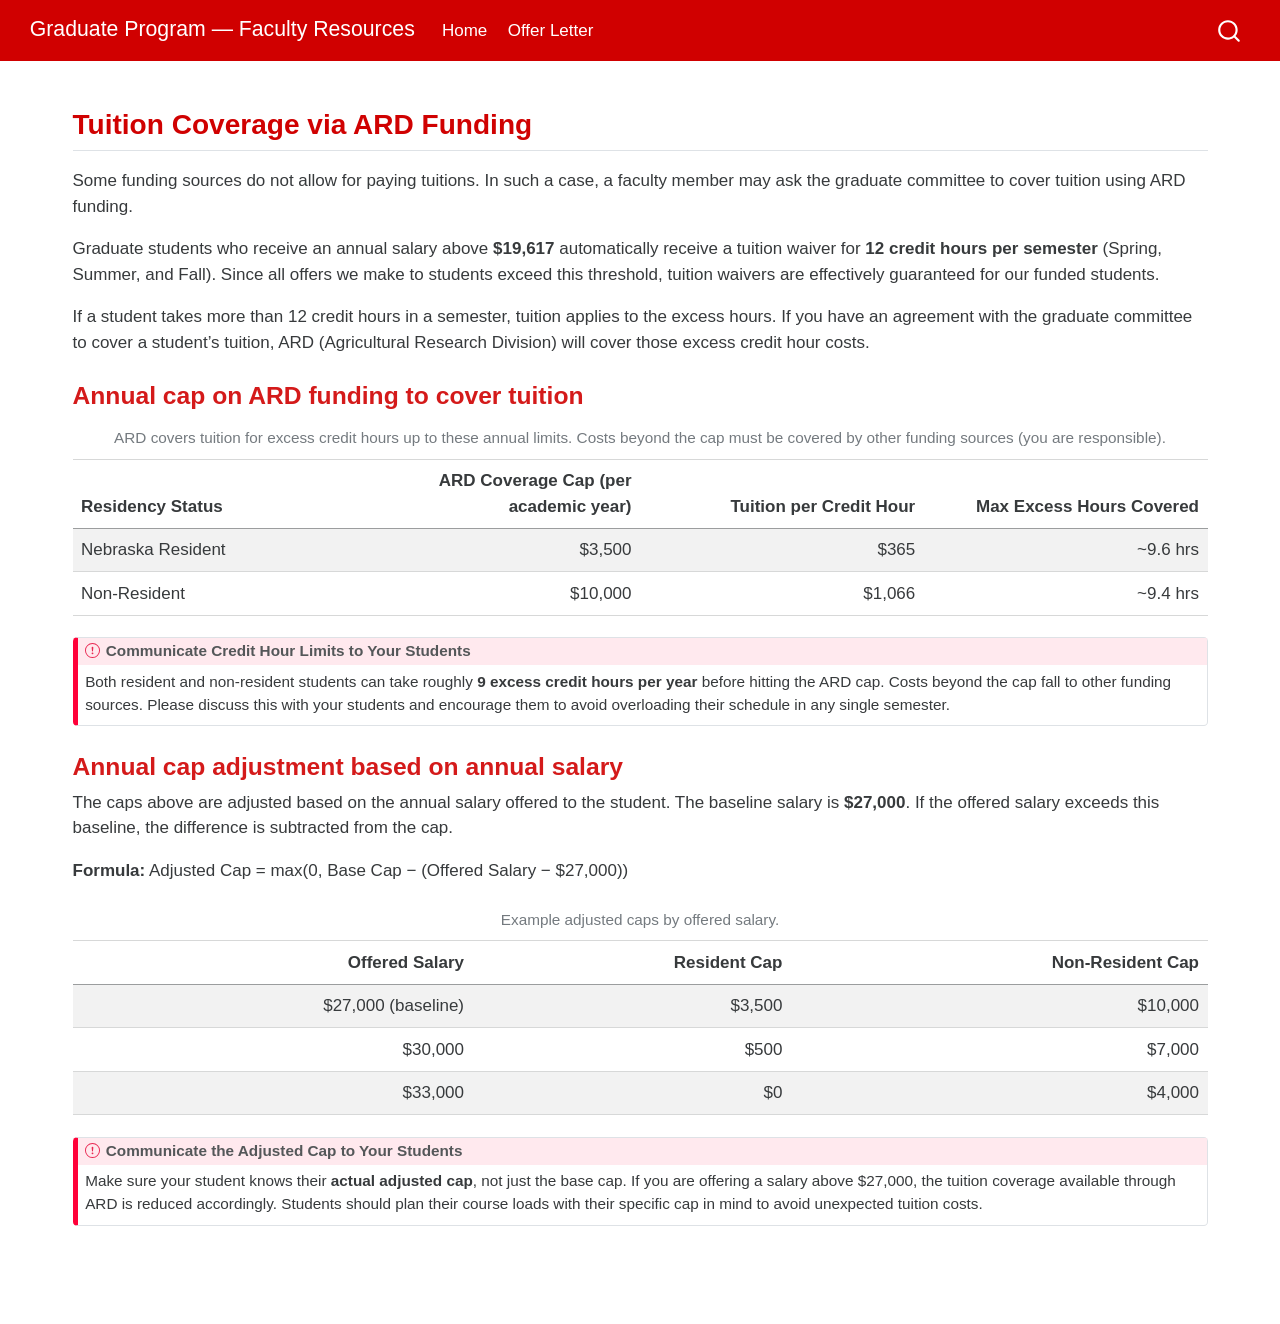
<file: docs/tution-coverage-ard.html>
<!DOCTYPE html>
<html xmlns="http://www.w3.org/1999/xhtml" lang="en" xml:lang="en"><head>

<meta charset="utf-8">
<meta name="generator" content="quarto-1.7.32">

<meta name="viewport" content="width=device-width, initial-scale=1.0, user-scalable=yes">


<title>tution-coverage-ard – Graduate Program — Faculty Resources</title>
<style>
code{white-space: pre-wrap;}
span.smallcaps{font-variant: small-caps;}
div.columns{display: flex; gap: min(4vw, 1.5em);}
div.column{flex: auto; overflow-x: auto;}
div.hanging-indent{margin-left: 1.5em; text-indent: -1.5em;}
ul.task-list{list-style: none;}
ul.task-list li input[type="checkbox"] {
  width: 0.8em;
  margin: 0 0.8em 0.2em -1em; /* quarto-specific, see https://github.com/quarto-dev/quarto-cli/issues/4556 */ 
  vertical-align: middle;
}
</style>


<script src="site_libs/quarto-nav/quarto-nav.js"></script>
<script src="site_libs/quarto-nav/headroom.min.js"></script>
<script src="site_libs/clipboard/clipboard.min.js"></script>
<script src="site_libs/quarto-search/autocomplete.umd.js"></script>
<script src="site_libs/quarto-search/fuse.min.js"></script>
<script src="site_libs/quarto-search/quarto-search.js"></script>
<meta name="quarto:offset" content="./">
<script src="site_libs/quarto-html/quarto.js" type="module"></script>
<script src="site_libs/quarto-html/tabsets/tabsets.js" type="module"></script>
<script src="site_libs/quarto-html/popper.min.js"></script>
<script src="site_libs/quarto-html/tippy.umd.min.js"></script>
<script src="site_libs/quarto-html/anchor.min.js"></script>
<link href="site_libs/quarto-html/tippy.css" rel="stylesheet">
<link href="site_libs/quarto-html/quarto-syntax-highlighting-37eea08aefeeee20ff55810ff984fec1.css" rel="stylesheet" id="quarto-text-highlighting-styles">
<script src="site_libs/bootstrap/bootstrap.min.js"></script>
<link href="site_libs/bootstrap/bootstrap-icons.css" rel="stylesheet">
<link href="site_libs/bootstrap/bootstrap-75c5edff197cda3cdc5ed9a841f1afc7.min.css" rel="stylesheet" append-hash="true" id="quarto-bootstrap" data-mode="light">
<script id="quarto-search-options" type="application/json">{
  "location": "navbar",
  "copy-button": false,
  "collapse-after": 3,
  "panel-placement": "end",
  "type": "overlay",
  "limit": 50,
  "keyboard-shortcut": [
    "f",
    "/",
    "s"
  ],
  "show-item-context": false,
  "language": {
    "search-no-results-text": "No results",
    "search-matching-documents-text": "matching documents",
    "search-copy-link-title": "Copy link to search",
    "search-hide-matches-text": "Hide additional matches",
    "search-more-match-text": "more match in this document",
    "search-more-matches-text": "more matches in this document",
    "search-clear-button-title": "Clear",
    "search-text-placeholder": "",
    "search-detached-cancel-button-title": "Cancel",
    "search-submit-button-title": "Submit",
    "search-label": "Search"
  }
}</script>


<meta property="og:title" content="Graduate Program — Faculty Resources">
<meta property="og:description" content="">
<meta property="og:site_name" content="Graduate Program — Faculty Resources">
</head>

<body class="nav-fixed quarto-light">

<div id="quarto-search-results"></div>
  <header id="quarto-header" class="headroom fixed-top">
    <nav class="navbar navbar-expand-lg " data-bs-theme="dark">
      <div class="navbar-container container-fluid">
      <div class="navbar-brand-container mx-auto">
    <a class="navbar-brand" href="./index.html">
    <span class="navbar-title">Graduate Program — Faculty Resources</span>
    </a>
  </div>
            <div id="quarto-search" class="" title="Search"></div>
          <button class="navbar-toggler" type="button" data-bs-toggle="collapse" data-bs-target="#navbarCollapse" aria-controls="navbarCollapse" role="menu" aria-expanded="false" aria-label="Toggle navigation" onclick="if (window.quartoToggleHeadroom) { window.quartoToggleHeadroom(); }">
  <span class="navbar-toggler-icon"></span>
</button>
          <div class="collapse navbar-collapse" id="navbarCollapse">
            <ul class="navbar-nav navbar-nav-scroll me-auto">
  <li class="nav-item">
    <a class="nav-link" href="./index.html"> 
<span class="menu-text">Home</span></a>
  </li>  
  <li class="nav-item">
    <a class="nav-link" href="./offer-letter.html"> 
<span class="menu-text">Offer Letter</span></a>
  </li>  
</ul>
          </div> <!-- /navcollapse -->
            <div class="quarto-navbar-tools">
</div>
      </div> <!-- /container-fluid -->
    </nav>
</header>
<!-- content -->
<div id="quarto-content" class="quarto-container page-columns page-rows-contents page-layout-full page-navbar">
<!-- sidebar -->
<!-- margin-sidebar -->
    
<!-- main -->
<main class="content column-page" id="quarto-document-content"><header id="title-block-header" class="quarto-title-block"></header>




<section id="tuition-coverage-via-ard-funding" class="level2">
<h2 class="anchored" data-anchor-id="tuition-coverage-via-ard-funding">Tuition Coverage via ARD Funding</h2>
<p>Some funding sources do not allow for paying tuitions. In such a case, a faculty member may ask the graduate committee to cover tuition using ARD funding.</p>
<p>Graduate students who receive an annual salary above <strong>$19,617</strong> automatically receive a tuition waiver for <strong>12 credit hours per semester</strong> (Spring, Summer, and Fall). Since all offers we make to students exceed this threshold, tuition waivers are effectively guaranteed for our funded students.</p>
<p>If a student takes more than 12 credit hours in a semester, tuition applies to the excess hours. If you have an agreement with the graduate committee to cover a student’s tuition, ARD (Agricultural Research Division) will cover those excess credit hour costs.</p>
<section id="annual-cap-on-ard-funding-to-cover-tuition" class="level3">
<h3 class="anchored" data-anchor-id="annual-cap-on-ard-funding-to-cover-tuition">Annual cap on ARD funding to cover tuition</h3>
<table class="table-striped caption-top table">
<caption>ARD covers tuition for excess credit hours up to these annual limits. Costs beyond the cap must be covered by other funding sources (you are responsible).</caption>
<colgroup>
<col style="width: 25%">
<col style="width: 25%">
<col style="width: 25%">
<col style="width: 25%">
</colgroup>
<thead>
<tr class="header">
<th style="text-align: left;">Residency Status</th>
<th style="text-align: right;">ARD Coverage Cap (per academic year)</th>
<th style="text-align: right;">Tuition per Credit Hour</th>
<th style="text-align: right;">Max Excess Hours Covered</th>
</tr>
</thead>
<tbody>
<tr class="odd">
<td style="text-align: left;">Nebraska Resident</td>
<td style="text-align: right;">$3,500</td>
<td style="text-align: right;">$365</td>
<td style="text-align: right;">~9.6 hrs</td>
</tr>
<tr class="even">
<td style="text-align: left;">Non-Resident</td>
<td style="text-align: right;">$10,000</td>
<td style="text-align: right;">$1,066</td>
<td style="text-align: right;">~9.4 hrs</td>
</tr>
</tbody>
</table>
<div class="callout callout-style-default callout-important callout-titled">
<div class="callout-header d-flex align-content-center">
<div class="callout-icon-container">
<i class="callout-icon"></i>
</div>
<div class="callout-title-container flex-fill">
Communicate Credit Hour Limits to Your Students
</div>
</div>
<div class="callout-body-container callout-body">
<p>Both resident and non-resident students can take roughly <strong>9 excess credit hours per year</strong> before hitting the ARD cap. Costs beyond the cap fall to other funding sources. Please discuss this with your students and encourage them to avoid overloading their schedule in any single semester.</p>
</div>
</div>
</section>
<section id="annual-cap-adjustment-based-on-annual-salary" class="level3">
<h3 class="anchored" data-anchor-id="annual-cap-adjustment-based-on-annual-salary">Annual cap adjustment based on annual salary</h3>
<p>The caps above are adjusted based on the annual salary offered to the student. The baseline salary is <strong>$27,000</strong>. If the offered salary exceeds this baseline, the difference is subtracted from the cap.</p>
<p><strong>Formula:</strong> Adjusted Cap = max(0, Base Cap − (Offered Salary − $27,000))</p>
<table class="table-striped caption-top table">
<caption>Example adjusted caps by offered salary.</caption>
<thead>
<tr class="header">
<th style="text-align: right;">Offered Salary</th>
<th style="text-align: right;">Resident Cap</th>
<th style="text-align: right;">Non-Resident Cap</th>
</tr>
</thead>
<tbody>
<tr class="odd">
<td style="text-align: right;">$27,000 (baseline)</td>
<td style="text-align: right;">$3,500</td>
<td style="text-align: right;">$10,000</td>
</tr>
<tr class="even">
<td style="text-align: right;">$30,000</td>
<td style="text-align: right;">$500</td>
<td style="text-align: right;">$7,000</td>
</tr>
<tr class="odd">
<td style="text-align: right;">$33,000</td>
<td style="text-align: right;">$0</td>
<td style="text-align: right;">$4,000</td>
</tr>
</tbody>
</table>
<div class="callout callout-style-default callout-important callout-titled">
<div class="callout-header d-flex align-content-center">
<div class="callout-icon-container">
<i class="callout-icon"></i>
</div>
<div class="callout-title-container flex-fill">
Communicate the Adjusted Cap to Your Students
</div>
</div>
<div class="callout-body-container callout-body">
<p>Make sure your student knows their <strong>actual adjusted cap</strong>, not just the base cap. If you are offering a salary above $27,000, the tuition coverage available through ARD is reduced accordingly. Students should plan their course loads with their specific cap in mind to avoid unexpected tuition costs.</p>
</div>
</div>


</section>
</section>

</main> <!-- /main -->
<script id="quarto-html-after-body" type="application/javascript">
  window.document.addEventListener("DOMContentLoaded", function (event) {
    const icon = "";
    const anchorJS = new window.AnchorJS();
    anchorJS.options = {
      placement: 'right',
      icon: icon
    };
    anchorJS.add('.anchored');
    const isCodeAnnotation = (el) => {
      for (const clz of el.classList) {
        if (clz.startsWith('code-annotation-')) {                     
          return true;
        }
      }
      return false;
    }
    const onCopySuccess = function(e) {
      // button target
      const button = e.trigger;
      // don't keep focus
      button.blur();
      // flash "checked"
      button.classList.add('code-copy-button-checked');
      var currentTitle = button.getAttribute("title");
      button.setAttribute("title", "Copied!");
      let tooltip;
      if (window.bootstrap) {
        button.setAttribute("data-bs-toggle", "tooltip");
        button.setAttribute("data-bs-placement", "left");
        button.setAttribute("data-bs-title", "Copied!");
        tooltip = new bootstrap.Tooltip(button, 
          { trigger: "manual", 
            customClass: "code-copy-button-tooltip",
            offset: [0, -8]});
        tooltip.show();    
      }
      setTimeout(function() {
        if (tooltip) {
          tooltip.hide();
          button.removeAttribute("data-bs-title");
          button.removeAttribute("data-bs-toggle");
          button.removeAttribute("data-bs-placement");
        }
        button.setAttribute("title", currentTitle);
        button.classList.remove('code-copy-button-checked');
      }, 1000);
      // clear code selection
      e.clearSelection();
    }
    const getTextToCopy = function(trigger) {
        const codeEl = trigger.previousElementSibling.cloneNode(true);
        for (const childEl of codeEl.children) {
          if (isCodeAnnotation(childEl)) {
            childEl.remove();
          }
        }
        return codeEl.innerText;
    }
    const clipboard = new window.ClipboardJS('.code-copy-button:not([data-in-quarto-modal])', {
      text: getTextToCopy
    });
    clipboard.on('success', onCopySuccess);
    if (window.document.getElementById('quarto-embedded-source-code-modal')) {
      const clipboardModal = new window.ClipboardJS('.code-copy-button[data-in-quarto-modal]', {
        text: getTextToCopy,
        container: window.document.getElementById('quarto-embedded-source-code-modal')
      });
      clipboardModal.on('success', onCopySuccess);
    }
      var localhostRegex = new RegExp(/^(?:http|https):\/\/localhost\:?[0-9]*\//);
      var mailtoRegex = new RegExp(/^mailto:/);
        var filterRegex = new RegExp('/' + window.location.host + '/');
      var isInternal = (href) => {
          return filterRegex.test(href) || localhostRegex.test(href) || mailtoRegex.test(href);
      }
      // Inspect non-navigation links and adorn them if external
     var links = window.document.querySelectorAll('a[href]:not(.nav-link):not(.navbar-brand):not(.toc-action):not(.sidebar-link):not(.sidebar-item-toggle):not(.pagination-link):not(.no-external):not([aria-hidden]):not(.dropdown-item):not(.quarto-navigation-tool):not(.about-link)');
      for (var i=0; i<links.length; i++) {
        const link = links[i];
        if (!isInternal(link.href)) {
          // undo the damage that might have been done by quarto-nav.js in the case of
          // links that we want to consider external
          if (link.dataset.originalHref !== undefined) {
            link.href = link.dataset.originalHref;
          }
        }
      }
    function tippyHover(el, contentFn, onTriggerFn, onUntriggerFn) {
      const config = {
        allowHTML: true,
        maxWidth: 500,
        delay: 100,
        arrow: false,
        appendTo: function(el) {
            return el.parentElement;
        },
        interactive: true,
        interactiveBorder: 10,
        theme: 'quarto',
        placement: 'bottom-start',
      };
      if (contentFn) {
        config.content = contentFn;
      }
      if (onTriggerFn) {
        config.onTrigger = onTriggerFn;
      }
      if (onUntriggerFn) {
        config.onUntrigger = onUntriggerFn;
      }
      window.tippy(el, config); 
    }
    const noterefs = window.document.querySelectorAll('a[role="doc-noteref"]');
    for (var i=0; i<noterefs.length; i++) {
      const ref = noterefs[i];
      tippyHover(ref, function() {
        // use id or data attribute instead here
        let href = ref.getAttribute('data-footnote-href') || ref.getAttribute('href');
        try { href = new URL(href).hash; } catch {}
        const id = href.replace(/^#\/?/, "");
        const note = window.document.getElementById(id);
        if (note) {
          return note.innerHTML;
        } else {
          return "";
        }
      });
    }
    const xrefs = window.document.querySelectorAll('a.quarto-xref');
    const processXRef = (id, note) => {
      // Strip column container classes
      const stripColumnClz = (el) => {
        el.classList.remove("page-full", "page-columns");
        if (el.children) {
          for (const child of el.children) {
            stripColumnClz(child);
          }
        }
      }
      stripColumnClz(note)
      if (id === null || id.startsWith('sec-')) {
        // Special case sections, only their first couple elements
        const container = document.createElement("div");
        if (note.children && note.children.length > 2) {
          container.appendChild(note.children[0].cloneNode(true));
          for (let i = 1; i < note.children.length; i++) {
            const child = note.children[i];
            if (child.tagName === "P" && child.innerText === "") {
              continue;
            } else {
              container.appendChild(child.cloneNode(true));
              break;
            }
          }
          if (window.Quarto?.typesetMath) {
            window.Quarto.typesetMath(container);
          }
          return container.innerHTML
        } else {
          if (window.Quarto?.typesetMath) {
            window.Quarto.typesetMath(note);
          }
          return note.innerHTML;
        }
      } else {
        // Remove any anchor links if they are present
        const anchorLink = note.querySelector('a.anchorjs-link');
        if (anchorLink) {
          anchorLink.remove();
        }
        if (window.Quarto?.typesetMath) {
          window.Quarto.typesetMath(note);
        }
        if (note.classList.contains("callout")) {
          return note.outerHTML;
        } else {
          return note.innerHTML;
        }
      }
    }
    for (var i=0; i<xrefs.length; i++) {
      const xref = xrefs[i];
      tippyHover(xref, undefined, function(instance) {
        instance.disable();
        let url = xref.getAttribute('href');
        let hash = undefined; 
        if (url.startsWith('#')) {
          hash = url;
        } else {
          try { hash = new URL(url).hash; } catch {}
        }
        if (hash) {
          const id = hash.replace(/^#\/?/, "");
          const note = window.document.getElementById(id);
          if (note !== null) {
            try {
              const html = processXRef(id, note.cloneNode(true));
              instance.setContent(html);
            } finally {
              instance.enable();
              instance.show();
            }
          } else {
            // See if we can fetch this
            fetch(url.split('#')[0])
            .then(res => res.text())
            .then(html => {
              const parser = new DOMParser();
              const htmlDoc = parser.parseFromString(html, "text/html");
              const note = htmlDoc.getElementById(id);
              if (note !== null) {
                const html = processXRef(id, note);
                instance.setContent(html);
              } 
            }).finally(() => {
              instance.enable();
              instance.show();
            });
          }
        } else {
          // See if we can fetch a full url (with no hash to target)
          // This is a special case and we should probably do some content thinning / targeting
          fetch(url)
          .then(res => res.text())
          .then(html => {
            const parser = new DOMParser();
            const htmlDoc = parser.parseFromString(html, "text/html");
            const note = htmlDoc.querySelector('main.content');
            if (note !== null) {
              // This should only happen for chapter cross references
              // (since there is no id in the URL)
              // remove the first header
              if (note.children.length > 0 && note.children[0].tagName === "HEADER") {
                note.children[0].remove();
              }
              const html = processXRef(null, note);
              instance.setContent(html);
            } 
          }).finally(() => {
            instance.enable();
            instance.show();
          });
        }
      }, function(instance) {
      });
    }
        let selectedAnnoteEl;
        const selectorForAnnotation = ( cell, annotation) => {
          let cellAttr = 'data-code-cell="' + cell + '"';
          let lineAttr = 'data-code-annotation="' +  annotation + '"';
          const selector = 'span[' + cellAttr + '][' + lineAttr + ']';
          return selector;
        }
        const selectCodeLines = (annoteEl) => {
          const doc = window.document;
          const targetCell = annoteEl.getAttribute("data-target-cell");
          const targetAnnotation = annoteEl.getAttribute("data-target-annotation");
          const annoteSpan = window.document.querySelector(selectorForAnnotation(targetCell, targetAnnotation));
          const lines = annoteSpan.getAttribute("data-code-lines").split(",");
          const lineIds = lines.map((line) => {
            return targetCell + "-" + line;
          })
          let top = null;
          let height = null;
          let parent = null;
          if (lineIds.length > 0) {
              //compute the position of the single el (top and bottom and make a div)
              const el = window.document.getElementById(lineIds[0]);
              top = el.offsetTop;
              height = el.offsetHeight;
              parent = el.parentElement.parentElement;
            if (lineIds.length > 1) {
              const lastEl = window.document.getElementById(lineIds[lineIds.length - 1]);
              const bottom = lastEl.offsetTop + lastEl.offsetHeight;
              height = bottom - top;
            }
            if (top !== null && height !== null && parent !== null) {
              // cook up a div (if necessary) and position it 
              let div = window.document.getElementById("code-annotation-line-highlight");
              if (div === null) {
                div = window.document.createElement("div");
                div.setAttribute("id", "code-annotation-line-highlight");
                div.style.position = 'absolute';
                parent.appendChild(div);
              }
              div.style.top = top - 2 + "px";
              div.style.height = height + 4 + "px";
              div.style.left = 0;
              let gutterDiv = window.document.getElementById("code-annotation-line-highlight-gutter");
              if (gutterDiv === null) {
                gutterDiv = window.document.createElement("div");
                gutterDiv.setAttribute("id", "code-annotation-line-highlight-gutter");
                gutterDiv.style.position = 'absolute';
                const codeCell = window.document.getElementById(targetCell);
                const gutter = codeCell.querySelector('.code-annotation-gutter');
                gutter.appendChild(gutterDiv);
              }
              gutterDiv.style.top = top - 2 + "px";
              gutterDiv.style.height = height + 4 + "px";
            }
            selectedAnnoteEl = annoteEl;
          }
        };
        const unselectCodeLines = () => {
          const elementsIds = ["code-annotation-line-highlight", "code-annotation-line-highlight-gutter"];
          elementsIds.forEach((elId) => {
            const div = window.document.getElementById(elId);
            if (div) {
              div.remove();
            }
          });
          selectedAnnoteEl = undefined;
        };
          // Handle positioning of the toggle
      window.addEventListener(
        "resize",
        throttle(() => {
          elRect = undefined;
          if (selectedAnnoteEl) {
            selectCodeLines(selectedAnnoteEl);
          }
        }, 10)
      );
      function throttle(fn, ms) {
      let throttle = false;
      let timer;
        return (...args) => {
          if(!throttle) { // first call gets through
              fn.apply(this, args);
              throttle = true;
          } else { // all the others get throttled
              if(timer) clearTimeout(timer); // cancel #2
              timer = setTimeout(() => {
                fn.apply(this, args);
                timer = throttle = false;
              }, ms);
          }
        };
      }
        // Attach click handler to the DT
        const annoteDls = window.document.querySelectorAll('dt[data-target-cell]');
        for (const annoteDlNode of annoteDls) {
          annoteDlNode.addEventListener('click', (event) => {
            const clickedEl = event.target;
            if (clickedEl !== selectedAnnoteEl) {
              unselectCodeLines();
              const activeEl = window.document.querySelector('dt[data-target-cell].code-annotation-active');
              if (activeEl) {
                activeEl.classList.remove('code-annotation-active');
              }
              selectCodeLines(clickedEl);
              clickedEl.classList.add('code-annotation-active');
            } else {
              // Unselect the line
              unselectCodeLines();
              clickedEl.classList.remove('code-annotation-active');
            }
          });
        }
    const findCites = (el) => {
      const parentEl = el.parentElement;
      if (parentEl) {
        const cites = parentEl.dataset.cites;
        if (cites) {
          return {
            el,
            cites: cites.split(' ')
          };
        } else {
          return findCites(el.parentElement)
        }
      } else {
        return undefined;
      }
    };
    var bibliorefs = window.document.querySelectorAll('a[role="doc-biblioref"]');
    for (var i=0; i<bibliorefs.length; i++) {
      const ref = bibliorefs[i];
      const citeInfo = findCites(ref);
      if (citeInfo) {
        tippyHover(citeInfo.el, function() {
          var popup = window.document.createElement('div');
          citeInfo.cites.forEach(function(cite) {
            var citeDiv = window.document.createElement('div');
            citeDiv.classList.add('hanging-indent');
            citeDiv.classList.add('csl-entry');
            var biblioDiv = window.document.getElementById('ref-' + cite);
            if (biblioDiv) {
              citeDiv.innerHTML = biblioDiv.innerHTML;
            }
            popup.appendChild(citeDiv);
          });
          return popup.innerHTML;
        });
      }
    }
  });
  </script>
</div> <!-- /content -->




</body></html>
</file>
<file: docs/site_libs/quarto-html/tippy.css>
.tippy-box[data-animation=fade][data-state=hidden]{opacity:0}[data-tippy-root]{max-width:calc(100vw - 10px)}.tippy-box{position:relative;background-color:#333;color:#fff;border-radius:4px;font-size:14px;line-height:1.4;white-space:normal;outline:0;transition-property:transform,visibility,opacity}.tippy-box[data-placement^=top]>.tippy-arrow{bottom:0}.tippy-box[data-placement^=top]>.tippy-arrow:before{bottom:-7px;left:0;border-width:8px 8px 0;border-top-color:initial;transform-origin:center top}.tippy-box[data-placement^=bottom]>.tippy-arrow{top:0}.tippy-box[data-placement^=bottom]>.tippy-arrow:before{top:-7px;left:0;border-width:0 8px 8px;border-bottom-color:initial;transform-origin:center bottom}.tippy-box[data-placement^=left]>.tippy-arrow{right:0}.tippy-box[data-placement^=left]>.tippy-arrow:before{border-width:8px 0 8px 8px;border-left-color:initial;right:-7px;transform-origin:center left}.tippy-box[data-placement^=right]>.tippy-arrow{left:0}.tippy-box[data-placement^=right]>.tippy-arrow:before{left:-7px;border-width:8px 8px 8px 0;border-right-color:initial;transform-origin:center right}.tippy-box[data-inertia][data-state=visible]{transition-timing-function:cubic-bezier(.54,1.5,.38,1.11)}.tippy-arrow{width:16px;height:16px;color:#333}.tippy-arrow:before{content:"";position:absolute;border-color:transparent;border-style:solid}.tippy-content{position:relative;padding:5px 9px;z-index:1}
</file>
<file: docs/site_libs/quarto-html/quarto-syntax-highlighting-37eea08aefeeee20ff55810ff984fec1.css>
/* quarto syntax highlight colors */
:root {
  --quarto-hl-ot-color: #003B4F;
  --quarto-hl-at-color: #657422;
  --quarto-hl-ss-color: #20794D;
  --quarto-hl-an-color: #5E5E5E;
  --quarto-hl-fu-color: #4758AB;
  --quarto-hl-st-color: #20794D;
  --quarto-hl-cf-color: #003B4F;
  --quarto-hl-op-color: #5E5E5E;
  --quarto-hl-er-color: #AD0000;
  --quarto-hl-bn-color: #AD0000;
  --quarto-hl-al-color: #AD0000;
  --quarto-hl-va-color: #111111;
  --quarto-hl-bu-color: inherit;
  --quarto-hl-ex-color: inherit;
  --quarto-hl-pp-color: #AD0000;
  --quarto-hl-in-color: #5E5E5E;
  --quarto-hl-vs-color: #20794D;
  --quarto-hl-wa-color: #5E5E5E;
  --quarto-hl-do-color: #5E5E5E;
  --quarto-hl-im-color: #00769E;
  --quarto-hl-ch-color: #20794D;
  --quarto-hl-dt-color: #AD0000;
  --quarto-hl-fl-color: #AD0000;
  --quarto-hl-co-color: #5E5E5E;
  --quarto-hl-cv-color: #5E5E5E;
  --quarto-hl-cn-color: #8f5902;
  --quarto-hl-sc-color: #5E5E5E;
  --quarto-hl-dv-color: #AD0000;
  --quarto-hl-kw-color: #003B4F;
}

/* other quarto variables */
:root {
  --quarto-font-monospace: SFMono-Regular, Menlo, Monaco, Consolas, "Liberation Mono", "Courier New", monospace;
}

/* syntax highlight based on Pandoc's rules */
pre > code.sourceCode > span {
  color: #003B4F;
}

code.sourceCode > span {
  color: #003B4F;
}

div.sourceCode,
div.sourceCode pre.sourceCode {
  color: #003B4F;
}

/* Normal */
code span {
  color: #003B4F;
}

/* Alert */
code span.al {
  color: #AD0000;
  font-style: inherit;
}

/* Annotation */
code span.an {
  color: #5E5E5E;
  font-style: inherit;
}

/* Attribute */
code span.at {
  color: #657422;
  font-style: inherit;
}

/* BaseN */
code span.bn {
  color: #AD0000;
  font-style: inherit;
}

/* BuiltIn */
code span.bu {
  font-style: inherit;
}

/* ControlFlow */
code span.cf {
  color: #003B4F;
  font-weight: bold;
  font-style: inherit;
}

/* Char */
code span.ch {
  color: #20794D;
  font-style: inherit;
}

/* Constant */
code span.cn {
  color: #8f5902;
  font-style: inherit;
}

/* Comment */
code span.co {
  color: #5E5E5E;
  font-style: inherit;
}

/* CommentVar */
code span.cv {
  color: #5E5E5E;
  font-style: italic;
}

/* Documentation */
code span.do {
  color: #5E5E5E;
  font-style: italic;
}

/* DataType */
code span.dt {
  color: #AD0000;
  font-style: inherit;
}

/* DecVal */
code span.dv {
  color: #AD0000;
  font-style: inherit;
}

/* Error */
code span.er {
  color: #AD0000;
  font-style: inherit;
}

/* Extension */
code span.ex {
  font-style: inherit;
}

/* Float */
code span.fl {
  color: #AD0000;
  font-style: inherit;
}

/* Function */
code span.fu {
  color: #4758AB;
  font-style: inherit;
}

/* Import */
code span.im {
  color: #00769E;
  font-style: inherit;
}

/* Information */
code span.in {
  color: #5E5E5E;
  font-style: inherit;
}

/* Keyword */
code span.kw {
  color: #003B4F;
  font-weight: bold;
  font-style: inherit;
}

/* Operator */
code span.op {
  color: #5E5E5E;
  font-style: inherit;
}

/* Other */
code span.ot {
  color: #003B4F;
  font-style: inherit;
}

/* Preprocessor */
code span.pp {
  color: #AD0000;
  font-style: inherit;
}

/* SpecialChar */
code span.sc {
  color: #5E5E5E;
  font-style: inherit;
}

/* SpecialString */
code span.ss {
  color: #20794D;
  font-style: inherit;
}

/* String */
code span.st {
  color: #20794D;
  font-style: inherit;
}

/* Variable */
code span.va {
  color: #111111;
  font-style: inherit;
}

/* VerbatimString */
code span.vs {
  color: #20794D;
  font-style: inherit;
}

/* Warning */
code span.wa {
  color: #5E5E5E;
  font-style: italic;
}

.prevent-inlining {
  content: "</";
}

/*# sourceMappingURL=27d3d809615f7771493d095567f04340.css.map */
</file>
